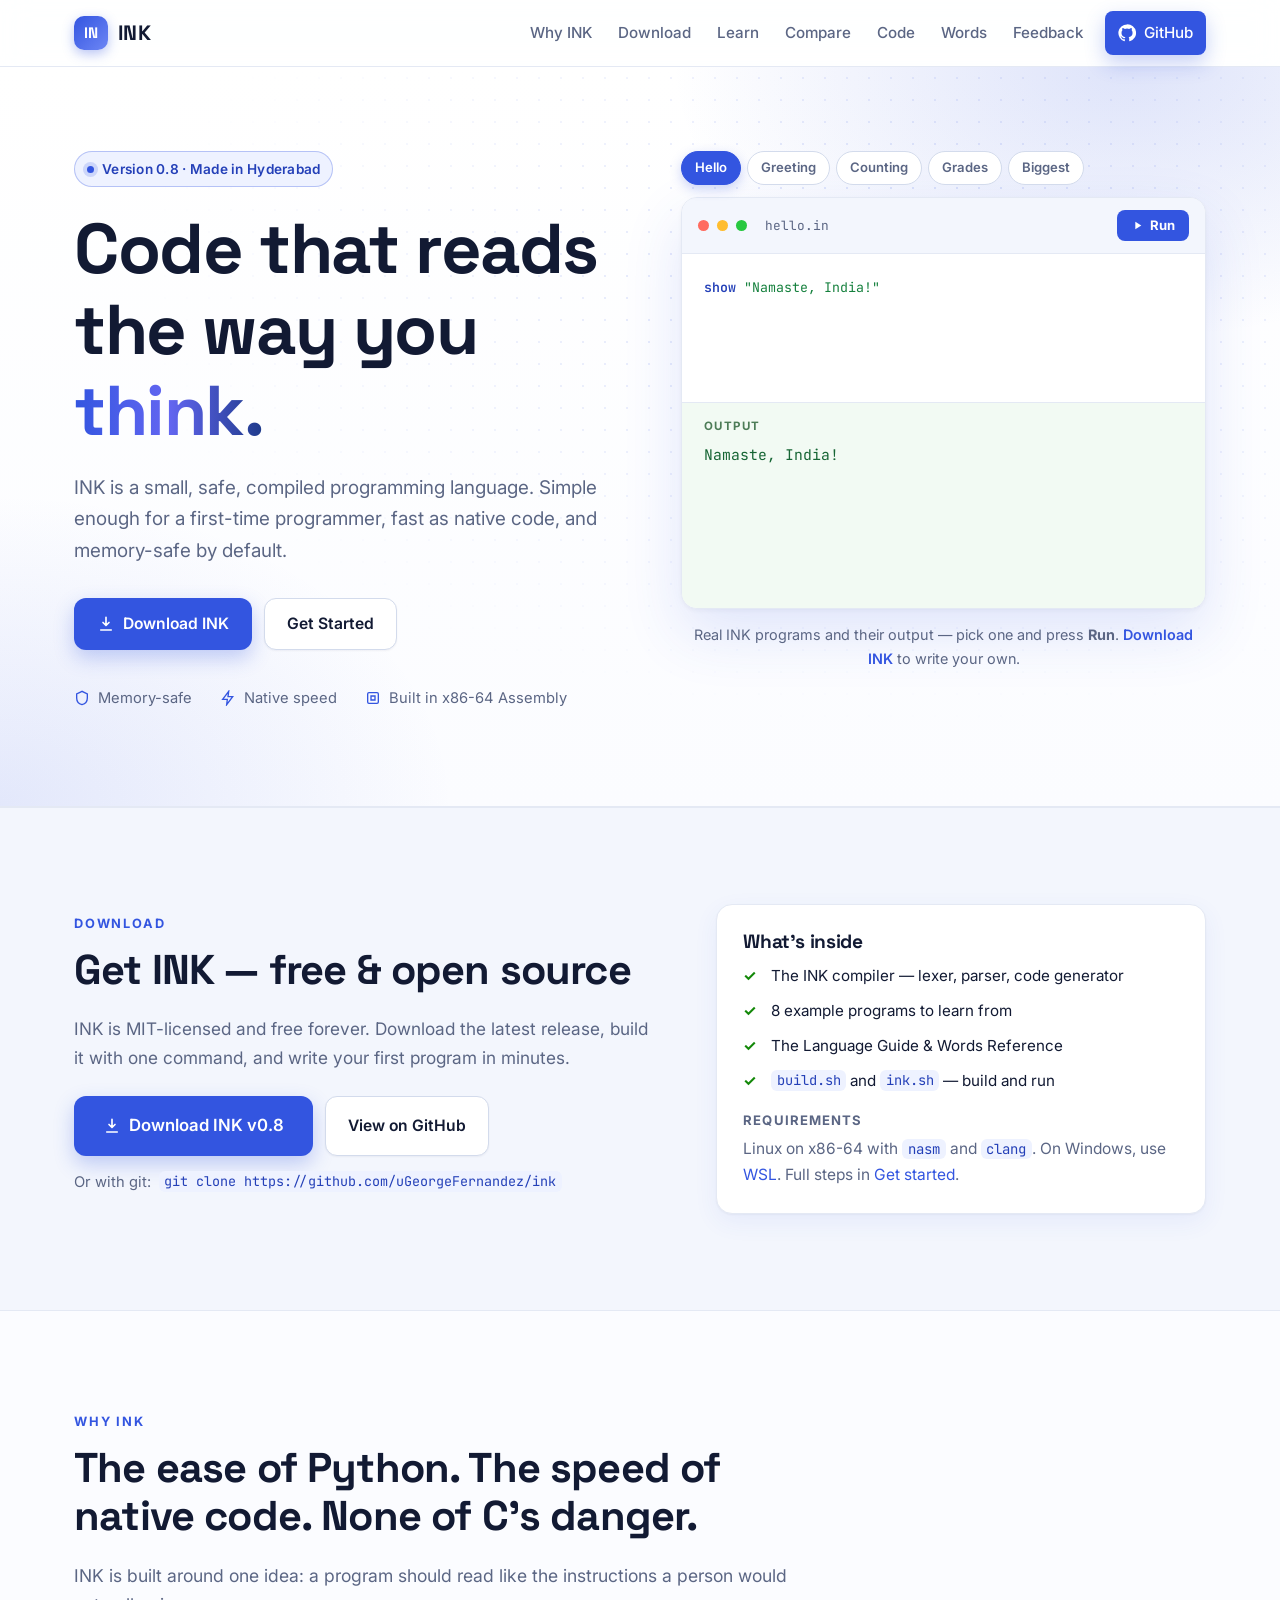
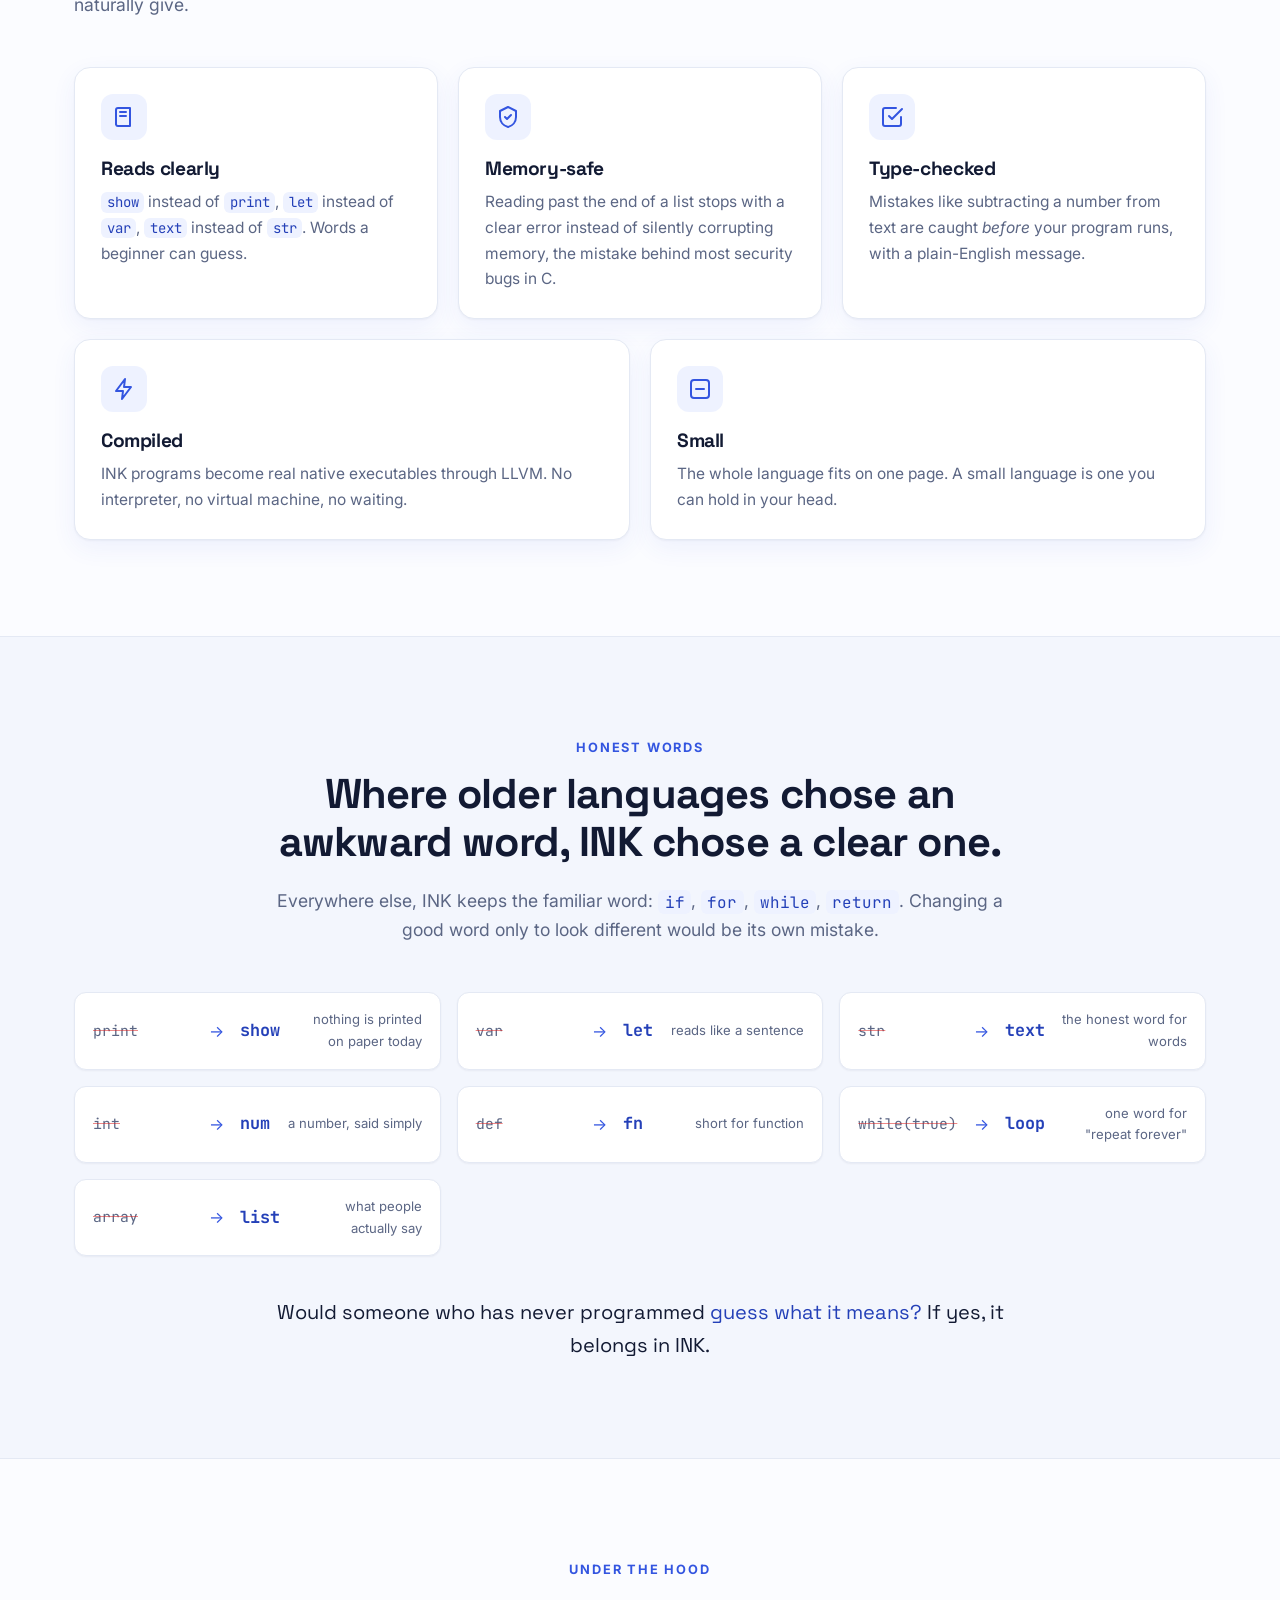
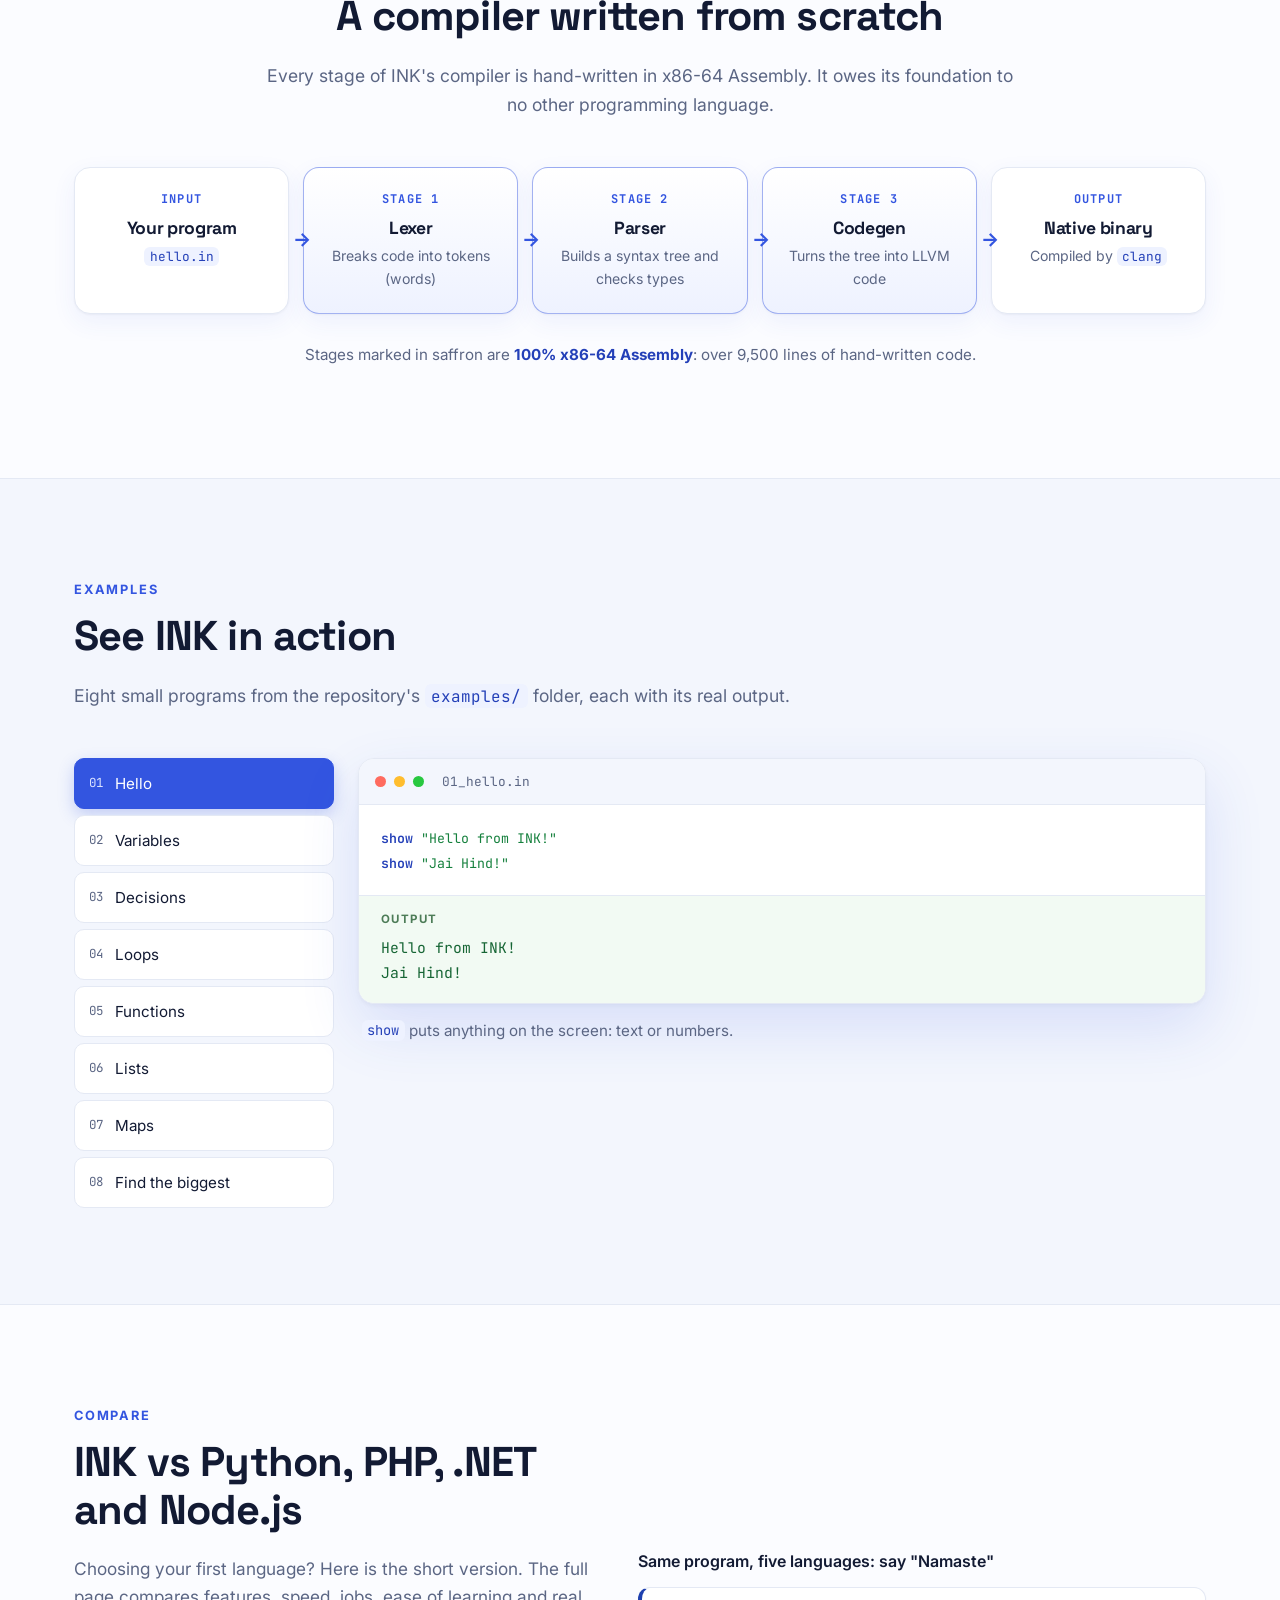
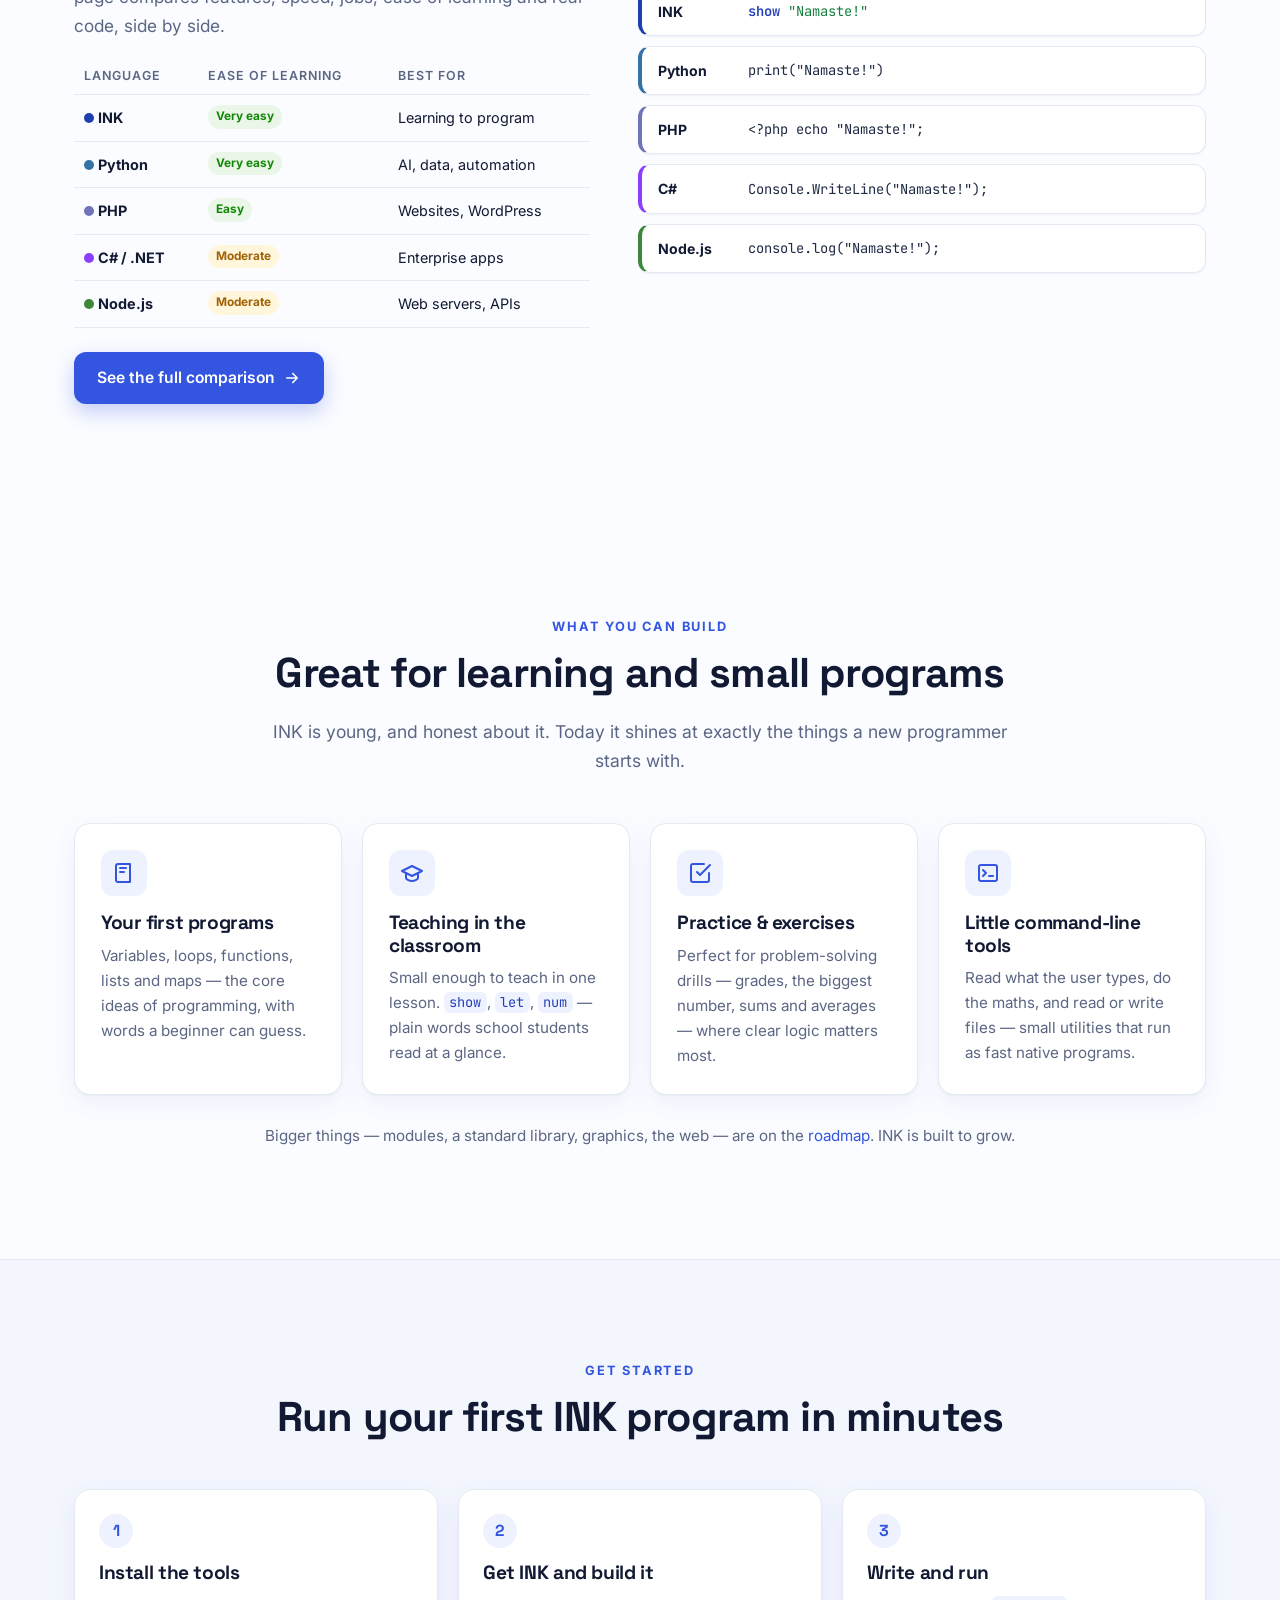
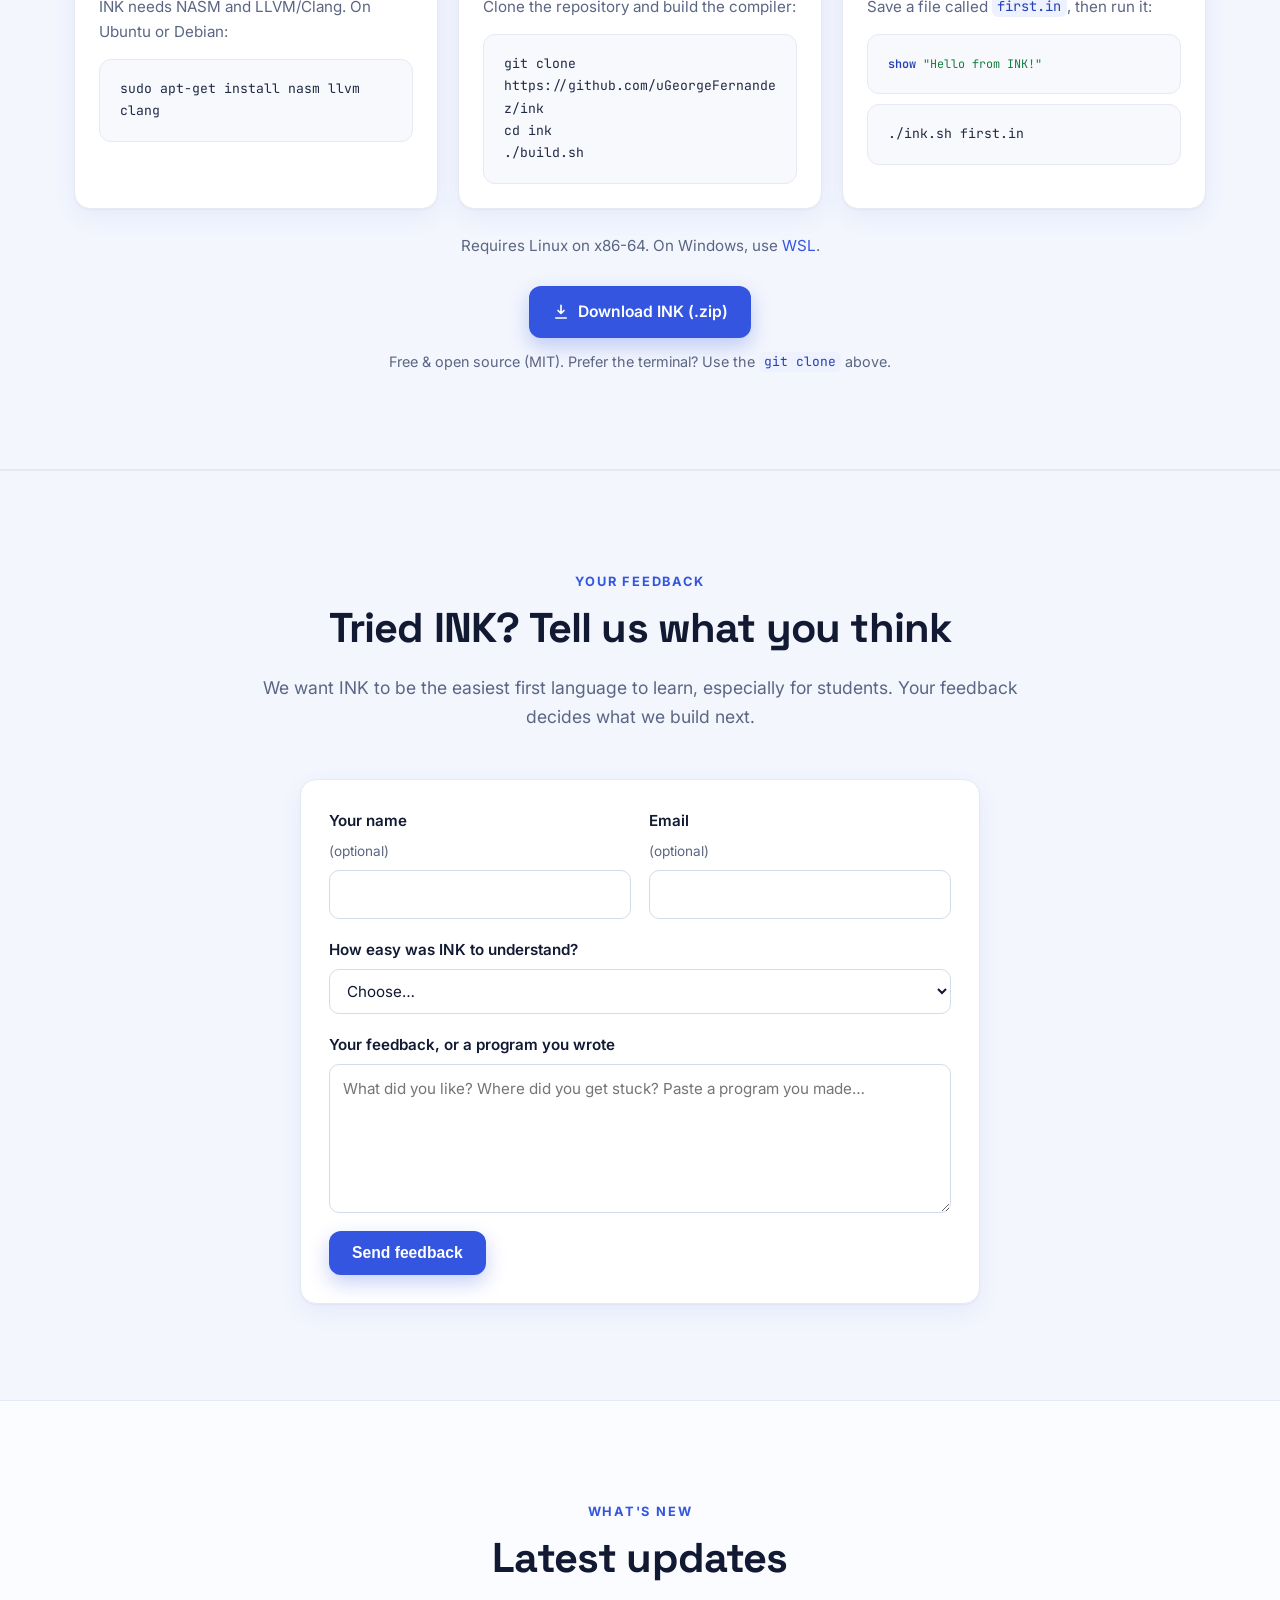
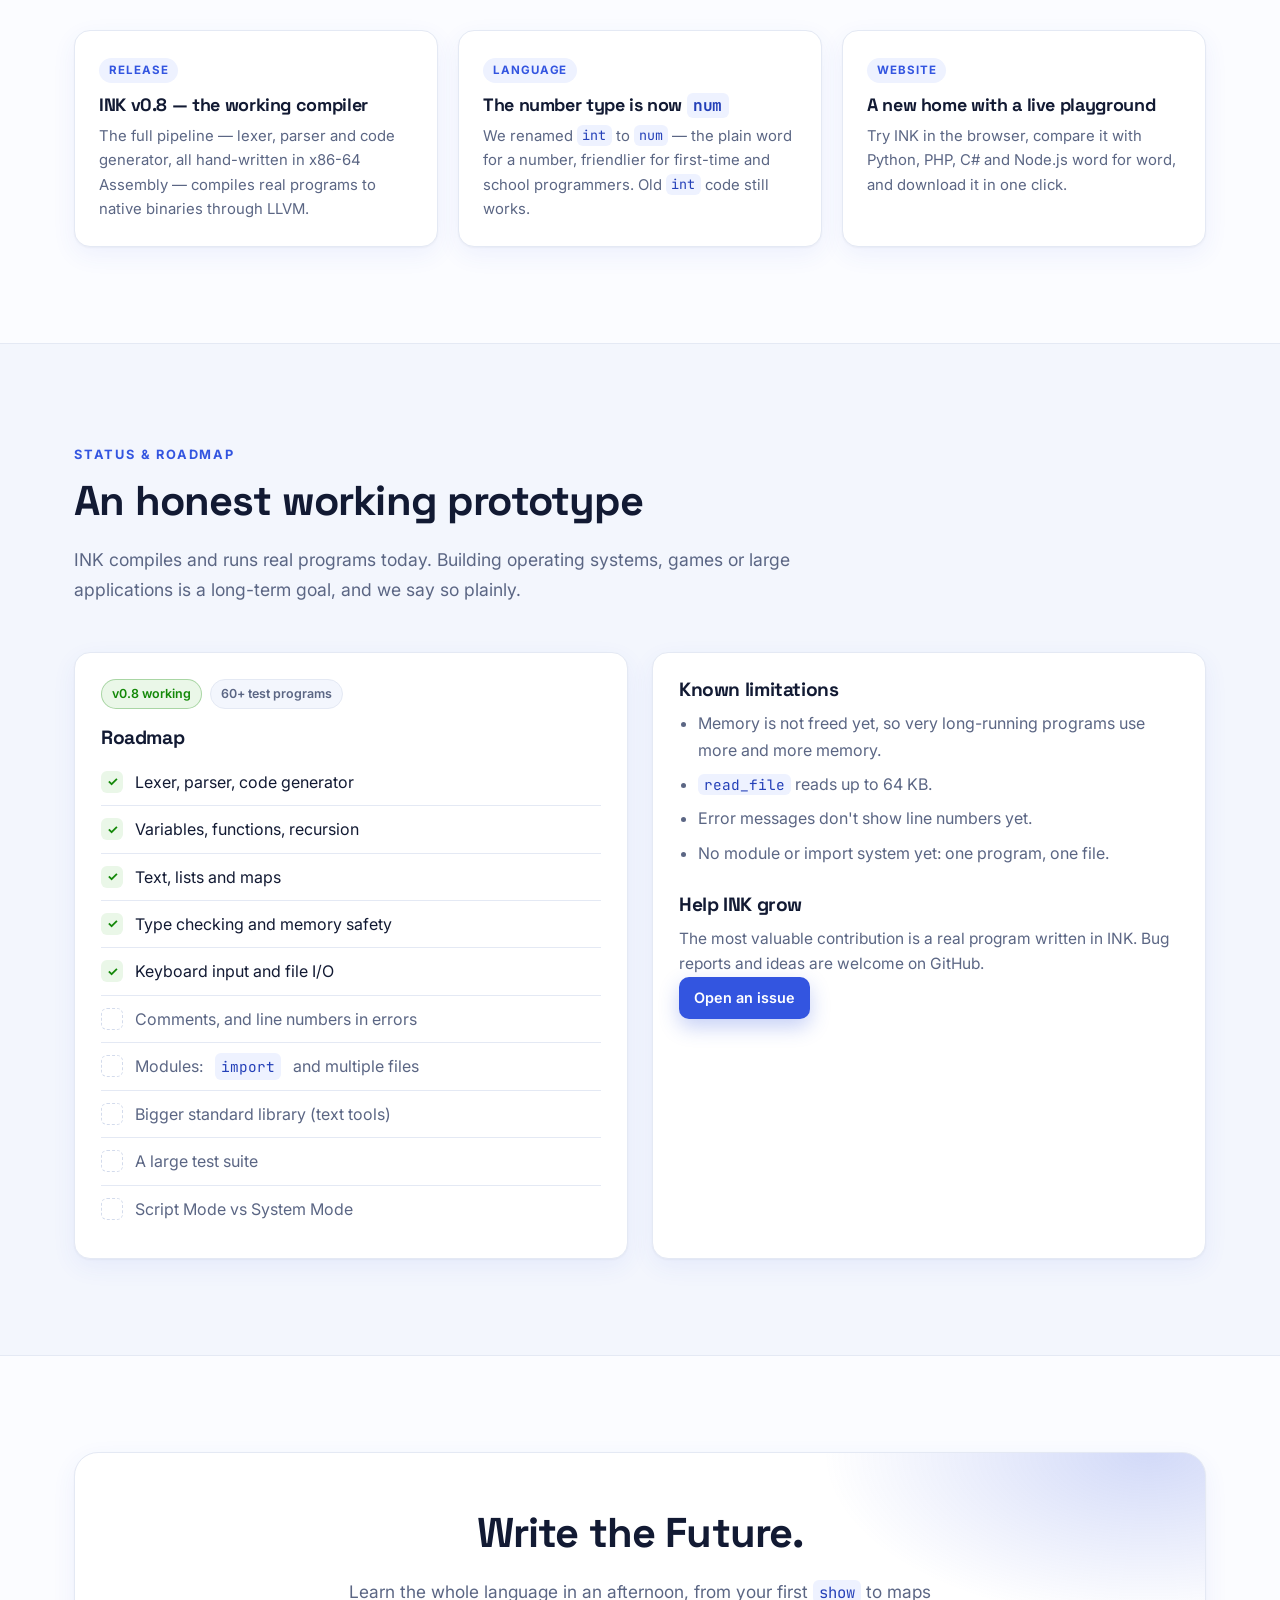
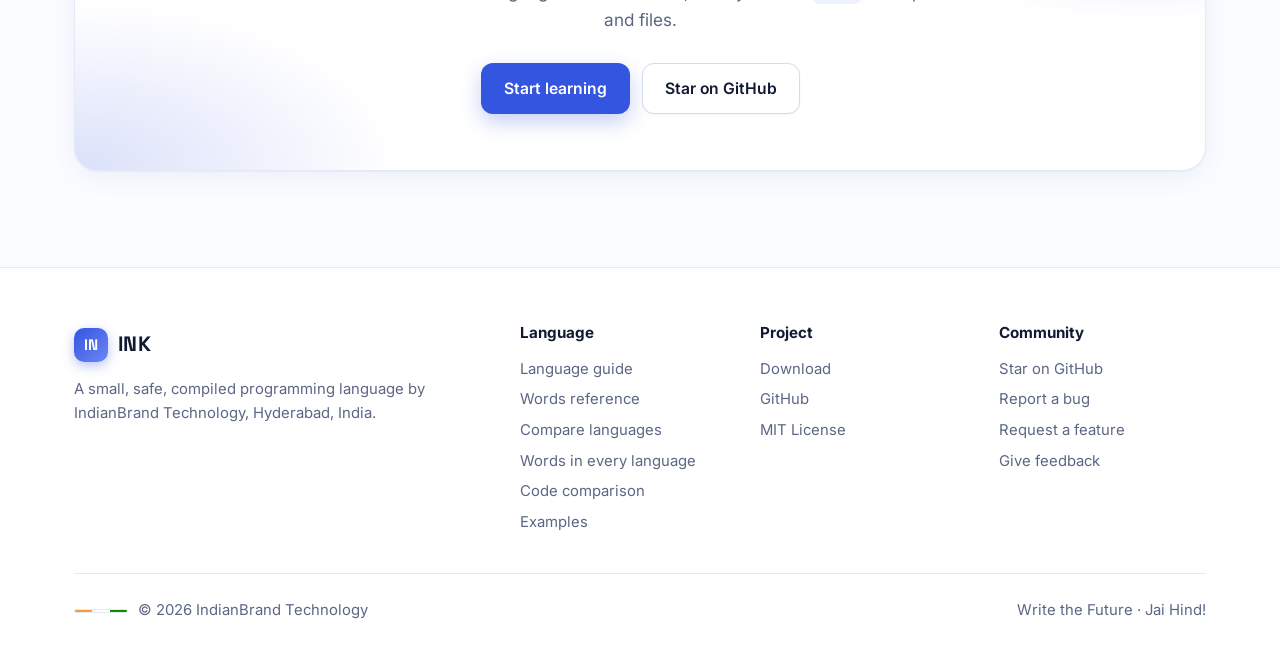
<file: index.html>
<!doctype html>
<html lang="en">
<head>
  <meta charset="utf-8">
  <meta name="viewport" content="width=device-width, initial-scale=1">
  <title>INK — Write the Future</title>
  <meta name="description" content="INK is a small, safe, compiled programming language from IndianBrand Technology, Hyderabad. Code that reads the way you think, compiled to fast native binaries.">
  <meta property="og:type" content="website">
  <meta property="og:url" content="https://ugeorgefernandez.github.io/ink/">
  <meta property="og:title" content="INK — Write the Future">
  <meta property="og:description" content="INK is a small, safe, compiled programming language from IndianBrand Technology, Hyderabad. Code that reads the way you think, compiled to fast native binaries.">
  <meta property="og:image" content="https://ugeorgefernandez.github.io/ink/assets/og-image.jpg">
  <meta property="og:image:width" content="1200">
  <meta property="og:image:height" content="630">
  <meta name="twitter:card" content="summary_large_image">
  <meta name="twitter:title" content="INK — Write the Future">
  <meta name="twitter:description" content="INK is a small, safe, compiled programming language from IndianBrand Technology, Hyderabad. Code that reads the way you think, compiled to fast native binaries.">
  <meta name="twitter:image" content="https://ugeorgefernandez.github.io/ink/assets/og-image.jpg">
  <meta name="theme-color" content="#ffffff">
  <link rel="icon" href="data:image/svg+xml,%3Csvg xmlns='http://www.w3.org/2000/svg' viewBox='0 0 32 32'%3E%3Crect width='32' height='32' rx='8' fill='%233355e0'/%3E%3Ctext x='16' y='22' font-family='Arial' font-weight='800' font-size='16' text-anchor='middle' fill='%23ffffff'%3EIN%3C/text%3E%3C/svg%3E">
  <link rel="preconnect" href="https://fonts.googleapis.com">
  <link rel="preconnect" href="https://fonts.gstatic.com" crossorigin>
  <link href="https://fonts.googleapis.com/css2?family=Inter:wght@400;500;600;700&family=JetBrains+Mono:wght@400;600;700&family=Space+Grotesk:wght@500;600;700&display=swap" rel="stylesheet">
  <link rel="stylesheet" href="assets/style.css">
</head>
<body>

<header class="nav">
  <div class="container nav-inner">
    <a class="brand" href="index.html"><span class="brand-mark">IN</span>INK</a>
    <button class="nav-toggle" aria-label="Open menu" aria-expanded="false">
      <svg viewBox="0 0 24 24" fill="none" stroke="currentColor" stroke-width="2" stroke-linecap="round"><path d="M4 7h16M4 12h16M4 17h16"/></svg>
    </button>
    <nav class="nav-links">
      <a href="#why">Why INK</a>
      <a href="download.html">Download</a>
      <a href="learn.html">Learn</a>
      <a href="compare.html">Compare</a>
      <a href="code.html">Code</a>
      <a href="words.html">Words</a>
      <a href="#feedback">Feedback</a>
      <a class="btn btn-primary btn-sm" href="https://github.com/uGeorgeFernandez/ink">
        <svg viewBox="0 0 24 24" fill="currentColor"><path d="M12 .5a11.5 11.5 0 0 0-3.64 22.41c.58.1.79-.25.79-.56v-2c-3.2.7-3.88-1.37-3.88-1.37-.53-1.33-1.28-1.69-1.28-1.69-1.05-.72.08-.7.08-.7 1.16.08 1.77 1.19 1.77 1.19 1.03 1.77 2.7 1.26 3.36.96.1-.75.4-1.26.73-1.55-2.55-.29-5.24-1.28-5.24-5.69 0-1.26.45-2.29 1.19-3.1-.12-.29-.52-1.46.11-3.05 0 0 .97-.31 3.17 1.18a11 11 0 0 1 5.77 0c2.2-1.49 3.17-1.18 3.17-1.18.63 1.59.23 2.76.11 3.05.74.81 1.19 1.84 1.19 3.1 0 4.42-2.7 5.4-5.26 5.68.41.36.78 1.06.78 2.14v3.17c0 .31.21.67.8.56A11.5 11.5 0 0 0 12 .5Z"/></svg>
        GitHub
      </a>
    </nav>
  </div>
</header>

<!-- Hero -->
<div class="hero">
  <div class="container hero-grid">
    <div>
      <span class="eyebrow"><span class="dot"></span>Version 0.8 · Made in Hyderabad</span>
      <h1>Code that reads<br>the way you <span class="accent">think.</span></h1>
      <p class="lead">INK is a small, safe, compiled programming language. Simple enough for a first-time programmer, fast as native code, and memory-safe by default.</p>
      <div class="hero-cta">
        <a class="btn btn-primary" href="https://github.com/uGeorgeFernandez/ink/archive/refs/heads/main.zip">
          <svg viewBox="0 0 24 24" fill="none" stroke="currentColor" stroke-width="2.2" stroke-linecap="round" stroke-linejoin="round"><path d="M12 3v11M8 10l4 4 4-4M5 20h14"/></svg>
          Download INK
        </a>
        <a class="btn btn-ghost" href="#start">Get Started</a>
      </div>
      <div class="hero-meta">
        <span><svg viewBox="0 0 24 24" fill="none" stroke="currentColor" stroke-width="2" stroke-linecap="round"><path d="M12 2 4 6v6c0 5 3.4 8.8 8 10 4.6-1.2 8-5 8-10V6l-8-4Z"/></svg>Memory-safe</span>
        <span><svg viewBox="0 0 24 24" fill="none" stroke="currentColor" stroke-width="2" stroke-linecap="round"><path d="M13 2 4 14h7l-1 8 9-12h-7l1-8Z"/></svg>Native speed</span>
        <span><svg viewBox="0 0 24 24" fill="none" stroke="currentColor" stroke-width="2" stroke-linecap="round"><rect x="4" y="4" width="16" height="16" rx="2"/><path d="M9 9h6v6H9z"/></svg>Built in x86-64 Assembly</span>
      </div>
    </div>

    <div class="hero-demo">
      <div class="pg-tabs" id="pgTabs" role="tablist" aria-label="Try INK examples"></div>
      <div class="window" id="playground">
        <div class="window-bar">
          <i></i><i></i><i></i>
          <span class="window-title" id="pgFile">hello.in</span>
          <button class="pg-run" id="pgRun" aria-label="Run this program">
            <svg viewBox="0 0 24 24" fill="currentColor"><path d="M8 5v14l11-7z"/></svg>Run
          </button>
        </div>
        <pre><code class="ink" id="pgCode">show "Namaste, India!"</code></pre>
        <div class="output">
          <span class="output-label">Output</span>
          <pre id="pgOut">Namaste, India!</pre>
        </div>
      </div>
      <p class="pg-caption">Real INK programs and their output — pick one and press <b>Run</b>. <a href="#download">Download INK</a> to write your own.</p>
    </div>
  </div>
</div>

<!-- Download -->
<section class="soft" id="download">
  <div class="container">
    <div class="dl-grid">
      <div>
        <span class="kicker">Download</span>
        <h2>Get INK — free &amp; open source</h2>
        <p style="color:var(--text-muted);font-size:1.08rem;max-width:34em">INK is MIT-licensed and free forever. Download the latest release, build it with one command, and write your first program in minutes.</p>
        <div class="dl-cta">
          <a class="btn btn-primary btn-lg" href="https://github.com/uGeorgeFernandez/ink/archive/refs/heads/main.zip">
            <svg viewBox="0 0 24 24" fill="none" stroke="currentColor" stroke-width="2.2" stroke-linecap="round" stroke-linejoin="round"><path d="M12 3v11M8 10l4 4 4-4M5 20h14"/></svg>
            Download INK v0.8
          </a>
          <a class="btn btn-ghost" href="https://github.com/uGeorgeFernandez/ink">View on GitHub</a>
        </div>
        <p class="dl-sub">Or with git:&nbsp; <code>git clone https://github.com/uGeorgeFernandez/ink</code></p>
      </div>
      <div class="card dl-card">
        <h3>What's inside</h3>
        <ul class="dl-list">
          <li>The INK compiler — lexer, parser, code generator</li>
          <li>8 example programs to learn from</li>
          <li>The Language Guide &amp; Words Reference</li>
          <li><code>build.sh</code> and <code>ink.sh</code> — build and run</li>
        </ul>
        <h4>Requirements</h4>
        <p class="dl-req">Linux on x86-64 with <code>nasm</code> and <code>clang</code>. On Windows, use <a href="https://learn.microsoft.com/windows/wsl/install">WSL</a>. Full steps in <a href="#start">Get started</a>.</p>
      </div>
    </div>
  </div>
</section>

<!-- Why -->
<section id="why">
  <div class="container">
    <div class="section-head">
      <span class="kicker">Why INK</span>
      <h2>The ease of Python. The speed of native code. None of C's danger.</h2>
      <p>INK is built around one idea: a program should read like the instructions a person would naturally give.</p>
    </div>
    <div class="features">
      <div class="card">
        <div class="icon"><svg viewBox="0 0 24 24" fill="none" stroke="currentColor" stroke-width="2" stroke-linecap="round" stroke-linejoin="round"><path d="M4 19.5V5a2 2 0 0 1 2-2h12v18H6a2 2 0 0 1-2-1.5Z"/><path d="M8 7h6M8 11h6"/></svg></div>
        <h3>Reads clearly</h3>
        <p><code>show</code> instead of <code>print</code>, <code>let</code> instead of <code>var</code>, <code>text</code> instead of <code>str</code>. Words a beginner can guess.</p>
      </div>
      <div class="card">
        <div class="icon"><svg viewBox="0 0 24 24" fill="none" stroke="currentColor" stroke-width="2" stroke-linecap="round" stroke-linejoin="round"><path d="M12 2 4 6v6c0 5 3.4 8.8 8 10 4.6-1.2 8-5 8-10V6l-8-4Z"/><path d="m9 12 2 2 4-4"/></svg></div>
        <h3>Memory-safe</h3>
        <p>Reading past the end of a list stops with a clear error instead of silently corrupting memory, the mistake behind most security bugs in C.</p>
      </div>
      <div class="card">
        <div class="icon"><svg viewBox="0 0 24 24" fill="none" stroke="currentColor" stroke-width="2" stroke-linecap="round" stroke-linejoin="round"><path d="M9 11l3 3L22 4"/><path d="M21 12v7a2 2 0 0 1-2 2H5a2 2 0 0 1-2-2V5a2 2 0 0 1 2-2h11"/></svg></div>
        <h3>Type-checked</h3>
        <p>Mistakes like subtracting a number from text are caught <em>before</em> your program runs, with a plain-English message.</p>
      </div>
      <div class="card">
        <div class="icon"><svg viewBox="0 0 24 24" fill="none" stroke="currentColor" stroke-width="2" stroke-linecap="round" stroke-linejoin="round"><path d="M13 2 4 14h7l-1 8 9-12h-7l1-8Z"/></svg></div>
        <h3>Compiled</h3>
        <p>INK programs become real native executables through LLVM. No interpreter, no virtual machine, no waiting.</p>
      </div>
      <div class="card">
        <div class="icon"><svg viewBox="0 0 24 24" fill="none" stroke="currentColor" stroke-width="2" stroke-linecap="round" stroke-linejoin="round"><rect x="3" y="3" width="18" height="18" rx="3"/><path d="M8 12h8"/></svg></div>
        <h3>Small</h3>
        <p>The whole language fits on one page. A small language is one you can hold in your head.</p>
      </div>
    </div>
  </div>
</section>

<!-- Words -->
<section class="soft" id="words">
  <div class="container">
    <div class="section-head center">
      <span class="kicker">Honest words</span>
      <h2>Where older languages chose an awkward word, INK chose a clear one.</h2>
      <p>Everywhere else, INK keeps the familiar word: <code>if</code>, <code>for</code>, <code>while</code>, <code>return</code>. Changing a good word only to look different would be its own mistake.</p>
    </div>
    <div class="words">
      <div class="word"><span class="old">print</span><span class="arrow">→</span><span class="new">show</span><span class="why">nothing is printed on paper today</span></div>
      <div class="word"><span class="old">var</span><span class="arrow">→</span><span class="new">let</span><span class="why">reads like a sentence</span></div>
      <div class="word"><span class="old">str</span><span class="arrow">→</span><span class="new">text</span><span class="why">the honest word for words</span></div>
      <div class="word"><span class="old">int</span><span class="arrow">→</span><span class="new">num</span><span class="why">a number, said simply</span></div>
      <div class="word"><span class="old">def</span><span class="arrow">→</span><span class="new">fn</span><span class="why">short for function</span></div>
      <div class="word"><span class="old">while(true)</span><span class="arrow">→</span><span class="new">loop</span><span class="why">one word for "repeat forever"</span></div>
      <div class="word"><span class="old">array</span><span class="arrow">→</span><span class="new">list</span><span class="why">what people actually say</span></div>
    </div>
    <p class="quote">Would someone who has never programmed <span>guess what it means?</span> If yes, it belongs in INK.</p>
  </div>
</section>

<!-- How it works -->
<section id="how">
  <div class="container">
    <div class="section-head center">
      <span class="kicker">Under the hood</span>
      <h2>A compiler written from scratch</h2>
      <p>Every stage of INK's compiler is hand-written in x86-64 Assembly. It owes its foundation to no other programming language.</p>
    </div>
    <div class="pipeline">
      <div class="stage"><div class="num">INPUT</div><h3>Your program</h3><p><code>hello.in</code></p></div>
      <div class="stage asm"><div class="num">STAGE 1</div><h3>Lexer</h3><p>Breaks code into tokens (words)</p></div>
      <div class="stage asm"><div class="num">STAGE 2</div><h3>Parser</h3><p>Builds a syntax tree and checks types</p></div>
      <div class="stage asm"><div class="num">STAGE 3</div><h3>Codegen</h3><p>Turns the tree into LLVM code</p></div>
      <div class="stage"><div class="num">OUTPUT</div><h3>Native binary</h3><p>Compiled by <code>clang</code></p></div>
    </div>
    <p class="pipeline-note">Stages marked in saffron are <b>100% x86-64 Assembly</b>: over 9,500 lines of hand-written code.</p>
  </div>
</section>

<!-- Examples -->
<section class="soft" id="examples">
  <div class="container">
    <div class="section-head">
      <span class="kicker">Examples</span>
      <h2>See INK in action</h2>
      <p>Eight small programs from the repository's <code>examples/</code> folder, each with its real output.</p>
    </div>
    <div class="examples">
      <div class="ex-tabs" role="tablist">
        <button class="ex-tab active" data-target="ex1" role="tab" aria-selected="true"><span class="n">01</span>Hello</button>
        <button class="ex-tab" data-target="ex2" role="tab"><span class="n">02</span>Variables</button>
        <button class="ex-tab" data-target="ex3" role="tab"><span class="n">03</span>Decisions</button>
        <button class="ex-tab" data-target="ex4" role="tab"><span class="n">04</span>Loops</button>
        <button class="ex-tab" data-target="ex5" role="tab"><span class="n">05</span>Functions</button>
        <button class="ex-tab" data-target="ex6" role="tab"><span class="n">06</span>Lists</button>
        <button class="ex-tab" data-target="ex7" role="tab"><span class="n">07</span>Maps</button>
        <button class="ex-tab" data-target="ex8" role="tab"><span class="n">08</span>Find the biggest</button>
      </div>
      <div>
        <div class="ex-panel active" id="ex1">
          <div class="window">
            <div class="window-bar"><i></i><i></i><i></i><span class="window-title">01_hello.in</span></div>
            <pre><code class="ink">show "Hello from INK!"
show "Jai Hind!"</code></pre>
            <div class="output"><span class="output-label">Output</span><pre>Hello from INK!
Jai Hind!</pre></div>
          </div>
          <p class="desc"><code>show</code> puts anything on the screen: text or numbers.</p>
        </div>
        <div class="ex-panel" id="ex2">
          <div class="window">
            <div class="window-bar"><i></i><i></i><i></i><span class="window-title">02_variables.in</span></div>
            <pre><code class="ink">let name = "George"
let age = 30
show "Name: " + name
show "Age: " + age</code></pre>
            <div class="output"><span class="output-label">Output</span><pre>Name: George
Age: 30</pre></div>
          </div>
          <p class="desc"><code>let</code> stores a value. Adding a number to text turns it into text automatically.</p>
        </div>
        <div class="ex-panel" id="ex3">
          <div class="window">
            <div class="window-bar"><i></i><i></i><i></i><span class="window-title">03_decisions.in</span></div>
            <pre><code class="ink">let marks = 75
if marks &gt; 90 {
    show "Grade A"
} else if marks &gt; 60 {
    show "Grade B"
} else {
    show "Fail"
}</code></pre>
            <div class="output"><span class="output-label">Output</span><pre>Grade B</pre></div>
          </div>
          <p class="desc"><code>if</code>, <code>else if</code> and <code>else</code> read exactly like plain English.</p>
        </div>
        <div class="ex-panel" id="ex4">
          <div class="window">
            <div class="window-bar"><i></i><i></i><i></i><span class="window-title">04_loops.in</span></div>
            <pre><code class="ink">for i in 0..5 {
    show i
}</code></pre>
            <div class="output"><span class="output-label">Output</span><pre>0
1
2
3
4</pre></div>
          </div>
          <p class="desc">The range <code>0..5</code> counts up to, but not including, 5.</p>
        </div>
        <div class="ex-panel" id="ex5">
          <div class="window">
            <div class="window-bar"><i></i><i></i><i></i><span class="window-title">05_functions.in</span></div>
            <pre><code class="ink">fn add(a: num, b: num) -&gt; num {
    return a + b
}
show add(5, 3)</code></pre>
            <div class="output"><span class="output-label">Output</span><pre>8</pre></div>
          </div>
          <p class="desc"><code>fn</code> defines a function. <code>-&gt;</code> reads as "gives back".</p>
        </div>
        <div class="ex-panel" id="ex6">
          <div class="window">
            <div class="window-bar"><i></i><i></i><i></i><span class="window-title">06_lists.in</span></div>
            <pre><code class="ink">let scores = [10, 20, 30, 40]
show len(scores)
show sum(scores)
show scores[0]</code></pre>
            <div class="output"><span class="output-label">Output</span><pre>4
100
10</pre></div>
          </div>
          <p class="desc">Lists hold values in order. Positions start at 0, and <code>len</code> and <code>sum</code> are built in.</p>
        </div>
        <div class="ex-panel" id="ex7">
          <div class="window">
            <div class="window-bar"><i></i><i></i><i></i><span class="window-title">07_maps.in</span></div>
            <pre><code class="ink">let city = {"George": "Hyderabad", "Priya": "Delhi"}
show city["George"]
show "Priya lives in " + city["Priya"]</code></pre>
            <div class="output"><span class="output-label">Output</span><pre>Hyderabad
Priya lives in Delhi</pre></div>
          </div>
          <p class="desc">Maps look up a value by name instead of by position.</p>
        </div>
        <div class="ex-panel" id="ex8">
          <div class="window">
            <div class="window-bar"><i></i><i></i><i></i><span class="window-title">08_biggest.in</span></div>
            <pre><code class="ink">fn biggest(xs: list) -&gt; num {
    let best = xs[0]
    let i = 1
    while i &lt; len(xs) {
        best = max(best, xs[i])
        i = i + 1
    }
    return best
}
let data = [3, 9, 2, 15, 7]
show biggest(data)</code></pre>
            <div class="output"><span class="output-label">Output</span><pre>15</pre></div>
          </div>
          <p class="desc">A real little program: functions, lists, a <code>while</code> loop and the built-in <code>max</code>.</p>
        </div>
      </div>
    </div>
  </div>
</section>

<!-- Compare teaser -->
<section id="compare">
  <div class="container compare-teaser">
    <div>
      <span class="kicker">Compare</span>
      <h2>INK vs Python, PHP, .NET and Node.js</h2>
      <p style="color:var(--text-muted);font-size:1.08rem">Choosing your first language? Here is the short version. The full page compares features, speed, jobs, ease of learning and real code, side by side.</p>
      <table class="mini-table">
        <thead><tr><th>Language</th><th>Ease of learning</th><th>Best for</th></tr></thead>
        <tbody>
          <tr class="c-ink"><td><span class="lang-dot"></span> <b>INK</b></td><td><span class="lvl hi">Very easy</span></td><td>Learning to program</td></tr>
          <tr class="c-py"><td><span class="lang-dot"></span> <b>Python</b></td><td><span class="lvl hi">Very easy</span></td><td>AI, data, automation</td></tr>
          <tr class="c-php"><td><span class="lang-dot"></span> <b>PHP</b></td><td><span class="lvl hi">Easy</span></td><td>Websites, WordPress</td></tr>
          <tr class="c-cs"><td><span class="lang-dot"></span> <b>C# / .NET</b></td><td><span class="lvl mid">Moderate</span></td><td>Enterprise apps</td></tr>
          <tr class="c-node"><td><span class="lang-dot"></span> <b>Node.js</b></td><td><span class="lvl mid">Moderate</span></td><td>Web servers, APIs</td></tr>
        </tbody>
      </table>
      <p style="margin-top:24px"><a class="btn btn-primary" href="compare.html">See the full comparison
        <svg viewBox="0 0 24 24" fill="none" stroke="currentColor" stroke-width="2.2" stroke-linecap="round" stroke-linejoin="round"><path d="M5 12h14M13 6l6 6-6 6"/></svg></a></p>
    </div>
    <div>
      <p style="font-weight:600;margin-bottom:12px">Same program, five languages: say "Namaste"</p>
      <div class="teaser-list">
        <div class="teaser-row c-ink"><b>INK</b><code class="ink">show "Namaste!"</code></div>
        <div class="teaser-row c-py"><b>Python</b><code>print("Namaste!")</code></div>
        <div class="teaser-row c-php"><b>PHP</b><code>&lt;?php echo "Namaste!";</code></div>
        <div class="teaser-row c-cs"><b>C#</b><code>Console.WriteLine("Namaste!");</code></div>
        <div class="teaser-row c-node"><b>Node.js</b><code>console.log("Namaste!");</code></div>
      </div>
    </div>
  </div>
</section>

<!-- What you can build -->
<section id="build">
  <div class="container">
    <div class="section-head center">
      <span class="kicker">What you can build</span>
      <h2>Great for learning and small programs</h2>
      <p>INK is young, and honest about it. Today it shines at exactly the things a new programmer starts with.</p>
    </div>
    <div class="use-grid">
      <div class="card use-card">
        <div class="icon"><svg viewBox="0 0 24 24" fill="none" stroke="currentColor" stroke-width="2" stroke-linecap="round" stroke-linejoin="round"><path d="M4 19.5V5a2 2 0 0 1 2-2h12v18H6a2 2 0 0 1-2-1.5Z"/><path d="M8 7h6M8 11h4"/></svg></div>
        <h3>Your first programs</h3>
        <p>Variables, loops, functions, lists and maps — the core ideas of programming, with words a beginner can guess.</p>
      </div>
      <div class="card use-card">
        <div class="icon"><svg viewBox="0 0 24 24" fill="none" stroke="currentColor" stroke-width="2" stroke-linecap="round" stroke-linejoin="round"><path d="M22 10 12 5 2 10l10 5 10-5Z"/><path d="M6 12v5c0 1 3 3 6 3s6-2 6-3v-5"/></svg></div>
        <h3>Teaching in the classroom</h3>
        <p>Small enough to teach in one lesson. <code>show</code>, <code>let</code>, <code>num</code> — plain words school students read at a glance.</p>
      </div>
      <div class="card use-card">
        <div class="icon"><svg viewBox="0 0 24 24" fill="none" stroke="currentColor" stroke-width="2" stroke-linecap="round" stroke-linejoin="round"><path d="M9 11l3 3L22 4"/><path d="M21 12v7a2 2 0 0 1-2 2H5a2 2 0 0 1-2-2V5a2 2 0 0 1 2-2h11"/></svg></div>
        <h3>Practice &amp; exercises</h3>
        <p>Perfect for problem-solving drills — grades, the biggest number, sums and averages — where clear logic matters most.</p>
      </div>
      <div class="card use-card">
        <div class="icon"><svg viewBox="0 0 24 24" fill="none" stroke="currentColor" stroke-width="2" stroke-linecap="round" stroke-linejoin="round"><rect x="3" y="4" width="18" height="16" rx="2"/><path d="m7 9 3 3-3 3M13 15h4"/></svg></div>
        <h3>Little command-line tools</h3>
        <p>Read what the user types, do the maths, and read or write files — small utilities that run as fast native programs.</p>
      </div>
    </div>
    <p class="use-note">Bigger things — modules, a standard library, graphics, the web — are on the <a href="#roadmap">roadmap</a>. INK is built to grow.</p>
  </div>
</section>

<!-- Get started -->
<section class="soft" id="start">
  <div class="container">
    <div class="section-head center">
      <span class="kicker">Get started</span>
      <h2>Run your first INK program in minutes</h2>
    </div>
    <div class="steps">
      <div class="step">
        <h3>Install the tools</h3>
        <p>INK needs NASM and LLVM/Clang. On Ubuntu or Debian:</p>
        <pre class="code">sudo apt-get install nasm llvm clang</pre>
      </div>
      <div class="step">
        <h3>Get INK and build it</h3>
        <p>Clone the repository and build the compiler:</p>
        <pre class="code">git clone https://github.com/uGeorgeFernandez/ink
cd ink
./build.sh</pre>
      </div>
      <div class="step">
        <h3>Write and run</h3>
        <p>Save a file called <code>first.in</code>, then run it:</p>
        <pre class="code"><code class="ink">show "Hello from INK!"</code></pre>
        <pre class="code" style="margin-top:10px">./ink.sh first.in</pre>
      </div>
    </div>
    <p class="req">Requires Linux on x86-64. On Windows, use <a href="https://learn.microsoft.com/windows/wsl/install">WSL</a>.</p>
    <div class="dl-row">
      <a class="btn btn-primary" href="https://github.com/uGeorgeFernandez/ink/archive/refs/heads/main.zip">
        <svg viewBox="0 0 24 24" fill="none" stroke="currentColor" stroke-width="2.2" stroke-linecap="round" stroke-linejoin="round"><path d="M12 3v11M8 10l4 4 4-4M5 20h14"/></svg>
        Download INK (.zip)
      </a>
      <p class="dl-note">Free &amp; open source (MIT). Prefer the terminal? Use the <code>git clone</code> above.</p>
    </div>
  </div>
</section>

<!-- Feedback -->
<section class="soft" id="feedback">
  <div class="container">
    <div class="section-head center">
      <span class="kicker">Your feedback</span>
      <h2>Tried INK? Tell us what you think</h2>
      <p>We want INK to be the easiest first language to learn, especially for students. Your feedback decides what we build next.</p>
    </div>
    <form class="feedback-form" id="feedbackForm" novalidate>
      <div class="ff-row">
        <label>Your name <span class="opt">(optional)</span>
          <input type="text" name="name" autocomplete="name">
        </label>
        <label>Email <span class="opt">(optional)</span>
          <input type="email" name="email" autocomplete="email">
        </label>
      </div>
      <label>How easy was INK to understand?
        <select name="rating">
          <option value="">Choose…</option>
          <option>Very easy</option>
          <option>Easy</option>
          <option>Okay</option>
          <option>Hard</option>
        </select>
      </label>
      <label>Your feedback, or a program you wrote
        <textarea name="message" rows="5" placeholder="What did you like? Where did you get stuck? Paste a program you made…"></textarea>
      </label>
      <div class="ff-actions">
        <button type="submit" class="btn btn-primary">Send feedback</button>
        <span class="ff-note" id="ffNote"></span>
      </div>
    </form>
  </div>
</section>

<!-- What's new -->
<section id="news">
  <div class="container">
    <div class="section-head center">
      <span class="kicker">What's new</span>
      <h2>Latest updates</h2>
    </div>
    <div class="news-list">
      <article class="news-item">
        <span class="news-tag">Release</span>
        <h3>INK v0.8 — the working compiler</h3>
        <p>The full pipeline — lexer, parser and code generator, all hand-written in x86-64 Assembly — compiles real programs to native binaries through LLVM.</p>
      </article>
      <article class="news-item">
        <span class="news-tag">Language</span>
        <h3>The number type is now <code>num</code></h3>
        <p>We renamed <code>int</code> to <code>num</code> — the plain word for a number, friendlier for first-time and school programmers. Old <code>int</code> code still works.</p>
      </article>
      <article class="news-item">
        <span class="news-tag">Website</span>
        <h3>A new home with a live playground</h3>
        <p>Try INK in the browser, compare it with Python, PHP, C# and Node.js word for word, and download it in one click.</p>
      </article>
    </div>
  </div>
</section>

<!-- Status & roadmap -->
<section class="soft" id="roadmap">
  <div class="container">
    <div class="section-head">
      <span class="kicker">Status &amp; roadmap</span>
      <h2>An honest working prototype</h2>
      <p>INK compiles and runs real programs today. Building operating systems, games or large applications is a long-term goal, and we say so plainly.</p>
    </div>
    <div class="status-grid">
      <div class="card">
        <div class="badge-row"><span class="pill ok">v0.8 working</span><span class="pill">60+ test programs</span></div>
        <h3>Roadmap</h3>
        <ul class="roadmap">
          <li class="done"><span class="chk">✓</span>Lexer, parser, code generator</li>
          <li class="done"><span class="chk">✓</span>Variables, functions, recursion</li>
          <li class="done"><span class="chk">✓</span>Text, lists and maps</li>
          <li class="done"><span class="chk">✓</span>Type checking and memory safety</li>
          <li class="done"><span class="chk">✓</span>Keyboard input and file I/O</li>
          <li class="todo"><span class="chk"></span>Comments, and line numbers in errors</li>
          <li class="todo"><span class="chk"></span>Modules: <code>import</code> and multiple files</li>
          <li class="todo"><span class="chk"></span>Bigger standard library (text tools)</li>
          <li class="todo"><span class="chk"></span>A large test suite</li>
          <li class="todo"><span class="chk"></span>Script Mode vs System Mode</li>
        </ul>
      </div>
      <div class="card">
        <h3>Known limitations</h3>
        <ul class="limits">
          <li>Memory is not freed yet, so very long-running programs use more and more memory.</li>
          <li><code>read_file</code> reads up to 64 KB.</li>
          <li>Error messages don't show line numbers yet.</li>
          <li>No module or import system yet: one program, one file.</li>
        </ul>
        <h3 style="margin-top:28px">Help INK grow</h3>
        <p class="muted" style="color:var(--text-muted)">The most valuable contribution is a real program written in INK. Bug reports and ideas are welcome on GitHub.</p>
        <a class="btn btn-primary btn-sm" href="https://github.com/uGeorgeFernandez/ink/issues">Open an issue</a>
      </div>
    </div>
  </div>
</section>

<!-- CTA -->
<section>
  <div class="container">
    <div class="cta-band">
      <h2>Write the Future.</h2>
      <p>Learn the whole language in an afternoon, from your first <code>show</code> to maps and files.</p>
      <div class="hero-cta">
        <a class="btn btn-primary" href="learn.html">Start learning</a>
        <a class="btn btn-ghost" href="https://github.com/uGeorgeFernandez/ink">Star on GitHub</a>
      </div>
    </div>
  </div>
</section>

<footer>
  <div class="container">
    <div class="foot-grid">
      <div>
        <a class="brand" href="index.html"><span class="brand-mark">IN</span>INK</a>
        <p>A small, safe, compiled programming language by IndianBrand Technology, Hyderabad, India.</p>
      </div>
      <div>
        <h4>Language</h4>
        <a href="learn.html">Language guide</a>
        <a href="learn.html#reference">Words reference</a>
        <a href="compare.html">Compare languages</a>
        <a href="words.html">Words in every language</a>
        <a href="code.html">Code comparison</a>
        <a href="#examples">Examples</a>
      </div>
      <div>
        <h4>Project</h4>
        <a href="download.html">Download</a>
        <a href="https://github.com/uGeorgeFernandez/ink">GitHub</a>
        <a href="https://github.com/uGeorgeFernandez/ink/blob/main/LICENSE">MIT License</a>
      </div>
      <div>
        <h4>Community</h4>
        <a href="https://github.com/uGeorgeFernandez/ink">Star on GitHub</a>
        <a href="https://github.com/uGeorgeFernandez/ink/issues">Report a bug</a>
        <a href="https://github.com/uGeorgeFernandez/ink/issues/new">Request a feature</a>
        <a href="index.html#feedback">Give feedback</a>
      </div>
    </div>
    <div class="foot-bottom">
      <span><span class="tricolor"><i></i><i></i><i></i></span>© <span id="year">2026</span> IndianBrand Technology</span>
      <span>Write the Future · Jai Hind!</span>
    </div>
  </div>
</footer>

<script src="assets/site.js"></script>
</body>
</html>
</file>
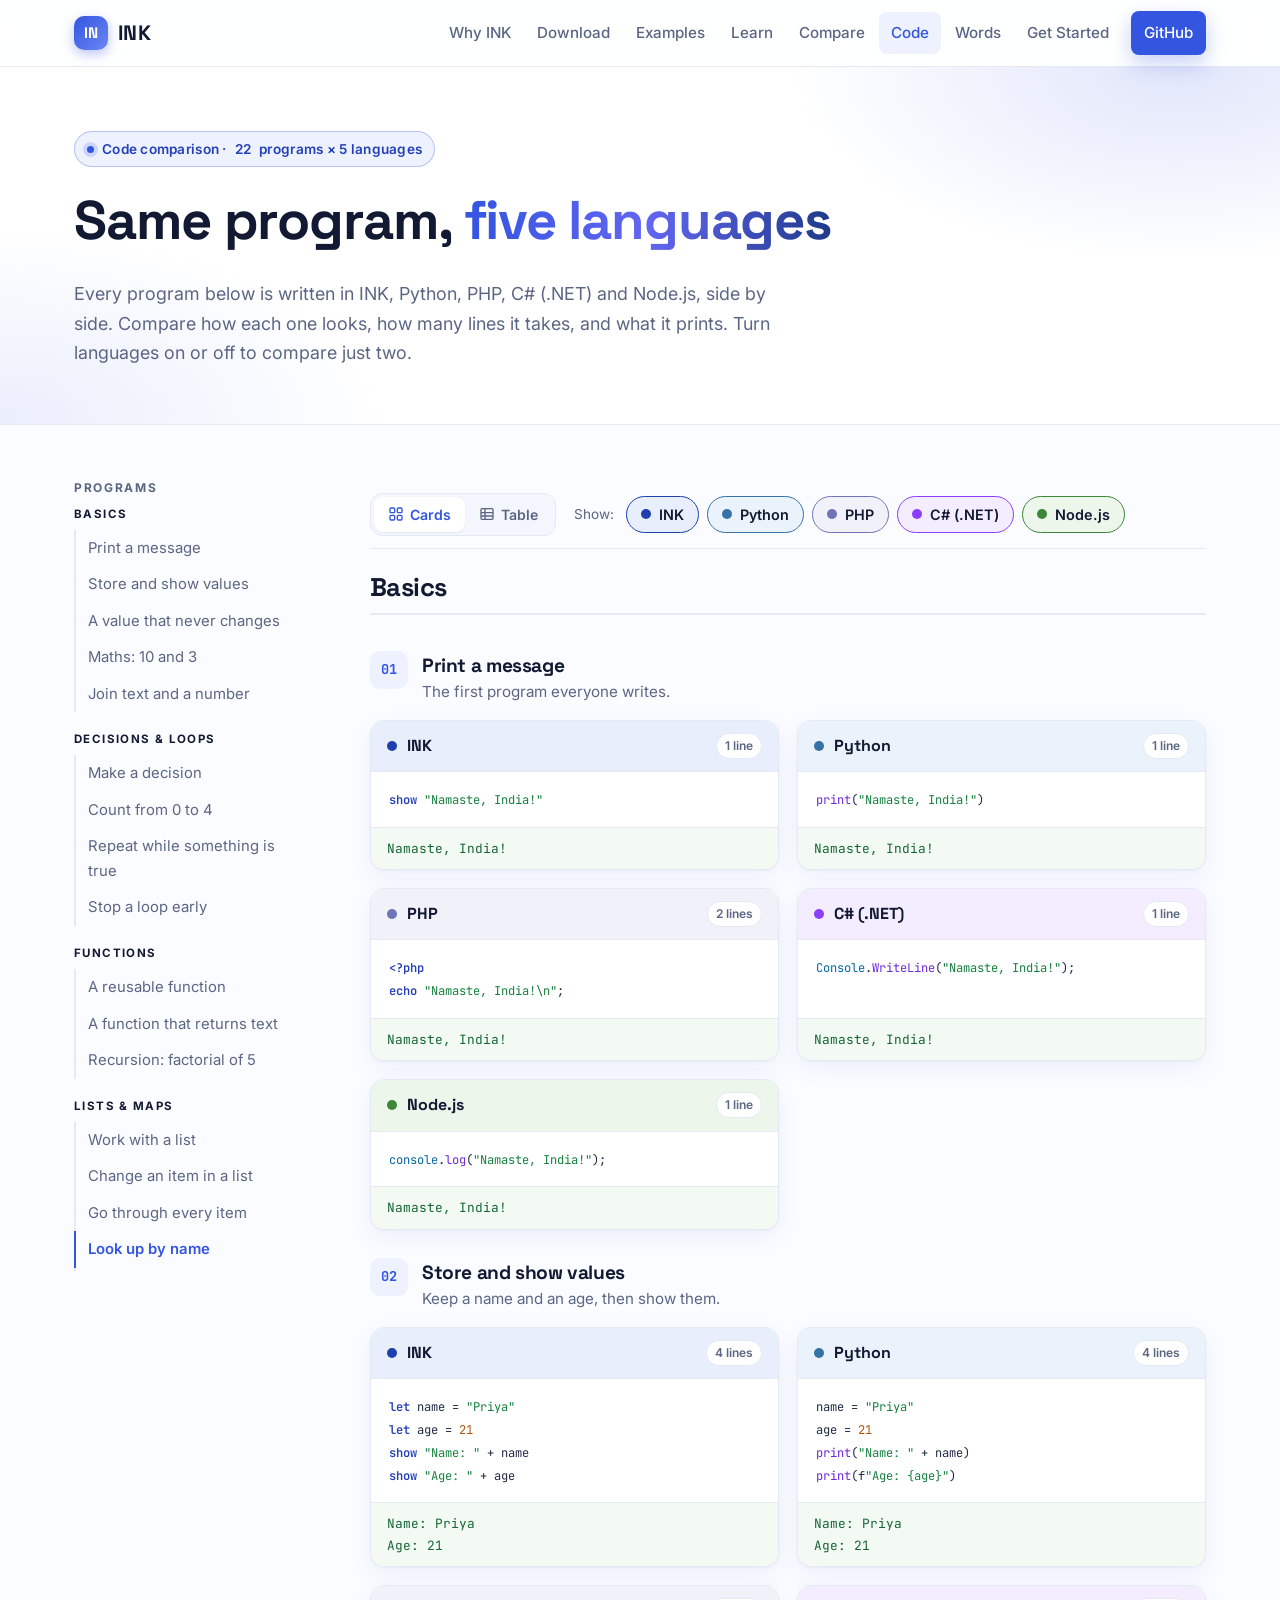
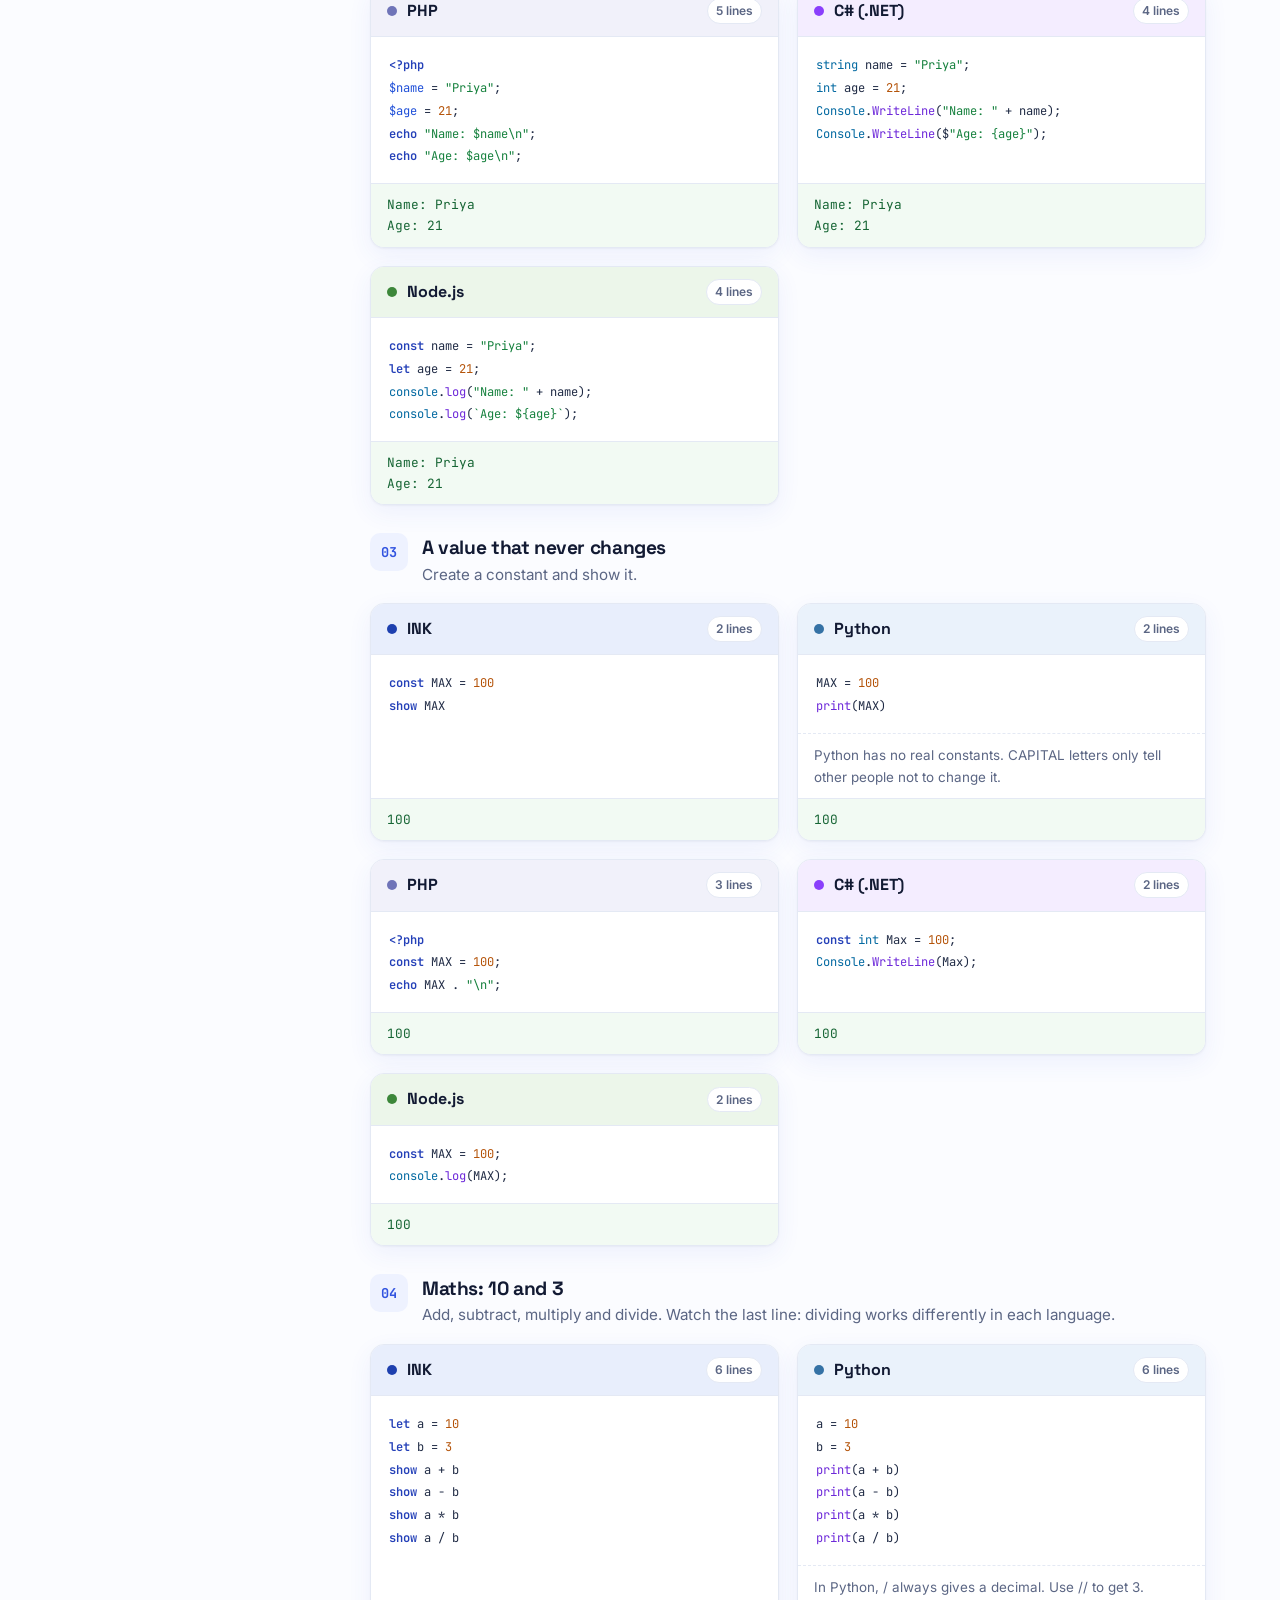
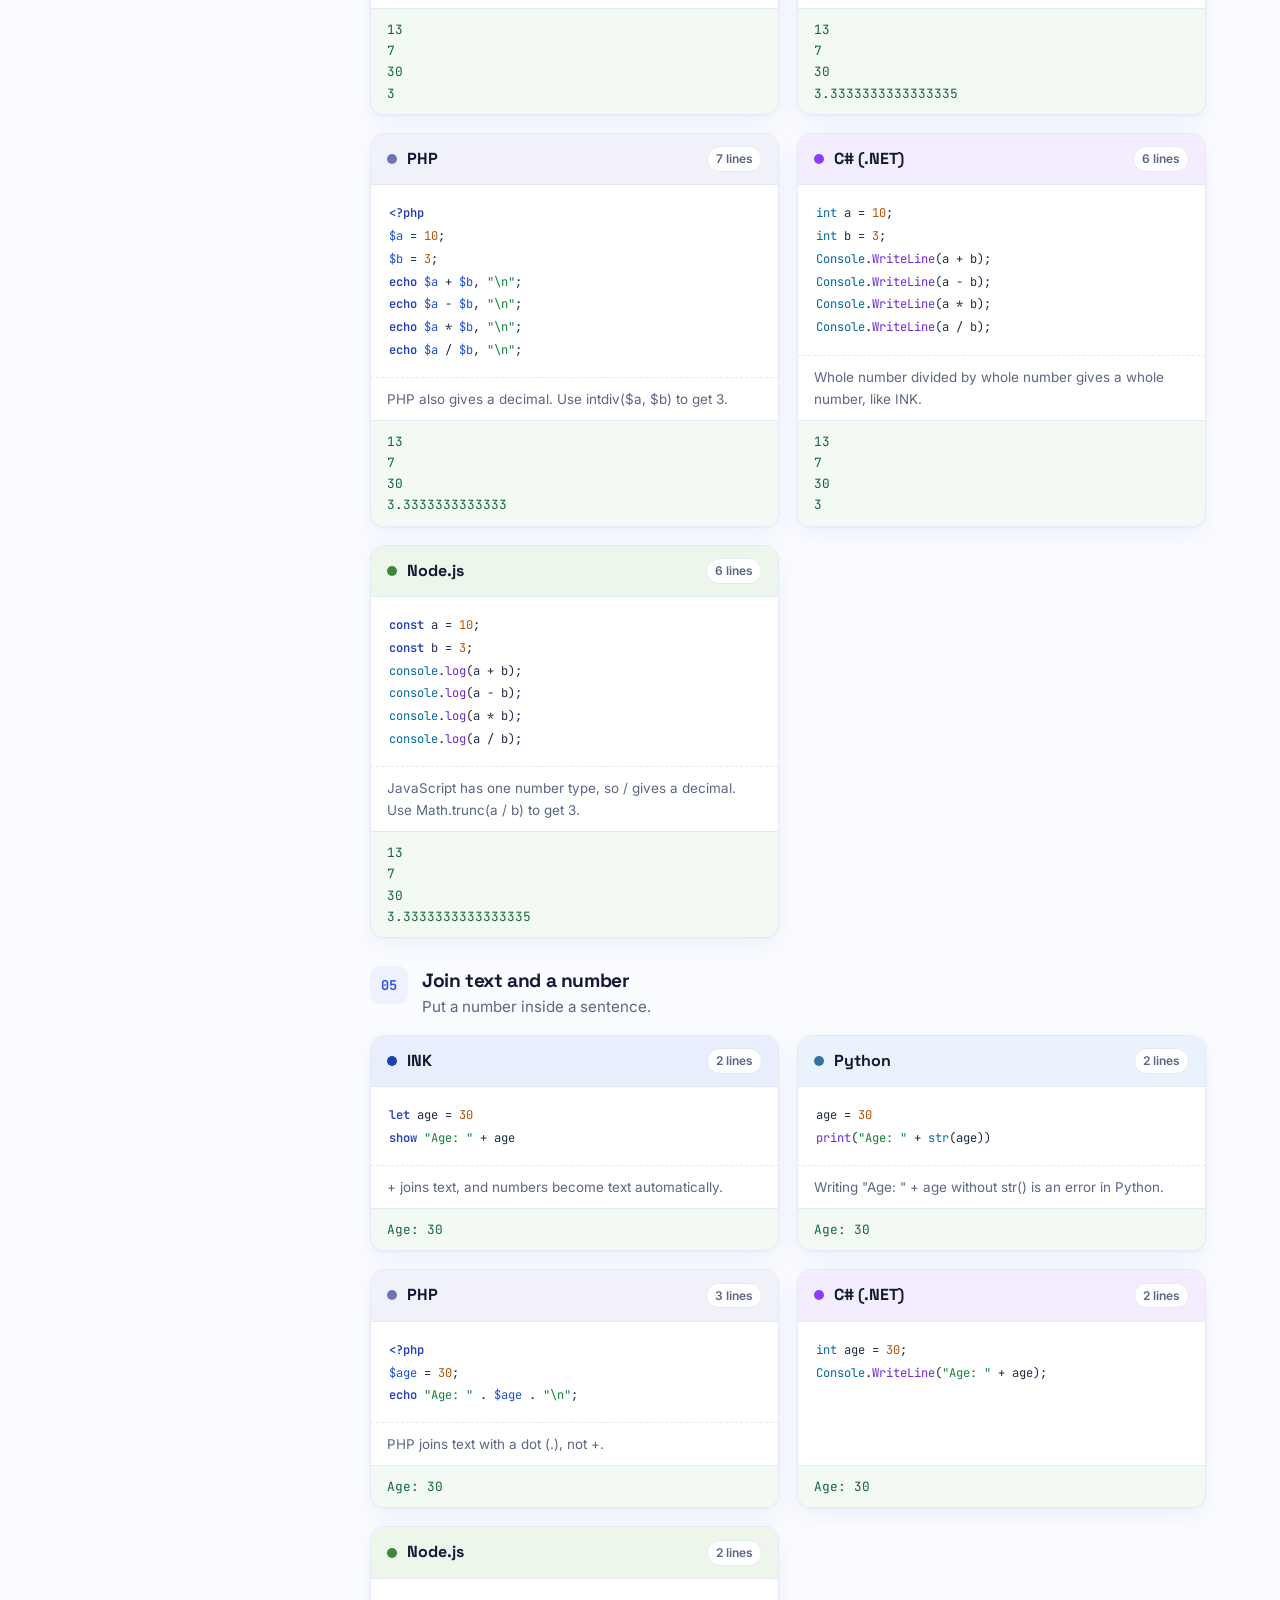
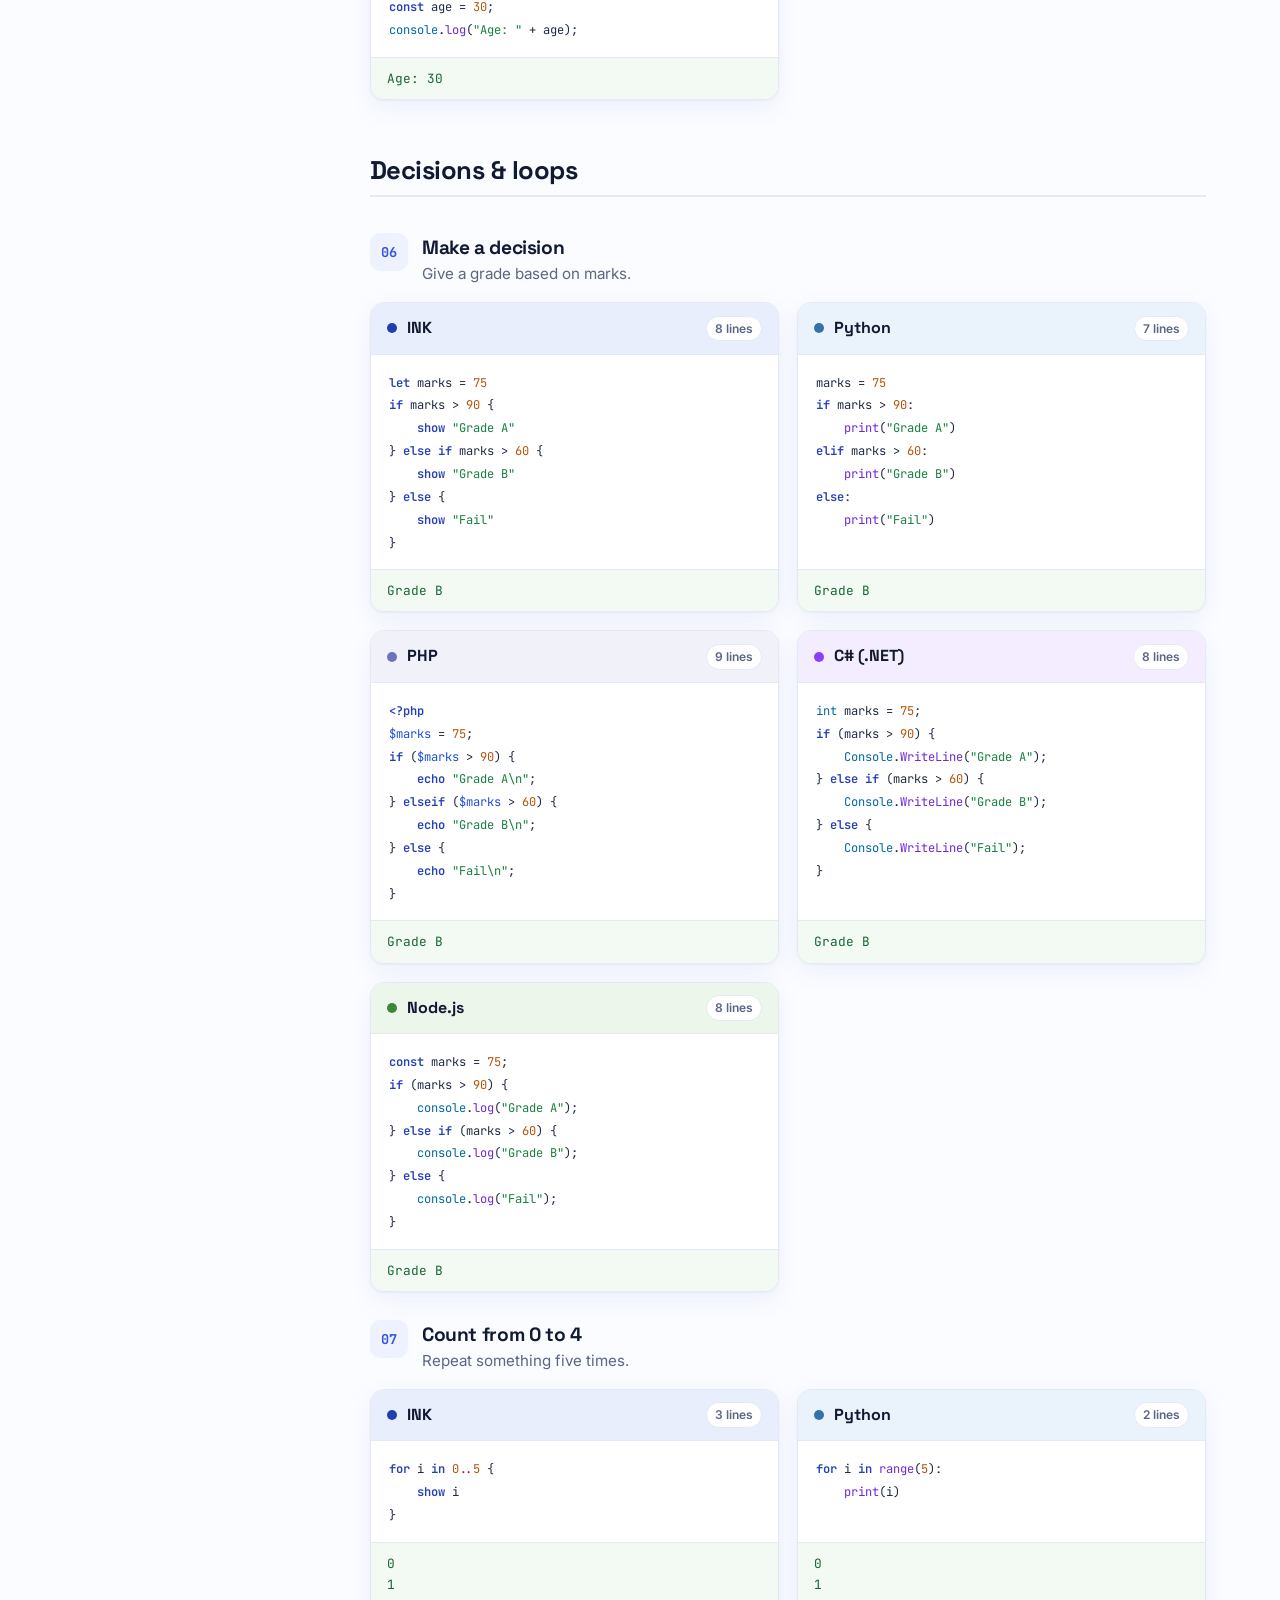
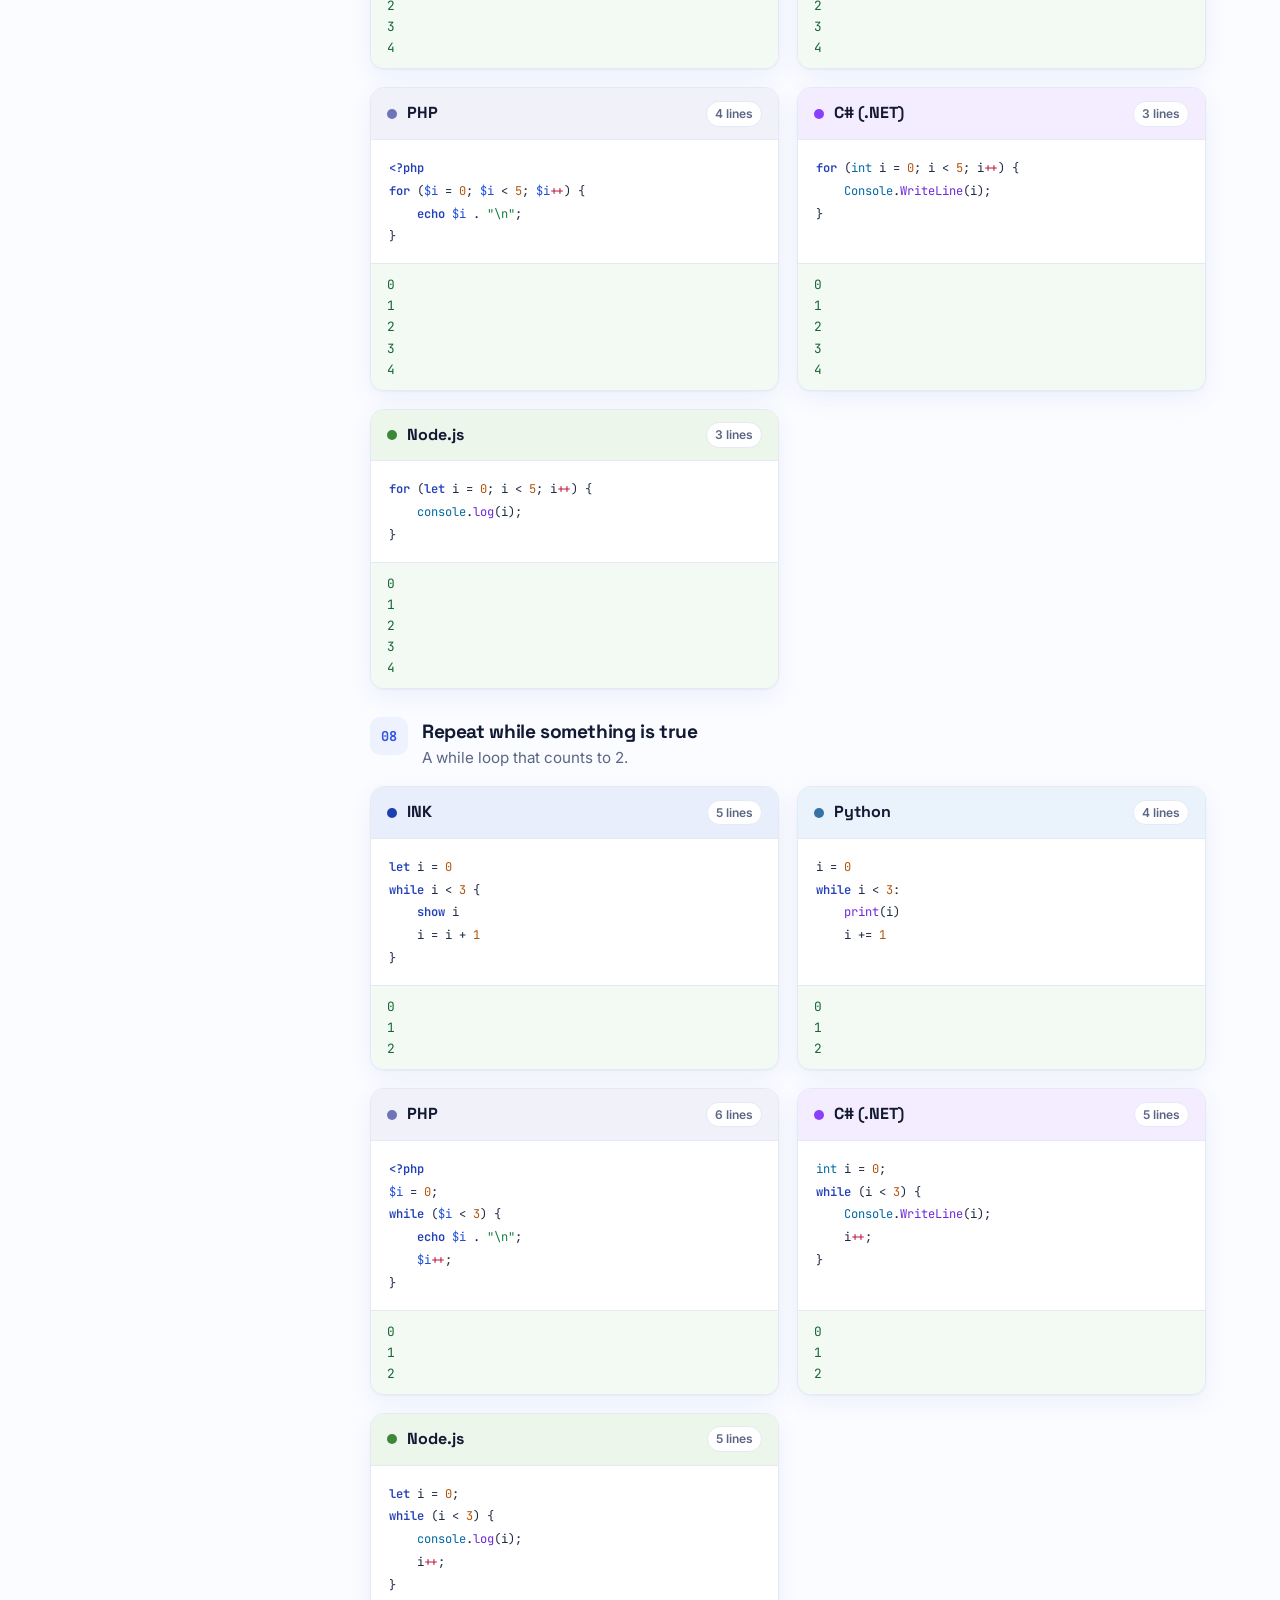
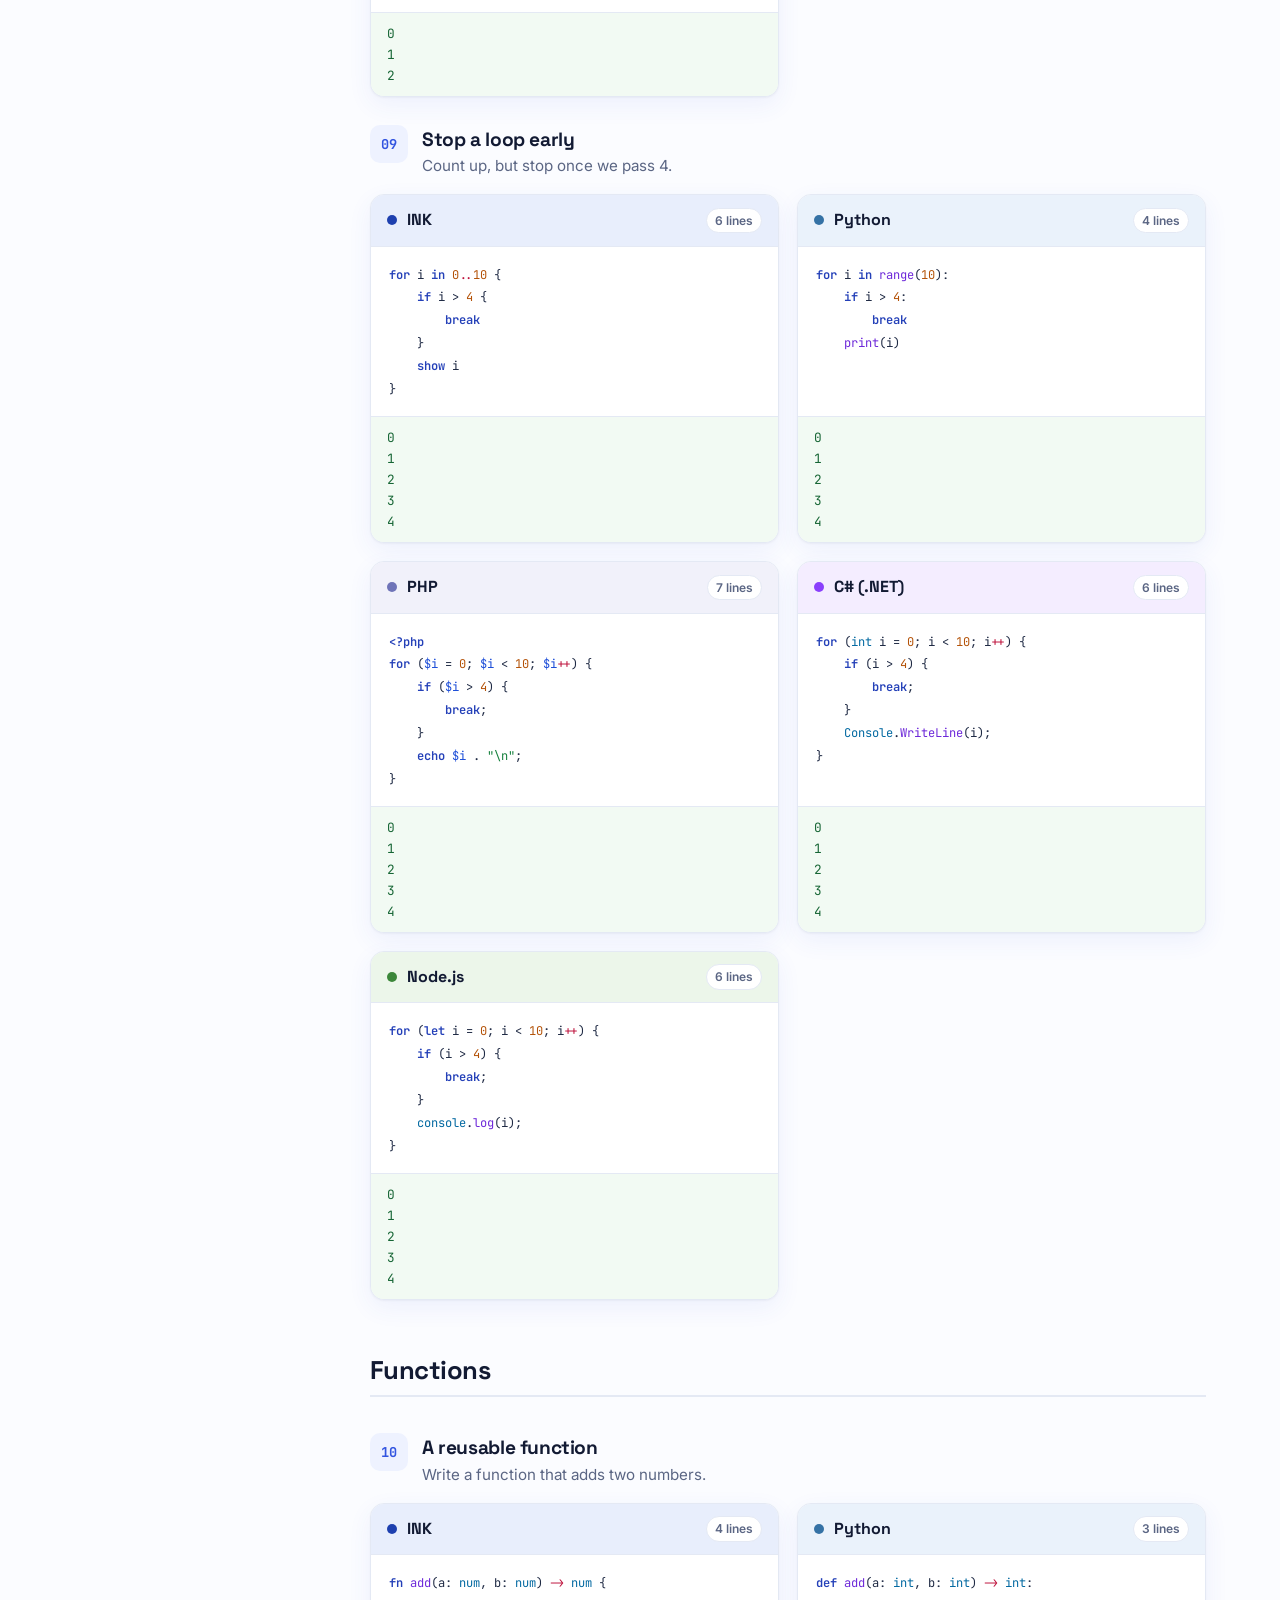
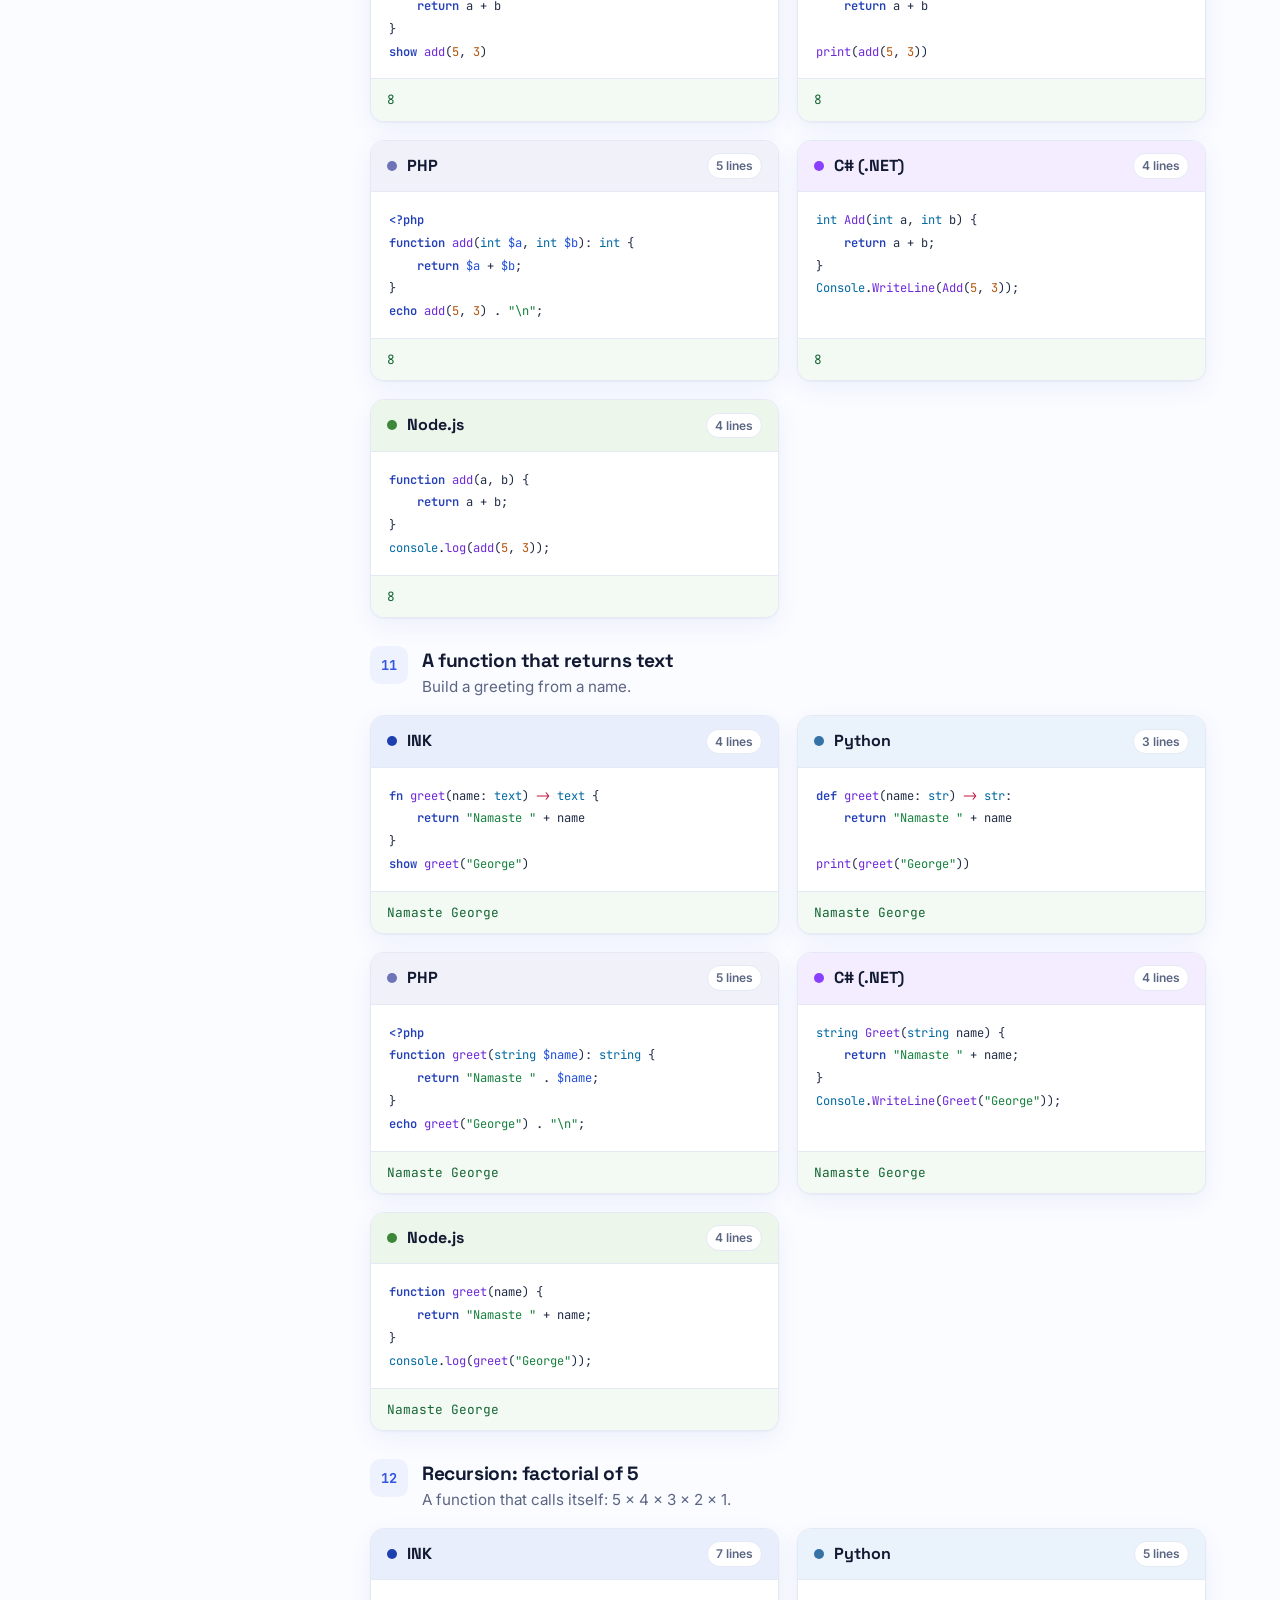
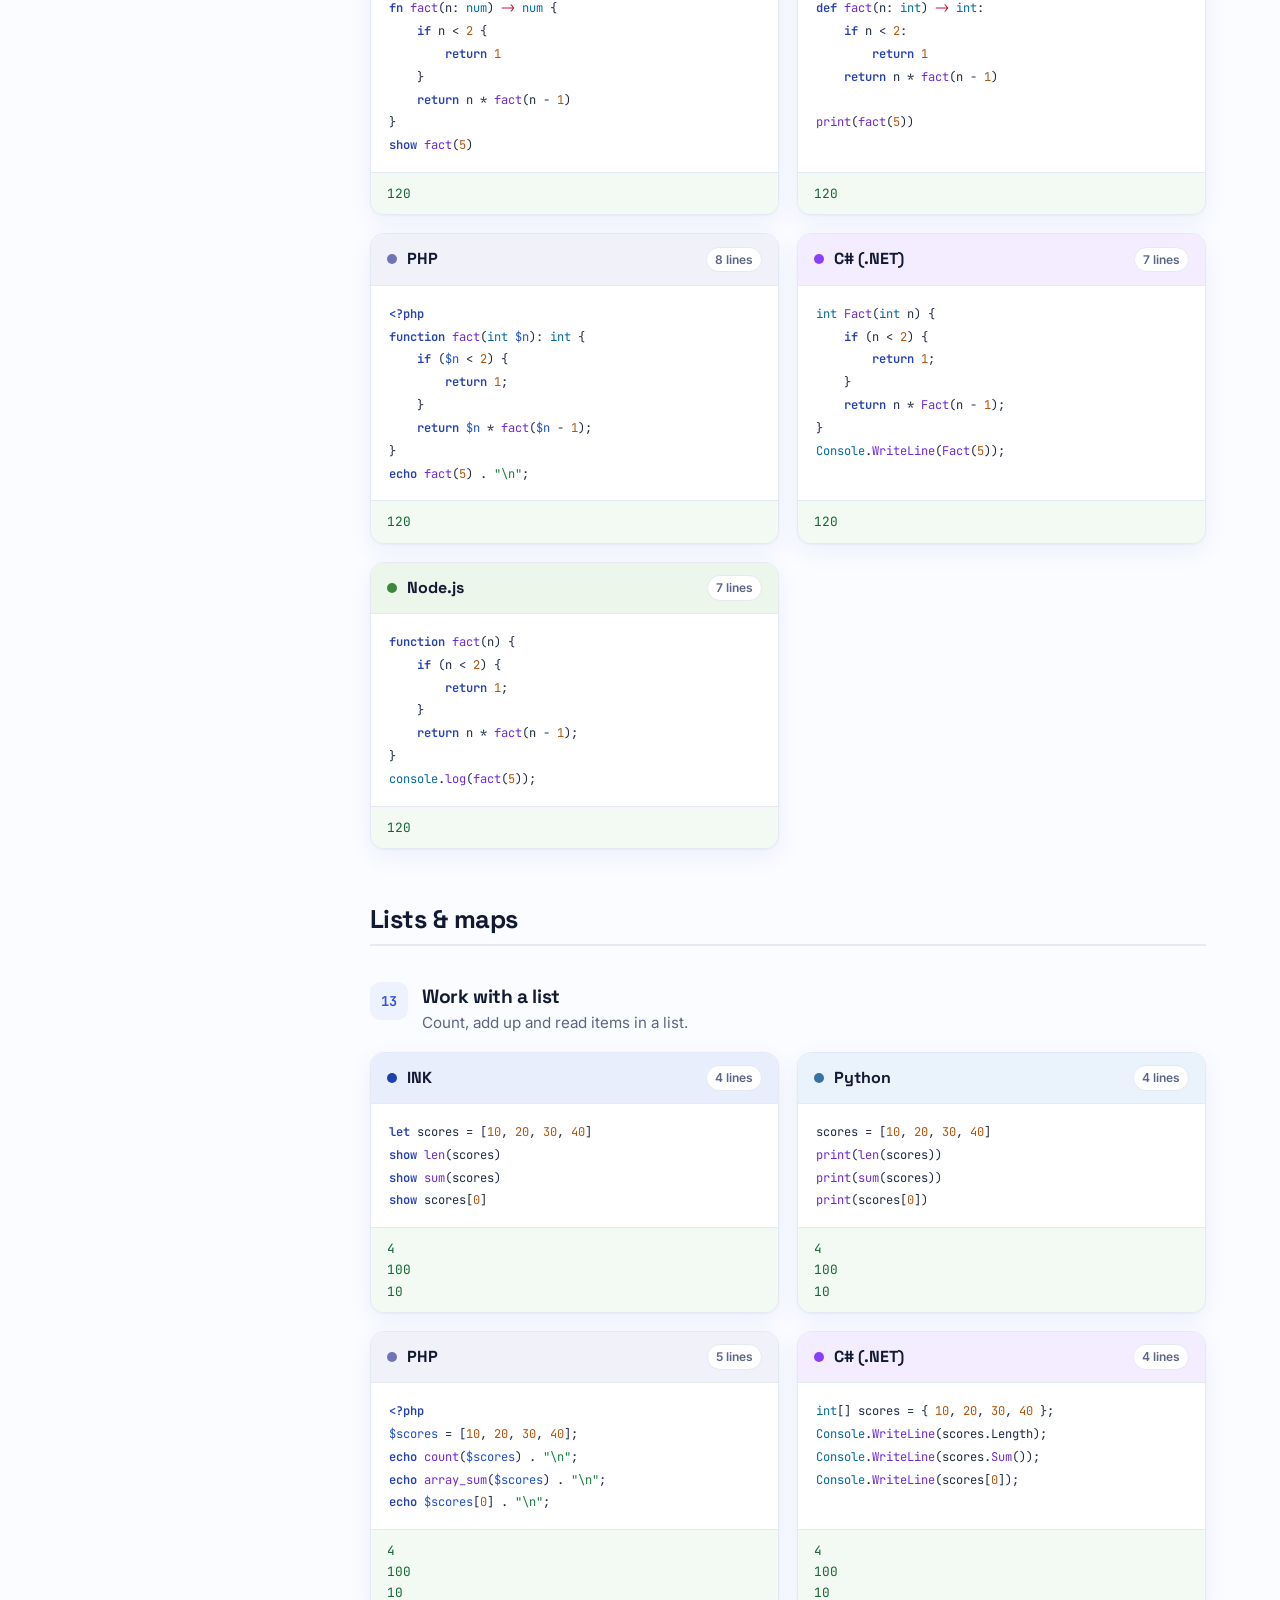
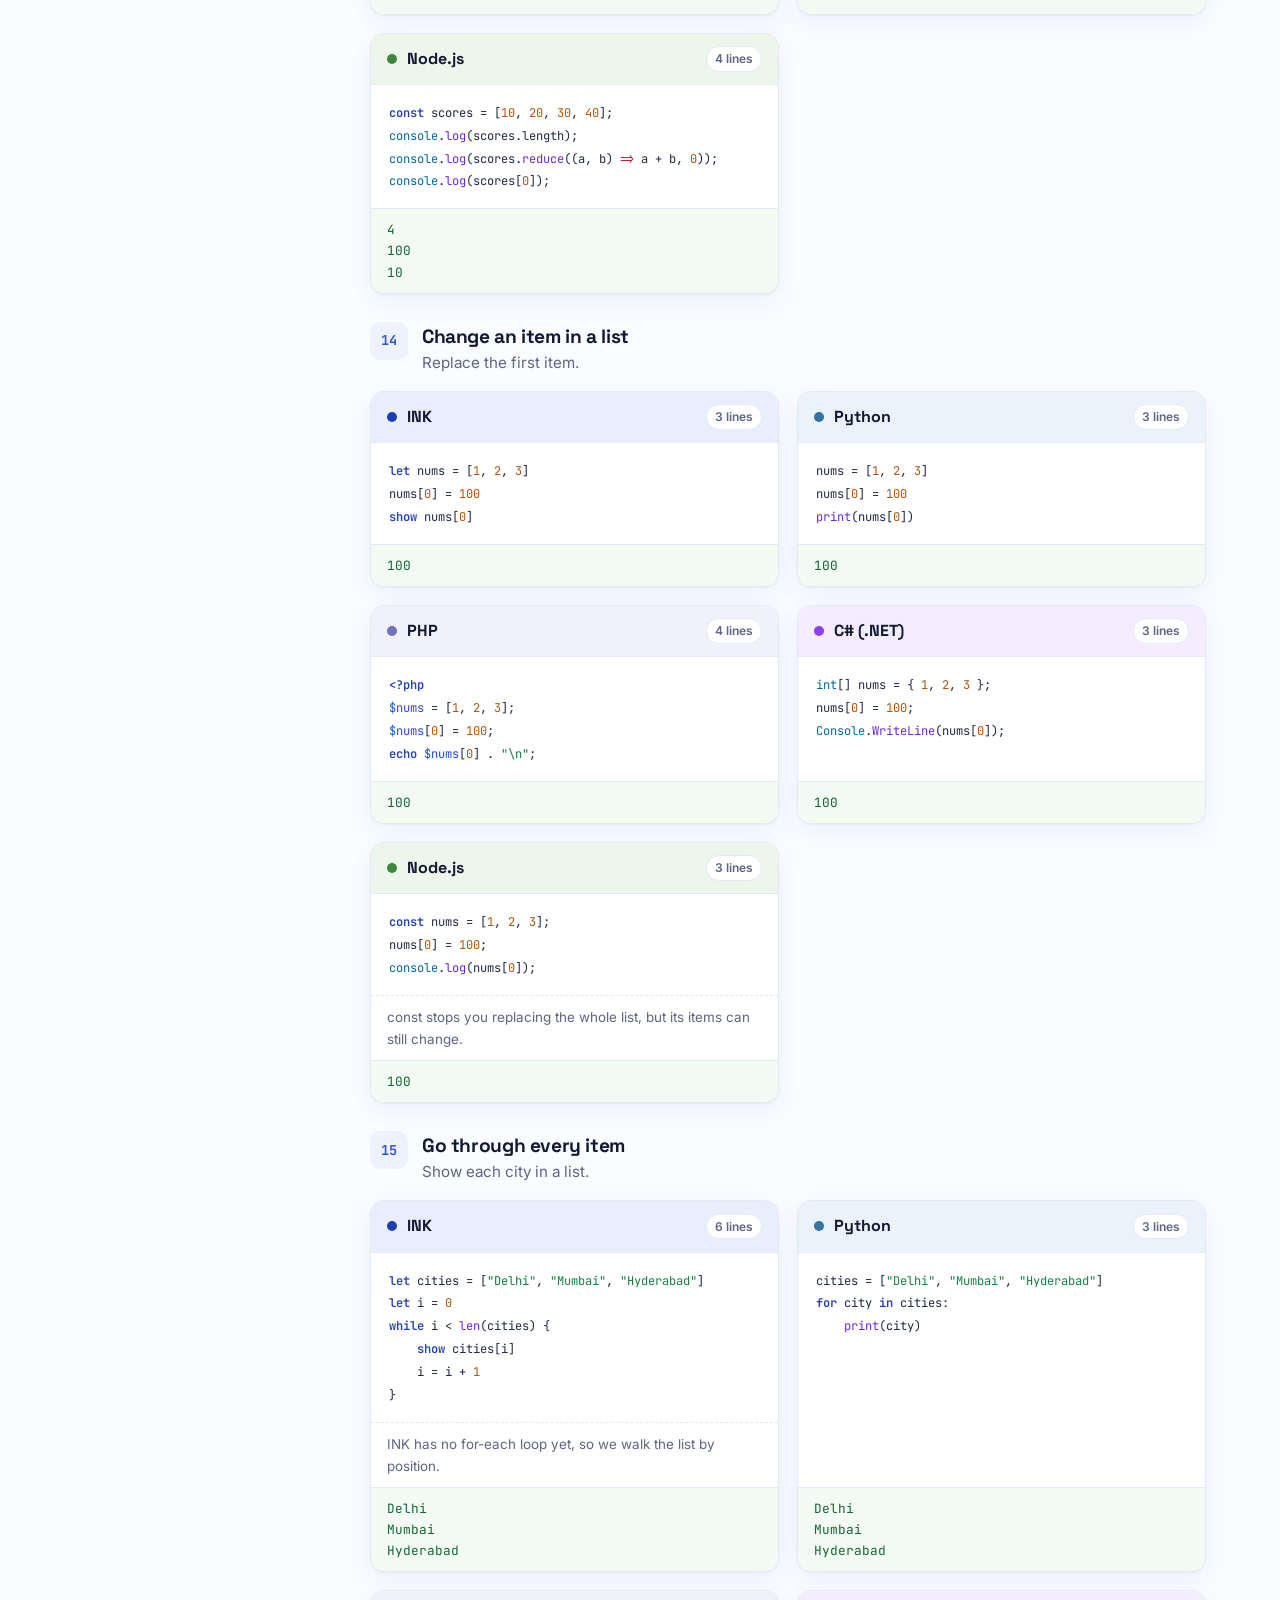
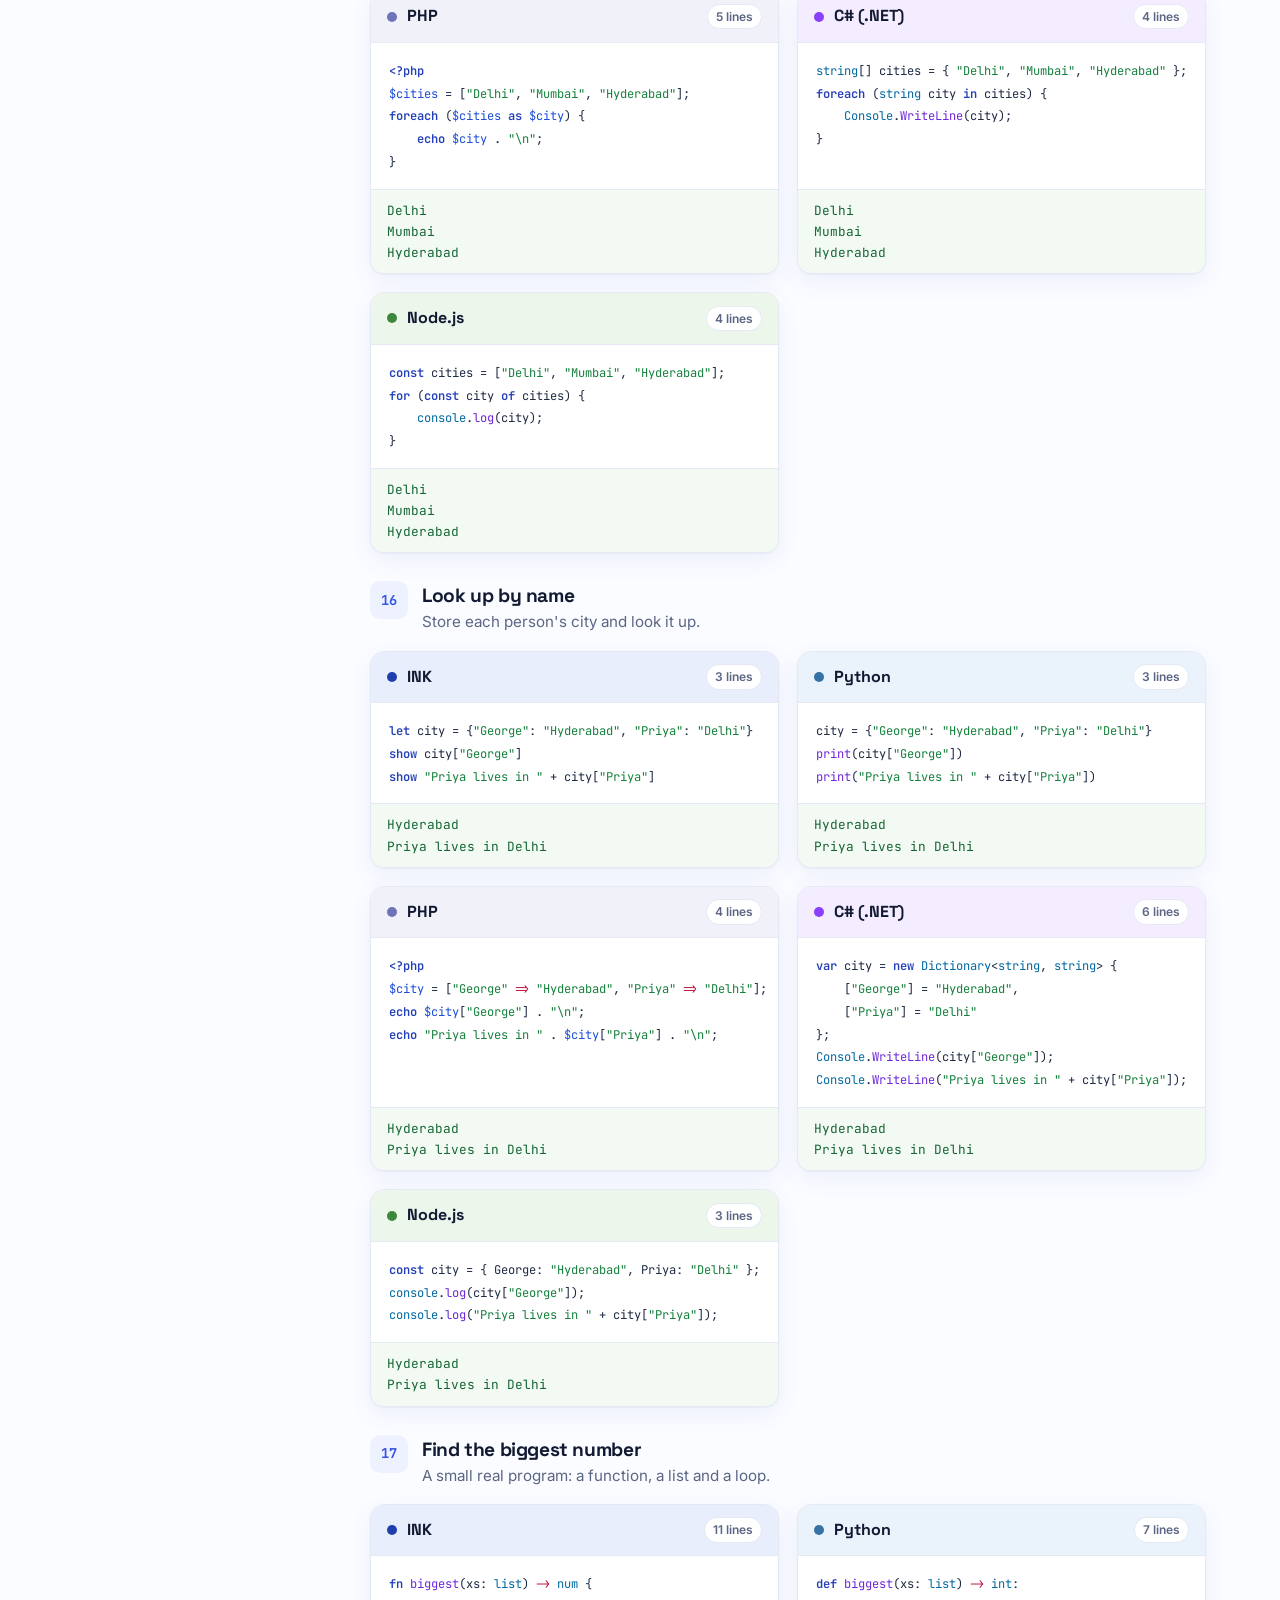
<file: code.html>
<!doctype html>
<html lang="en">
<head>
  <meta charset="utf-8">
  <meta name="viewport" content="width=device-width, initial-scale=1">
  <title>Code Comparison — INK, Python, PHP, C#, Node.js</title>
  <meta name="description" content="22 small programs written in INK, Python, PHP, C# (.NET) and Node.js, side by side, with output and notes on every difference.">
  <meta property="og:type" content="website">
  <meta property="og:url" content="https://ugeorgefernandez.github.io/ink/code.html">
  <meta property="og:title" content="Code Comparison — INK, Python, PHP, C#, Node.js">
  <meta property="og:description" content="22 small programs written in INK, Python, PHP, C# (.NET) and Node.js, side by side, with output and notes on every difference.">
  <meta property="og:image" content="https://ugeorgefernandez.github.io/ink/assets/og-image.jpg">
  <meta property="og:image:width" content="1200">
  <meta property="og:image:height" content="630">
  <meta name="twitter:card" content="summary_large_image">
  <meta name="twitter:title" content="Code Comparison — INK, Python, PHP, C#, Node.js">
  <meta name="twitter:description" content="22 small programs written in INK, Python, PHP, C# (.NET) and Node.js, side by side, with output and notes on every difference.">
  <meta name="twitter:image" content="https://ugeorgefernandez.github.io/ink/assets/og-image.jpg">
  <meta name="theme-color" content="#ffffff">
  <link rel="icon" href="data:image/svg+xml,%3Csvg xmlns='http://www.w3.org/2000/svg' viewBox='0 0 32 32'%3E%3Crect width='32' height='32' rx='8' fill='%233355e0'/%3E%3Ctext x='16' y='22' font-family='Arial' font-weight='800' font-size='16' text-anchor='middle' fill='%23ffffff'%3EIN%3C/text%3E%3C/svg%3E">
  <link rel="preconnect" href="https://fonts.googleapis.com">
  <link rel="preconnect" href="https://fonts.gstatic.com" crossorigin>
  <link href="https://fonts.googleapis.com/css2?family=Inter:wght@400;500;600;700&family=JetBrains+Mono:wght@400;600;700&family=Space+Grotesk:wght@500;600;700&display=swap" rel="stylesheet">
  <link rel="stylesheet" href="assets/style.css">
</head>
<body>

<header class="nav">
  <div class="container nav-inner">
    <a class="brand" href="index.html"><span class="brand-mark">IN</span>INK</a>
    <button class="nav-toggle" aria-label="Open menu" aria-expanded="false">
      <svg viewBox="0 0 24 24" fill="none" stroke="currentColor" stroke-width="2" stroke-linecap="round"><path d="M4 7h16M4 12h16M4 17h16"/></svg>
    </button>
    <nav class="nav-links">
      <a href="index.html#why">Why INK</a>
      <a href="download.html">Download</a>
      <a href="index.html#examples">Examples</a>
      <a href="learn.html">Learn</a>
      <a href="compare.html">Compare</a>
      <a class="active" href="code.html">Code</a>
      <a href="words.html">Words</a>
      <a href="index.html#start">Get Started</a>
      <a class="btn btn-primary btn-sm" href="https://github.com/uGeorgeFernandez/ink">GitHub</a>
    </nav>
  </div>
</header>

<div class="page-hero">
  <div class="container">
    <span class="eyebrow"><span class="dot"></span>Code comparison · <span id="taskCount">22</span> programs × 5 languages</span>
    <h1>Same program, <span class="accent">five languages</span></h1>
    <p>Every program below is written in INK, Python, PHP, C# (.NET) and Node.js, side by side. Compare how each one looks, how many lines it takes, and what it prints. Turn languages on or off to compare just two.</p>
  </div>
</div>

<div class="container docs">
  <aside class="toc" id="codeToc">
    <h4>Programs</h4>
  </aside>

  <main>
    <div class="code-toolbar">
      <div class="toolbar-row">
        <div class="view-switch" role="group" aria-label="Layout">
          <button type="button" data-view="cards">
            <svg viewBox="0 0 24 24" fill="none" stroke="currentColor" stroke-width="2"><rect x="3" y="3" width="7" height="7" rx="1.5"/><rect x="14" y="3" width="7" height="7" rx="1.5"/><rect x="3" y="14" width="7" height="7" rx="1.5"/><rect x="14" y="14" width="7" height="7" rx="1.5"/></svg>
            Cards
          </button>
          <button type="button" data-view="table">
            <svg viewBox="0 0 24 24" fill="none" stroke="currentColor" stroke-width="2"><rect x="3" y="4" width="18" height="16" rx="1.5"/><path d="M3 10h18M3 15h18M9 4v16"/></svg>
            Table
          </button>
        </div>
        <div class="lang-toggles" id="langToggles"><span class="hint">Show:</span></div>
      </div>
      <div class="mobile-toc">
        <select id="codeJump" aria-label="Jump to a program"></select>
      </div>
    </div>
    <div id="allTasks"></div>
    <div id="tableView" hidden>
      <p class="table-hint">One row per program, one column per language. Turn languages on or off above; the header row and program name stay fixed as you scroll.</p>
      <div class="ct-wrap">
        <table class="code-table" id="codeTable"></table>
      </div>
    </div>

    <div class="cta-band" style="margin-top:64px">
      <h2>Want the full picture?</h2>
      <p>See speed, jobs in India, ease of learning, and the strengths and weaknesses of each language.</p>
      <div class="hero-cta">
        <a class="btn btn-primary" href="compare.html">Full comparison</a>
        <a class="btn btn-ghost" href="learn.html">Learn INK</a>
      </div>
    </div>
  </main>
</div>

<footer>
  <div class="container">
    <div class="foot-grid">
      <div>
        <a class="brand" href="index.html"><span class="brand-mark">IN</span>INK</a>
        <p>A small, safe, compiled programming language by IndianBrand Technology, Hyderabad, India.</p>
      </div>
      <div>
        <h4>Language</h4>
        <a href="learn.html">Language guide</a>
        <a href="learn.html#reference">Words reference</a>
        <a href="compare.html">Compare languages</a>
        <a href="words.html">Words in every language</a>
        <a href="code.html">Code comparison</a>
      </div>
      <div>
        <h4>Project</h4>
        <a href="download.html">Download</a>
        <a href="https://github.com/uGeorgeFernandez/ink">GitHub</a>
        <a href="https://github.com/uGeorgeFernandez/ink/blob/main/LICENSE">MIT License</a>
      </div>
      <div>
        <h4>Community</h4>
        <a href="https://github.com/uGeorgeFernandez/ink">Star on GitHub</a>
        <a href="https://github.com/uGeorgeFernandez/ink/issues">Report a bug</a>
        <a href="https://github.com/uGeorgeFernandez/ink/issues/new">Request a feature</a>
        <a href="index.html#feedback">Give feedback</a>
      </div>
    </div>
    <div class="foot-bottom">
      <span><span class="tricolor"><i></i><i></i><i></i></span>© <span id="year">2026</span> IndianBrand Technology</span>
      <span>Write the Future · Jai Hind!</span>
    </div>
  </div>
</footer>

<script src="assets/compare.js"></script>
<script src="assets/site.js"></script>
</body>
</html>
</file>
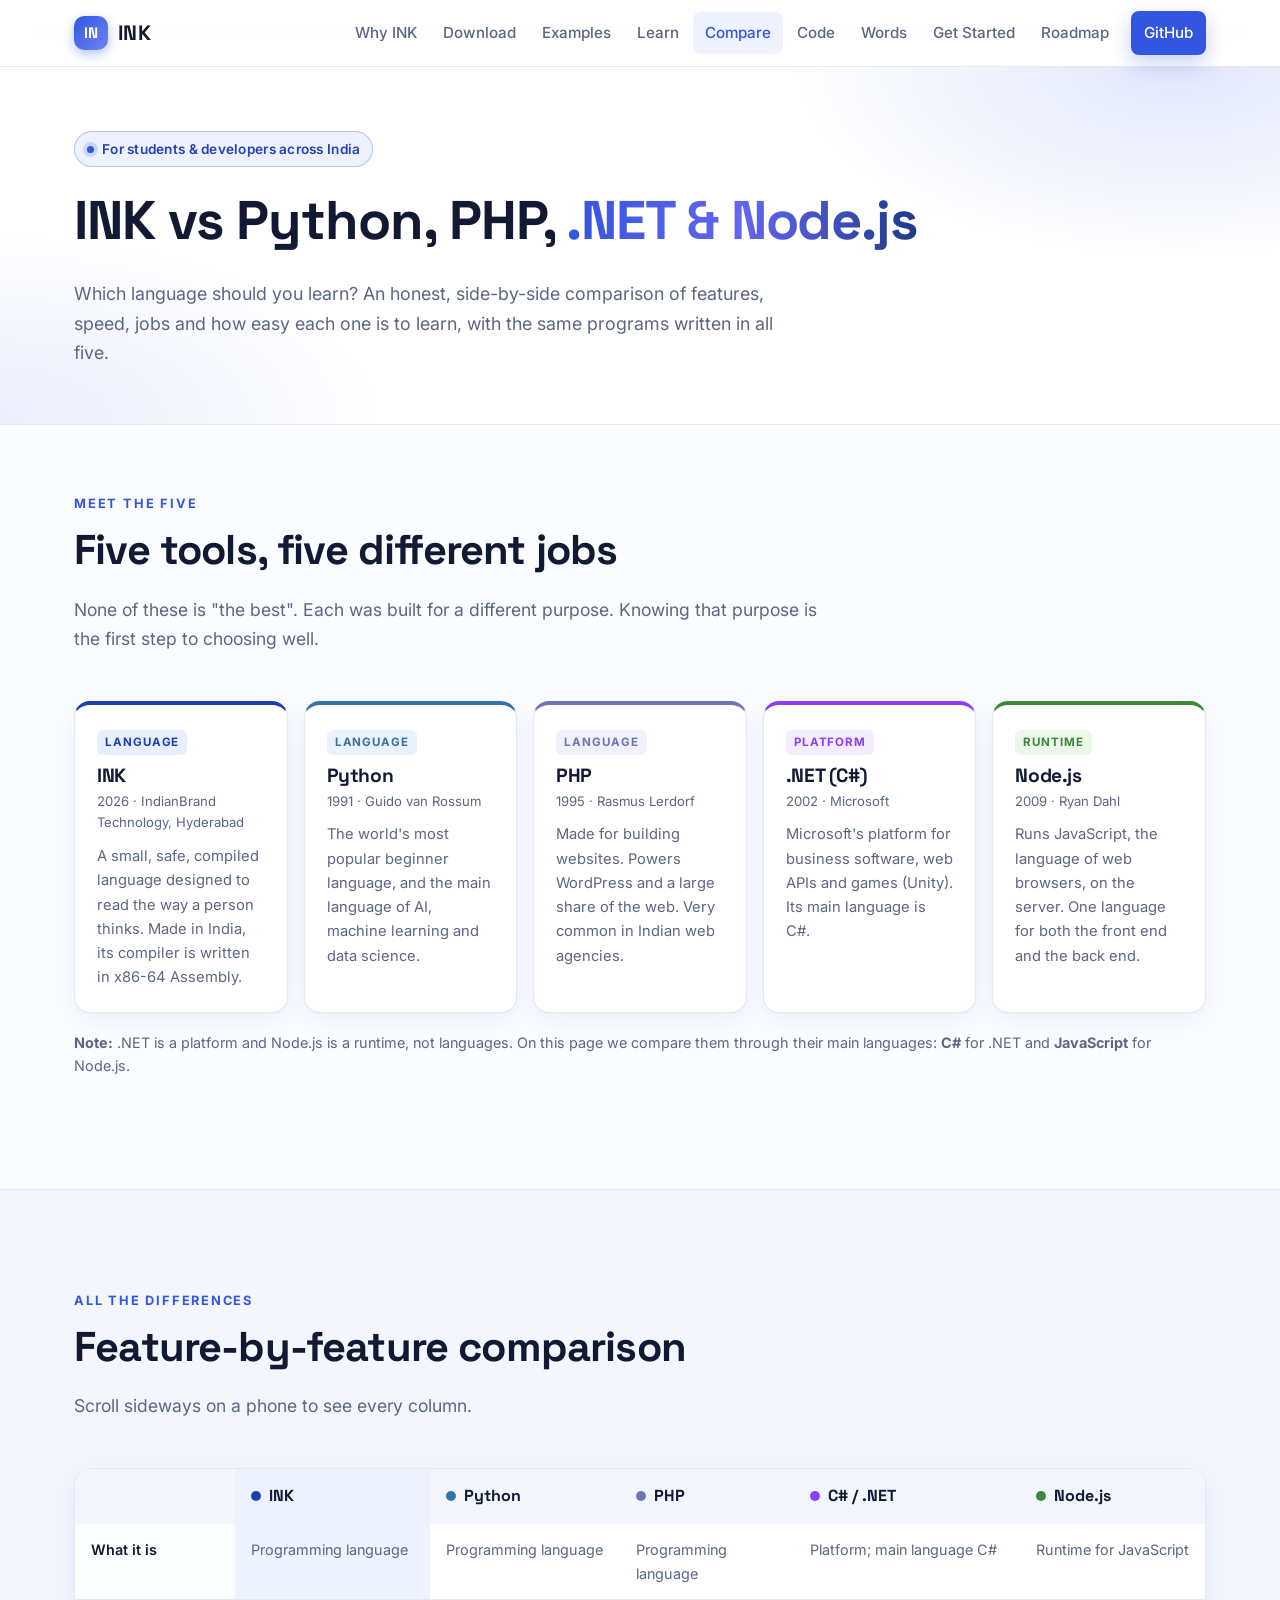
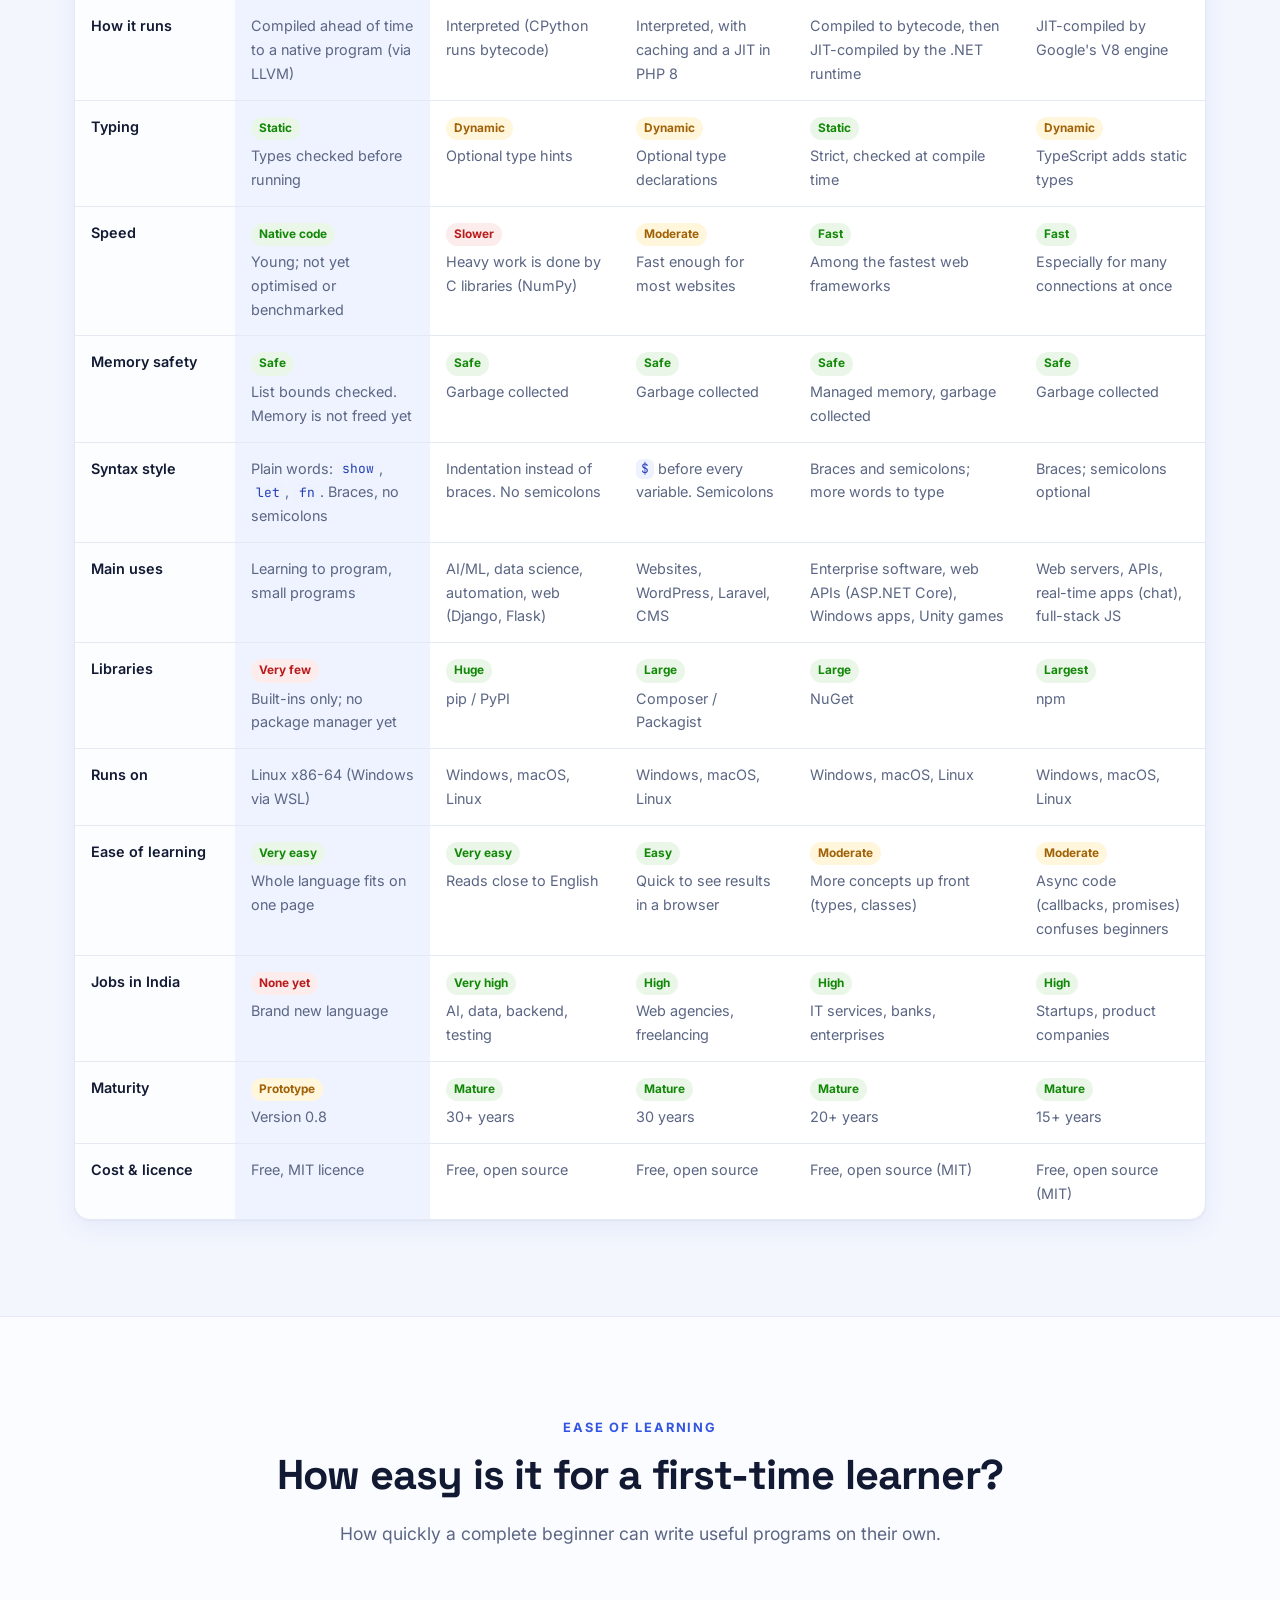
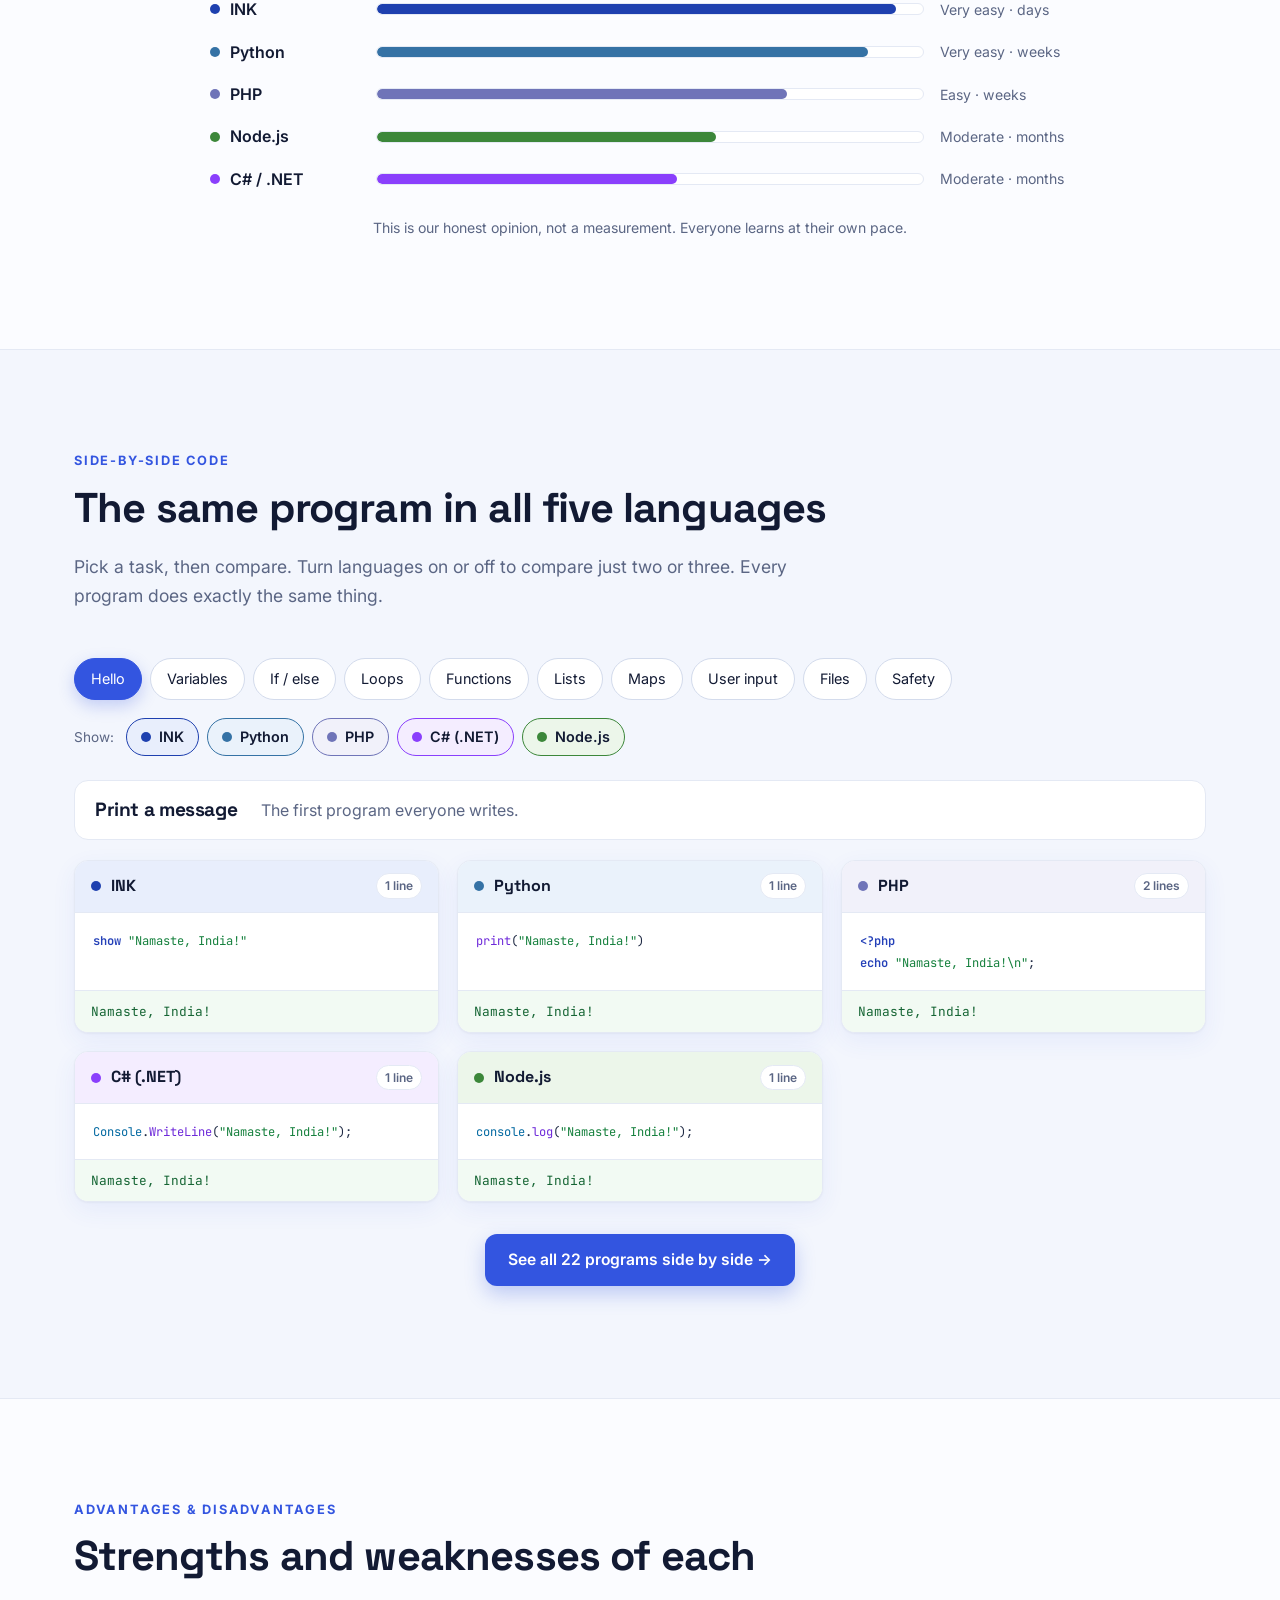
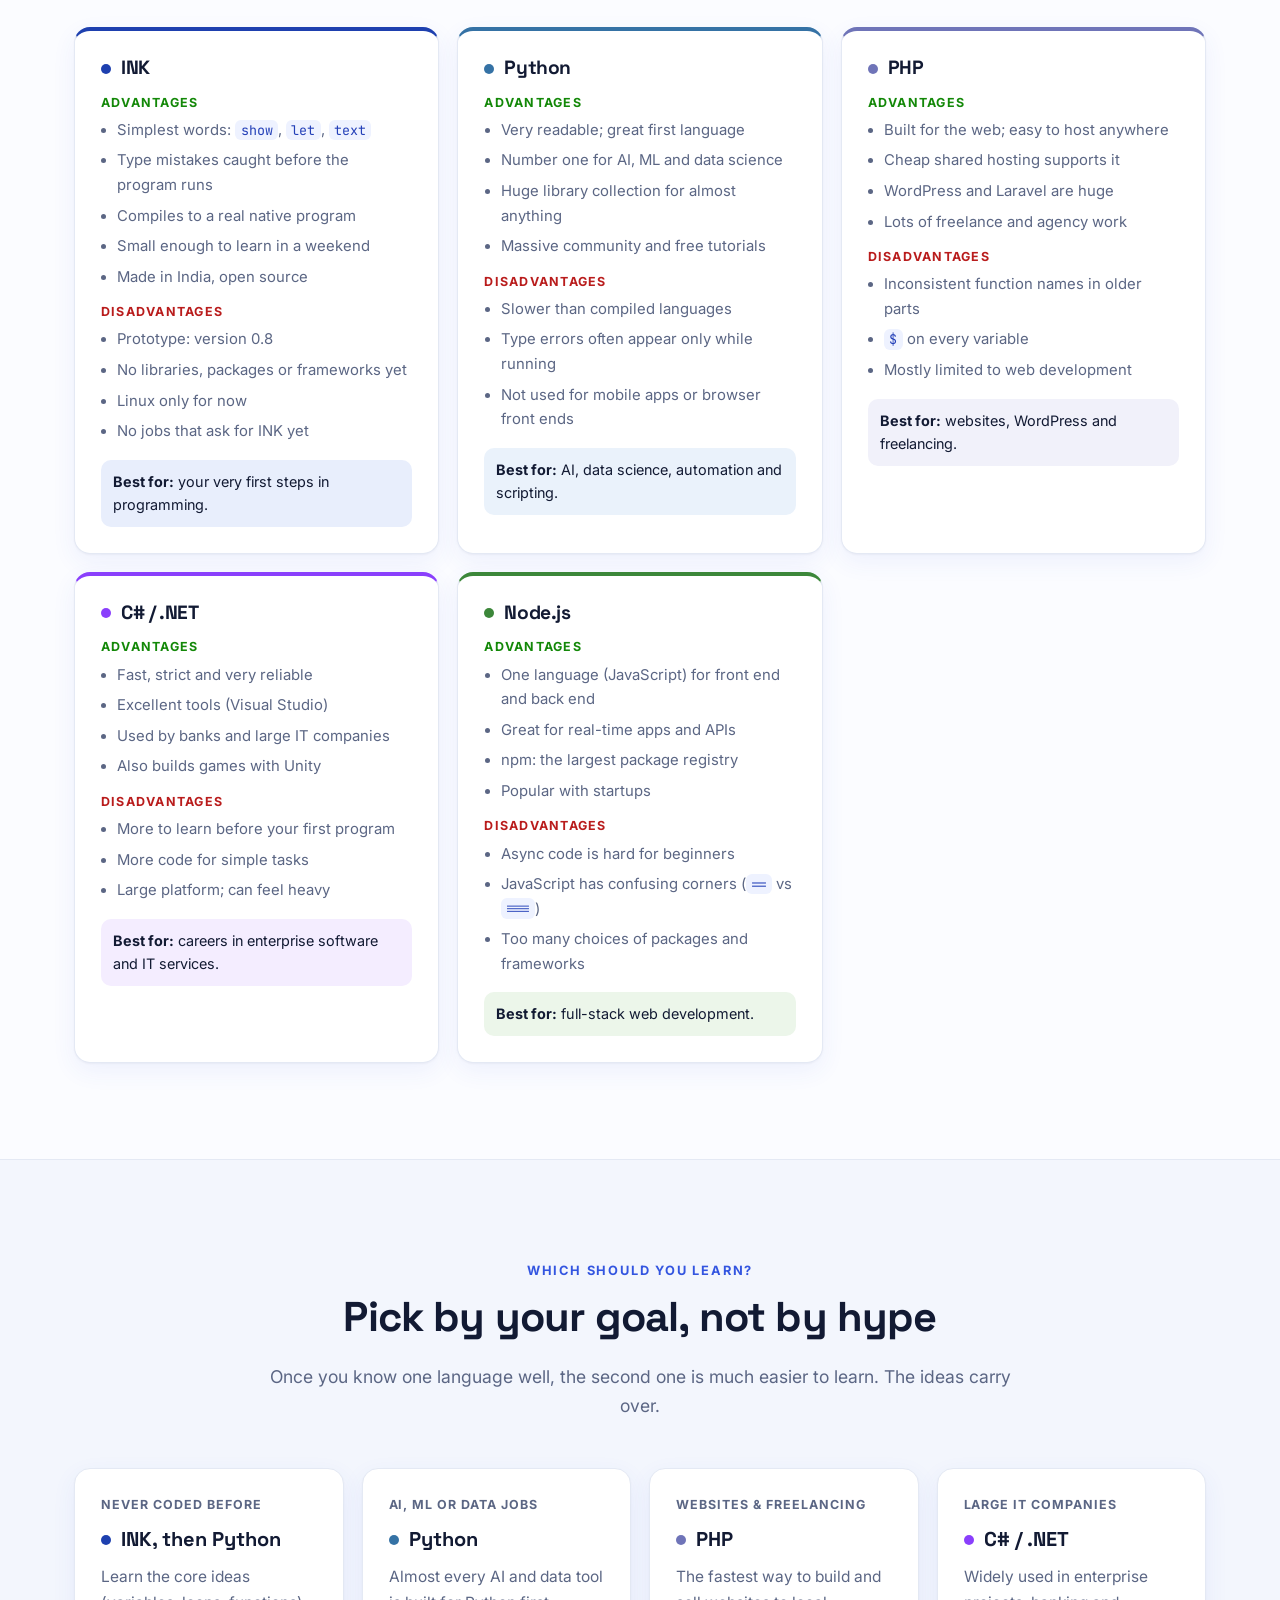
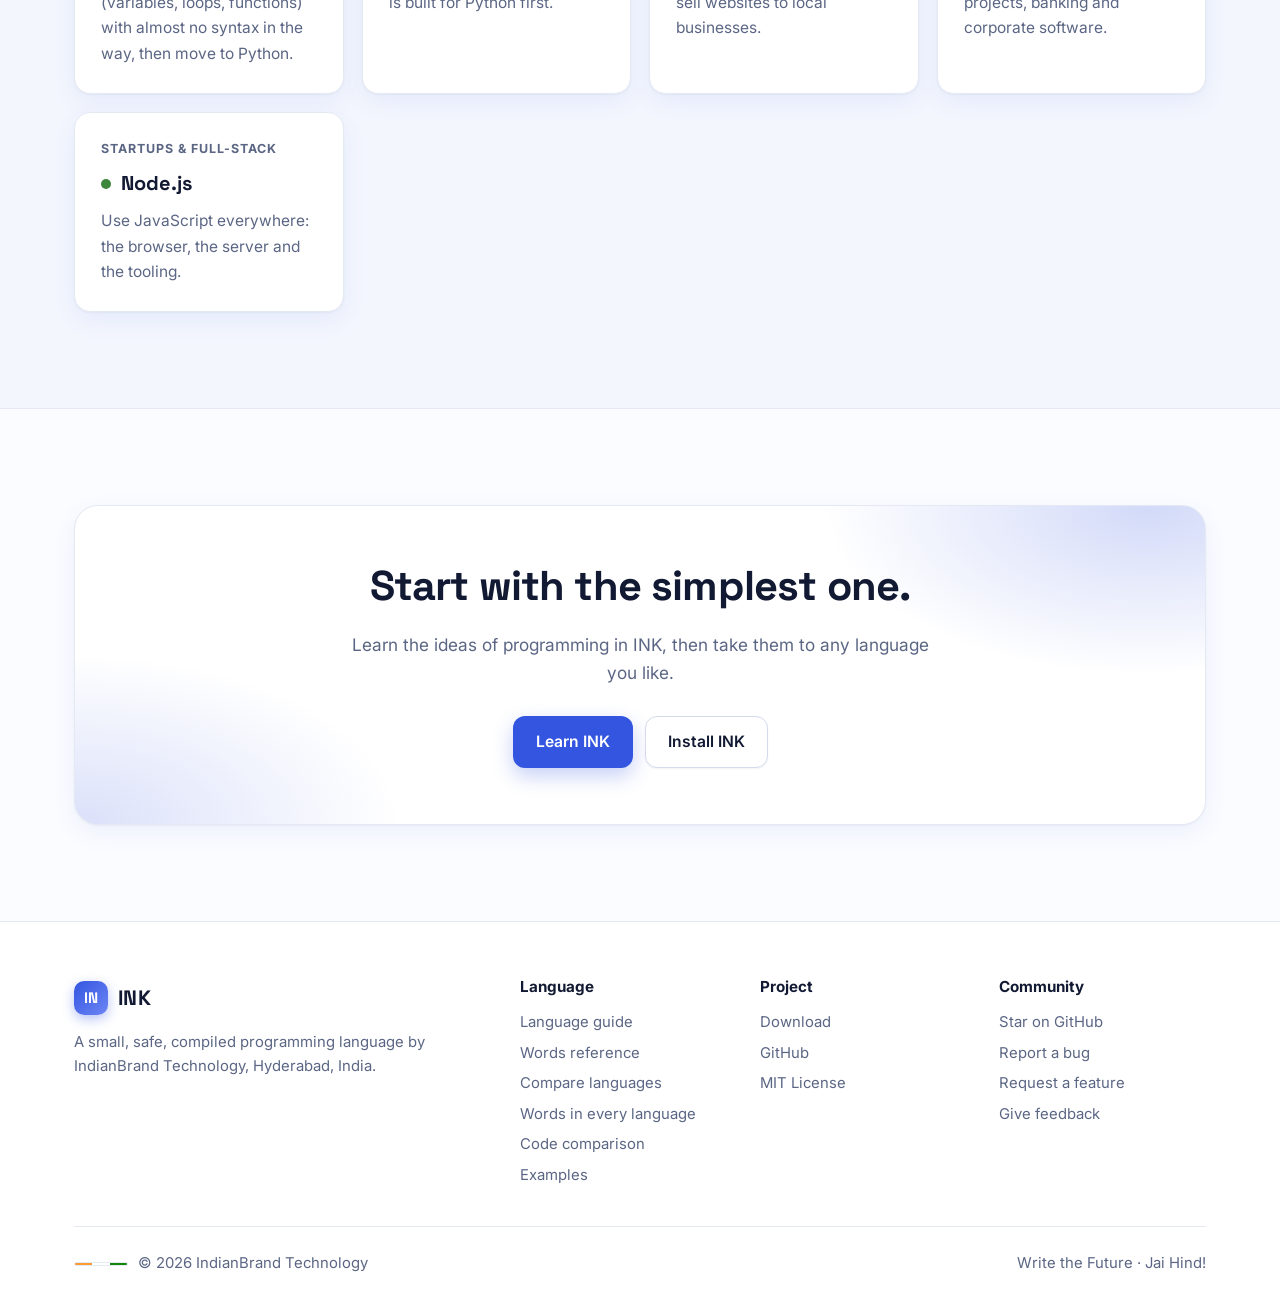
<file: compare.html>
<!doctype html>
<html lang="en">
<head>
  <meta charset="utf-8">
  <meta name="viewport" content="width=device-width, initial-scale=1">
  <title>INK vs Python, PHP, .NET, Node.js — Compare</title>
  <meta name="description" content="A simple, honest comparison of INK, Python, PHP, C#/.NET and Node.js for Indian students and developers: features, speed, jobs, ease of learning and side-by-side code.">
  <meta property="og:type" content="website">
  <meta property="og:url" content="https://ugeorgefernandez.github.io/ink/compare.html">
  <meta property="og:title" content="INK vs Python, PHP, .NET, Node.js — Compare">
  <meta property="og:description" content="A simple, honest comparison of INK, Python, PHP, C#/.NET and Node.js for Indian students and developers: features, speed, jobs, ease of learning and side-by-side code.">
  <meta property="og:image" content="https://ugeorgefernandez.github.io/ink/assets/og-image.jpg">
  <meta property="og:image:width" content="1200">
  <meta property="og:image:height" content="630">
  <meta name="twitter:card" content="summary_large_image">
  <meta name="twitter:title" content="INK vs Python, PHP, .NET, Node.js — Compare">
  <meta name="twitter:description" content="A simple, honest comparison of INK, Python, PHP, C#/.NET and Node.js for Indian students and developers: features, speed, jobs, ease of learning and side-by-side code.">
  <meta name="twitter:image" content="https://ugeorgefernandez.github.io/ink/assets/og-image.jpg">
  <meta name="theme-color" content="#ffffff">
  <link rel="icon" href="data:image/svg+xml,%3Csvg xmlns='http://www.w3.org/2000/svg' viewBox='0 0 32 32'%3E%3Crect width='32' height='32' rx='8' fill='%233355e0'/%3E%3Ctext x='16' y='22' font-family='Arial' font-weight='800' font-size='16' text-anchor='middle' fill='%23ffffff'%3EIN%3C/text%3E%3C/svg%3E">
  <link rel="preconnect" href="https://fonts.googleapis.com">
  <link rel="preconnect" href="https://fonts.gstatic.com" crossorigin>
  <link href="https://fonts.googleapis.com/css2?family=Inter:wght@400;500;600;700&family=JetBrains+Mono:wght@400;600;700&family=Space+Grotesk:wght@500;600;700&display=swap" rel="stylesheet">
  <link rel="stylesheet" href="assets/style.css">
</head>
<body>

<header class="nav">
  <div class="container nav-inner">
    <a class="brand" href="index.html"><span class="brand-mark">IN</span>INK</a>
    <button class="nav-toggle" aria-label="Open menu" aria-expanded="false">
      <svg viewBox="0 0 24 24" fill="none" stroke="currentColor" stroke-width="2" stroke-linecap="round"><path d="M4 7h16M4 12h16M4 17h16"/></svg>
    </button>
    <nav class="nav-links">
      <a href="index.html#why">Why INK</a>
      <a href="download.html">Download</a>
      <a href="index.html#examples">Examples</a>
      <a href="learn.html">Learn</a>
      <a class="active" href="compare.html">Compare</a>
      <a href="code.html">Code</a>
      <a href="words.html">Words</a>
      <a href="index.html#start">Get Started</a>
      <a href="index.html#roadmap">Roadmap</a>
      <a class="btn btn-primary btn-sm" href="https://github.com/uGeorgeFernandez/ink">GitHub</a>
    </nav>
  </div>
</header>

<div class="page-hero">
  <div class="container">
    <span class="eyebrow"><span class="dot"></span>For students &amp; developers across India</span>
    <h1>INK vs Python, PHP, <span class="accent">.NET &amp; Node.js</span></h1>
    <p>Which language should you learn? An honest, side-by-side comparison of features, speed, jobs and how easy each one is to learn, with the same programs written in all five.</p>
  </div>
</div>

<!-- Meet the languages -->
<section style="padding-top:64px">
  <div class="container">
    <div class="section-head">
      <span class="kicker">Meet the five</span>
      <h2>Five tools, five different jobs</h2>
      <p>None of these is "the best". Each was built for a different purpose. Knowing that purpose is the first step to choosing well.</p>
    </div>
    <div class="lang-cards">
      <div class="card lang-card c-ink">
        <span class="tag">Language</span>
        <h3>INK</h3>
        <div class="since">2026 · IndianBrand Technology, Hyderabad</div>
        <p>A small, safe, compiled language designed to read the way a person thinks. Made in India, its compiler is written in x86-64 Assembly.</p>
      </div>
      <div class="card lang-card c-py">
        <span class="tag">Language</span>
        <h3>Python</h3>
        <div class="since">1991 · Guido van Rossum</div>
        <p>The world's most popular beginner language, and the main language of AI, machine learning and data science.</p>
      </div>
      <div class="card lang-card c-php">
        <span class="tag">Language</span>
        <h3>PHP</h3>
        <div class="since">1995 · Rasmus Lerdorf</div>
        <p>Made for building websites. Powers WordPress and a large share of the web. Very common in Indian web agencies.</p>
      </div>
      <div class="card lang-card c-cs">
        <span class="tag">Platform</span>
        <h3>.NET (C#)</h3>
        <div class="since">2002 · Microsoft</div>
        <p>Microsoft's platform for business software, web APIs and games (Unity). Its main language is C#.</p>
      </div>
      <div class="card lang-card c-node">
        <span class="tag">Runtime</span>
        <h3>Node.js</h3>
        <div class="since">2009 · Ryan Dahl</div>
        <p>Runs JavaScript, the language of web browsers, on the server. One language for both the front end and the back end.</p>
      </div>
    </div>
    <p style="color:var(--text-muted);font-size:.9rem;margin-top:18px"><b>Note:</b> .NET is a platform and Node.js is a runtime, not languages. On this page we compare them through their main languages: <b>C#</b> for .NET and <b>JavaScript</b> for Node.js.</p>
  </div>
</section>

<!-- Big table -->
<section class="soft" id="table">
  <div class="container">
    <div class="section-head">
      <span class="kicker">All the differences</span>
      <h2>Feature-by-feature comparison</h2>
      <p>Scroll sideways on a phone to see every column.</p>
    </div>
    <div class="cmp-table-wrap">
      <table class="cmp-table">
        <thead>
          <tr>
            <th></th>
            <th class="ink-col c-ink"><span class="lang-dot"></span>INK</th>
            <th class="c-py"><span class="lang-dot"></span>Python</th>
            <th class="c-php"><span class="lang-dot"></span>PHP</th>
            <th class="c-cs"><span class="lang-dot"></span>C# / .NET</th>
            <th class="c-node"><span class="lang-dot"></span>Node.js</th>
          </tr>
        </thead>
        <tbody>
          <tr>
            <th>What it is</th>
            <td class="ink-col">Programming language</td>
            <td>Programming language</td>
            <td>Programming language</td>
            <td>Platform; main language C#</td>
            <td>Runtime for JavaScript</td>
          </tr>
          <tr>
            <th>How it runs</th>
            <td class="ink-col">Compiled ahead of time to a native program (via LLVM)</td>
            <td>Interpreted (CPython runs bytecode)</td>
            <td>Interpreted, with caching and a JIT in PHP 8</td>
            <td>Compiled to bytecode, then JIT-compiled by the .NET runtime</td>
            <td>JIT-compiled by Google's V8 engine</td>
          </tr>
          <tr>
            <th>Typing</th>
            <td class="ink-col"><span class="lvl hi">Static</span><br>Types checked before running</td>
            <td><span class="lvl mid">Dynamic</span><br>Optional type hints</td>
            <td><span class="lvl mid">Dynamic</span><br>Optional type declarations</td>
            <td><span class="lvl hi">Static</span><br>Strict, checked at compile time</td>
            <td><span class="lvl mid">Dynamic</span><br>TypeScript adds static types</td>
          </tr>
          <tr>
            <th>Speed</th>
            <td class="ink-col"><span class="lvl hi">Native code</span><br>Young; not yet optimised or benchmarked</td>
            <td><span class="lvl lo">Slower</span><br>Heavy work is done by C libraries (NumPy)</td>
            <td><span class="lvl mid">Moderate</span><br>Fast enough for most websites</td>
            <td><span class="lvl hi">Fast</span><br>Among the fastest web frameworks</td>
            <td><span class="lvl hi">Fast</span><br>Especially for many connections at once</td>
          </tr>
          <tr>
            <th>Memory safety</th>
            <td class="ink-col"><span class="lvl hi">Safe</span><br>List bounds checked. Memory is not freed yet</td>
            <td><span class="lvl hi">Safe</span><br>Garbage collected</td>
            <td><span class="lvl hi">Safe</span><br>Garbage collected</td>
            <td><span class="lvl hi">Safe</span><br>Managed memory, garbage collected</td>
            <td><span class="lvl hi">Safe</span><br>Garbage collected</td>
          </tr>
          <tr>
            <th>Syntax style</th>
            <td class="ink-col">Plain words: <code>show</code>, <code>let</code>, <code>fn</code>. Braces, no semicolons</td>
            <td>Indentation instead of braces. No semicolons</td>
            <td><code>$</code> before every variable. Semicolons</td>
            <td>Braces and semicolons; more words to type</td>
            <td>Braces; semicolons optional</td>
          </tr>
          <tr>
            <th>Main uses</th>
            <td class="ink-col">Learning to program, small programs</td>
            <td>AI/ML, data science, automation, web (Django, Flask)</td>
            <td>Websites, WordPress, Laravel, CMS</td>
            <td>Enterprise software, web APIs (ASP.NET Core), Windows apps, Unity games</td>
            <td>Web servers, APIs, real-time apps (chat), full-stack JS</td>
          </tr>
          <tr>
            <th>Libraries</th>
            <td class="ink-col"><span class="lvl lo">Very few</span><br>Built-ins only; no package manager yet</td>
            <td><span class="lvl hi">Huge</span><br>pip / PyPI</td>
            <td><span class="lvl hi">Large</span><br>Composer / Packagist</td>
            <td><span class="lvl hi">Large</span><br>NuGet</td>
            <td><span class="lvl hi">Largest</span><br>npm</td>
          </tr>
          <tr>
            <th>Runs on</th>
            <td class="ink-col">Linux x86-64 (Windows via WSL)</td>
            <td>Windows, macOS, Linux</td>
            <td>Windows, macOS, Linux</td>
            <td>Windows, macOS, Linux</td>
            <td>Windows, macOS, Linux</td>
          </tr>
          <tr>
            <th>Ease of learning</th>
            <td class="ink-col"><span class="lvl hi">Very easy</span><br>Whole language fits on one page</td>
            <td><span class="lvl hi">Very easy</span><br>Reads close to English</td>
            <td><span class="lvl hi">Easy</span><br>Quick to see results in a browser</td>
            <td><span class="lvl mid">Moderate</span><br>More concepts up front (types, classes)</td>
            <td><span class="lvl mid">Moderate</span><br>Async code (callbacks, promises) confuses beginners</td>
          </tr>
          <tr>
            <th>Jobs in India</th>
            <td class="ink-col"><span class="lvl lo">None yet</span><br>Brand new language</td>
            <td><span class="lvl hi">Very high</span><br>AI, data, backend, testing</td>
            <td><span class="lvl hi">High</span><br>Web agencies, freelancing</td>
            <td><span class="lvl hi">High</span><br>IT services, banks, enterprises</td>
            <td><span class="lvl hi">High</span><br>Startups, product companies</td>
          </tr>
          <tr>
            <th>Maturity</th>
            <td class="ink-col"><span class="lvl mid">Prototype</span><br>Version 0.8</td>
            <td><span class="lvl hi">Mature</span><br>30+ years</td>
            <td><span class="lvl hi">Mature</span><br>30 years</td>
            <td><span class="lvl hi">Mature</span><br>20+ years</td>
            <td><span class="lvl hi">Mature</span><br>15+ years</td>
          </tr>
          <tr>
            <th>Cost &amp; licence</th>
            <td class="ink-col">Free, MIT licence</td>
            <td>Free, open source</td>
            <td>Free, open source</td>
            <td>Free, open source (MIT)</td>
            <td>Free, open source (MIT)</td>
          </tr>
        </tbody>
      </table>
    </div>
  </div>
</section>

<!-- Ease -->
<section id="ease">
  <div class="container">
    <div class="section-head center">
      <span class="kicker">Ease of learning</span>
      <h2>How easy is it for a first-time learner?</h2>
      <p>How quickly a complete beginner can write useful programs on their own.</p>
    </div>
    <div class="ease">
      <div class="ease-row c-ink"><div class="nm"><span class="lang-dot"></span>INK</div><div class="ease-bar"><span style="width:95%"></span></div><div class="lbl">Very easy · days</div></div>
      <div class="ease-row c-py"><div class="nm"><span class="lang-dot"></span>Python</div><div class="ease-bar"><span style="width:90%"></span></div><div class="lbl">Very easy · weeks</div></div>
      <div class="ease-row c-php"><div class="nm"><span class="lang-dot"></span>PHP</div><div class="ease-bar"><span style="width:75%"></span></div><div class="lbl">Easy · weeks</div></div>
      <div class="ease-row c-node"><div class="nm"><span class="lang-dot"></span>Node.js</div><div class="ease-bar"><span style="width:62%"></span></div><div class="lbl">Moderate · months</div></div>
      <div class="ease-row c-cs"><div class="nm"><span class="lang-dot"></span>C# / .NET</div><div class="ease-bar"><span style="width:55%"></span></div><div class="lbl">Moderate · months</div></div>
    </div>
    <p class="ease-note">This is our honest opinion, not a measurement. Everyone learns at their own pace.</p>
  </div>
</section>

<!-- Side by side code -->
<section class="soft" id="code">
  <div class="container">
    <div class="section-head">
      <span class="kicker">Side-by-side code</span>
      <h2>The same program in all five languages</h2>
      <p>Pick a task, then compare. Turn languages on or off to compare just two or three. Every program does exactly the same thing.</p>
    </div>
    <div class="task-tabs" role="tablist" id="taskTabs"></div>
    <div class="lang-toggles" id="langToggles"><span class="hint">Show:</span></div>
    <div class="task-intro" id="taskIntro"></div>
    <div class="code-grid" id="codeGrid"></div>
    <p style="text-align:center;margin-top:32px"><a class="btn btn-primary" href="code.html">See all 22 programs side by side →</a></p>
  </div>
</section>

<!-- Pros and cons -->
<section id="pros">
  <div class="container">
    <div class="section-head">
      <span class="kicker">Advantages &amp; disadvantages</span>
      <h2>Strengths and weaknesses of each</h2>
    </div>
    <div class="pros-grid">
      <div class="card pros-card c-ink">
        <h3><span class="lang-dot"></span>INK</h3>
        <h4 class="good">Advantages</h4>
        <ul>
          <li>Simplest words: <code>show</code>, <code>let</code>, <code>text</code></li>
          <li>Type mistakes caught before the program runs</li>
          <li>Compiles to a real native program</li>
          <li>Small enough to learn in a weekend</li>
          <li>Made in India, open source</li>
        </ul>
        <h4 class="bad">Disadvantages</h4>
        <ul>
          <li>Prototype: version 0.8</li>
          <li>No libraries, packages or frameworks yet</li>
          <li>Linux only for now</li>
          <li>No jobs that ask for INK yet</li>
        </ul>
        <div class="best"><b>Best for:</b> your very first steps in programming.</div>
      </div>
      <div class="card pros-card c-py">
        <h3><span class="lang-dot"></span>Python</h3>
        <h4 class="good">Advantages</h4>
        <ul>
          <li>Very readable; great first language</li>
          <li>Number one for AI, ML and data science</li>
          <li>Huge library collection for almost anything</li>
          <li>Massive community and free tutorials</li>
        </ul>
        <h4 class="bad">Disadvantages</h4>
        <ul>
          <li>Slower than compiled languages</li>
          <li>Type errors often appear only while running</li>
          <li>Not used for mobile apps or browser front ends</li>
        </ul>
        <div class="best"><b>Best for:</b> AI, data science, automation and scripting.</div>
      </div>
      <div class="card pros-card c-php">
        <h3><span class="lang-dot"></span>PHP</h3>
        <h4 class="good">Advantages</h4>
        <ul>
          <li>Built for the web; easy to host anywhere</li>
          <li>Cheap shared hosting supports it</li>
          <li>WordPress and Laravel are huge</li>
          <li>Lots of freelance and agency work</li>
        </ul>
        <h4 class="bad">Disadvantages</h4>
        <ul>
          <li>Inconsistent function names in older parts</li>
          <li><code>$</code> on every variable</li>
          <li>Mostly limited to web development</li>
        </ul>
        <div class="best"><b>Best for:</b> websites, WordPress and freelancing.</div>
      </div>
      <div class="card pros-card c-cs">
        <h3><span class="lang-dot"></span>C# / .NET</h3>
        <h4 class="good">Advantages</h4>
        <ul>
          <li>Fast, strict and very reliable</li>
          <li>Excellent tools (Visual Studio)</li>
          <li>Used by banks and large IT companies</li>
          <li>Also builds games with Unity</li>
        </ul>
        <h4 class="bad">Disadvantages</h4>
        <ul>
          <li>More to learn before your first program</li>
          <li>More code for simple tasks</li>
          <li>Large platform; can feel heavy</li>
        </ul>
        <div class="best"><b>Best for:</b> careers in enterprise software and IT services.</div>
      </div>
      <div class="card pros-card c-node">
        <h3><span class="lang-dot"></span>Node.js</h3>
        <h4 class="good">Advantages</h4>
        <ul>
          <li>One language (JavaScript) for front end and back end</li>
          <li>Great for real-time apps and APIs</li>
          <li>npm: the largest package registry</li>
          <li>Popular with startups</li>
        </ul>
        <h4 class="bad">Disadvantages</h4>
        <ul>
          <li>Async code is hard for beginners</li>
          <li>JavaScript has confusing corners (<code>==</code> vs <code>===</code>)</li>
          <li>Too many choices of packages and frameworks</li>
        </ul>
        <div class="best"><b>Best for:</b> full-stack web development.</div>
      </div>
    </div>
  </div>
</section>

<!-- Which to learn -->
<section class="soft" id="choose">
  <div class="container">
    <div class="section-head center">
      <span class="kicker">Which should you learn?</span>
      <h2>Pick by your goal, not by hype</h2>
      <p>Once you know one language well, the second one is much easier to learn. The ideas carry over.</p>
    </div>
    <div class="paths">
      <div class="card path c-ink"><div class="goal">Never coded before</div><div class="pick"><span class="lang-dot"></span>INK, then Python</div><p style="color:var(--text-muted)">Learn the core ideas (variables, loops, functions) with almost no syntax in the way, then move to Python.</p></div>
      <div class="card path c-py"><div class="goal">AI, ML or data jobs</div><div class="pick"><span class="lang-dot"></span>Python</div><p style="color:var(--text-muted)">Almost every AI and data tool is built for Python first.</p></div>
      <div class="card path c-php"><div class="goal">Websites &amp; freelancing</div><div class="pick"><span class="lang-dot"></span>PHP</div><p style="color:var(--text-muted)">The fastest way to build and sell websites to local businesses.</p></div>
      <div class="card path c-cs"><div class="goal">Large IT companies</div><div class="pick"><span class="lang-dot"></span>C# / .NET</div><p style="color:var(--text-muted)">Widely used in enterprise projects, banking and corporate software.</p></div>
      <div class="card path c-node"><div class="goal">Startups &amp; full-stack</div><div class="pick"><span class="lang-dot"></span>Node.js</div><p style="color:var(--text-muted)">Use JavaScript everywhere: the browser, the server and the tooling.</p></div>
    </div>
  </div>
</section>

<section>
  <div class="container">
    <div class="cta-band">
      <h2>Start with the simplest one.</h2>
      <p>Learn the ideas of programming in INK, then take them to any language you like.</p>
      <div class="hero-cta">
        <a class="btn btn-primary" href="learn.html">Learn INK</a>
        <a class="btn btn-ghost" href="index.html#start">Install INK</a>
      </div>
    </div>
  </div>
</section>

<footer>
  <div class="container">
    <div class="foot-grid">
      <div>
        <a class="brand" href="index.html"><span class="brand-mark">IN</span>INK</a>
        <p>A small, safe, compiled programming language by IndianBrand Technology, Hyderabad, India.</p>
      </div>
      <div>
        <h4>Language</h4>
        <a href="learn.html">Language guide</a>
        <a href="learn.html#reference">Words reference</a>
        <a href="compare.html">Compare languages</a>
        <a href="words.html">Words in every language</a>
        <a href="code.html">Code comparison</a>
        <a href="index.html#examples">Examples</a>
      </div>
      <div>
        <h4>Project</h4>
        <a href="download.html">Download</a>
        <a href="https://github.com/uGeorgeFernandez/ink">GitHub</a>
        <a href="https://github.com/uGeorgeFernandez/ink/blob/main/LICENSE">MIT License</a>
      </div>
      <div>
        <h4>Community</h4>
        <a href="https://github.com/uGeorgeFernandez/ink">Star on GitHub</a>
        <a href="https://github.com/uGeorgeFernandez/ink/issues">Report a bug</a>
        <a href="https://github.com/uGeorgeFernandez/ink/issues/new">Request a feature</a>
        <a href="index.html#feedback">Give feedback</a>
      </div>
    </div>
    <div class="foot-bottom">
      <span><span class="tricolor"><i></i><i></i><i></i></span>© <span id="year">2026</span> IndianBrand Technology</span>
      <span>Write the Future · Jai Hind!</span>
    </div>
  </div>
</footer>

<script src="assets/site.js"></script>
<script src="assets/compare.js"></script>
</body>
</html>
</file>
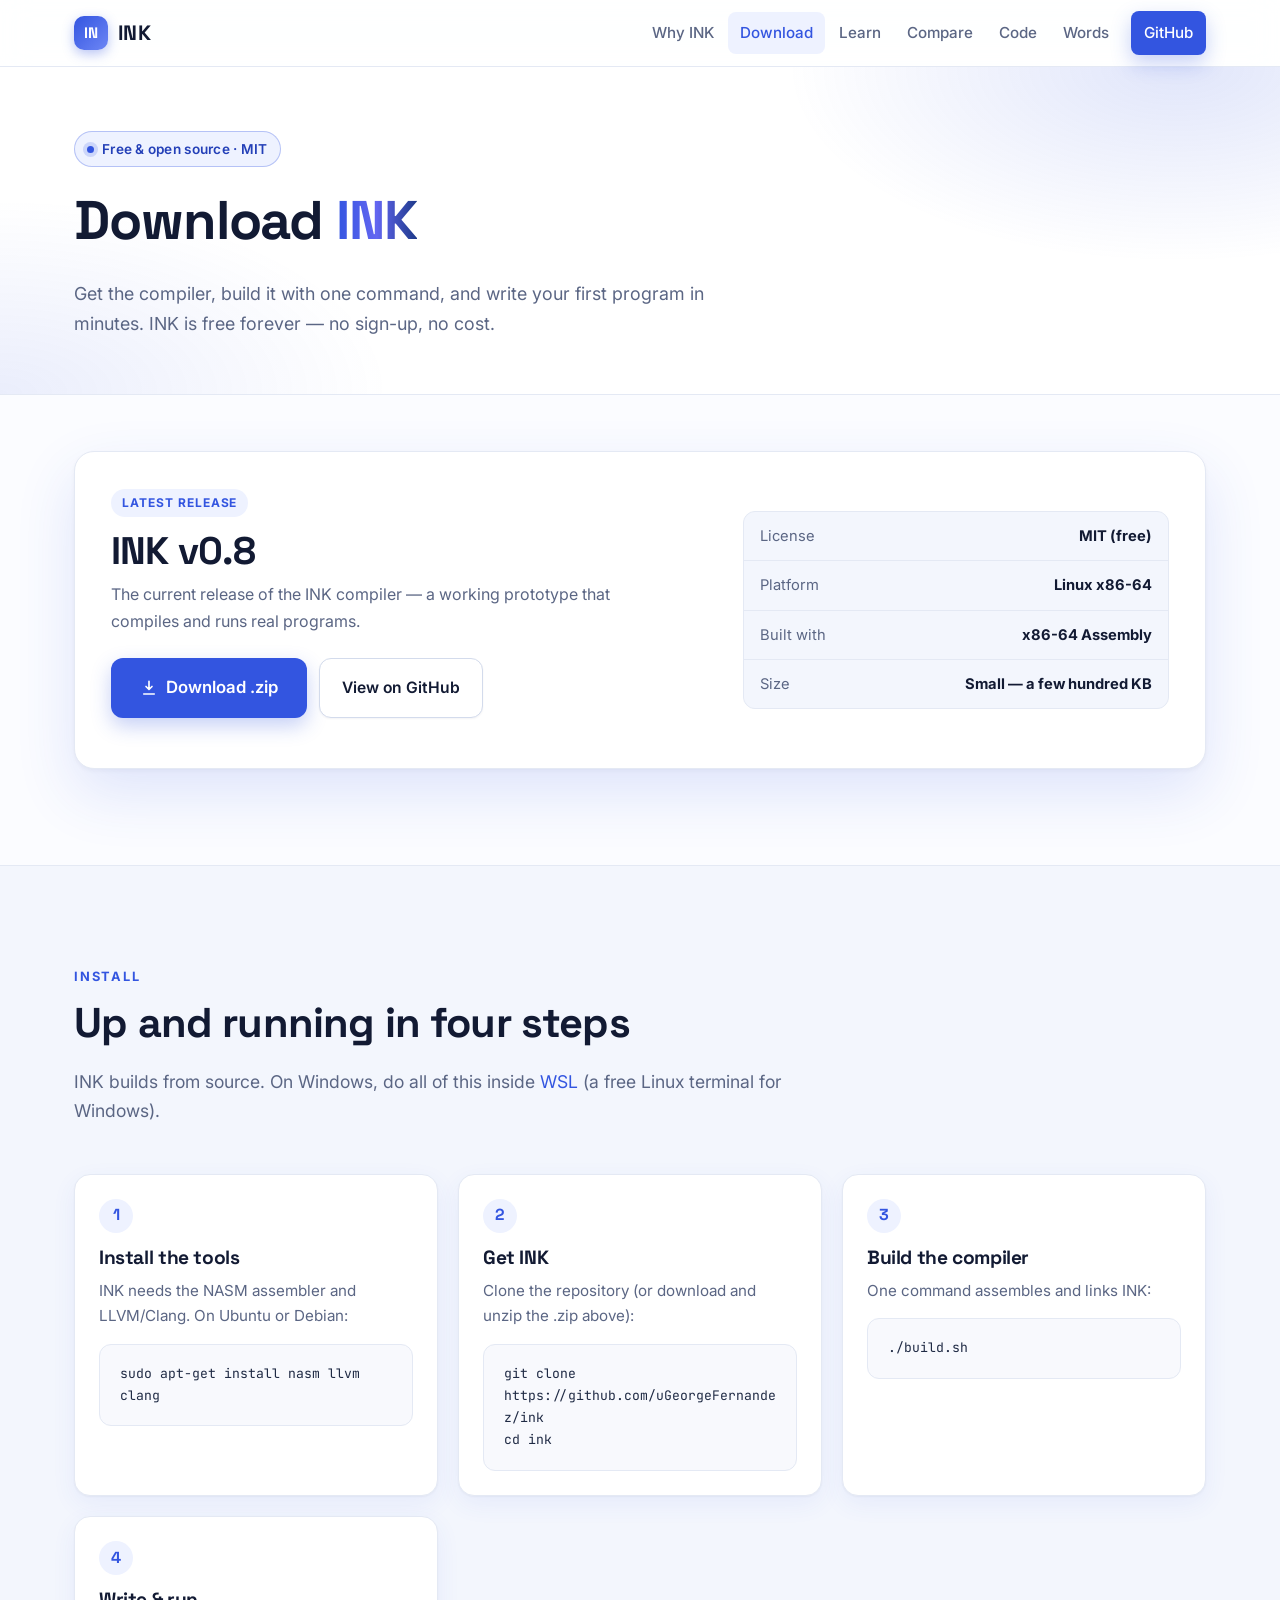
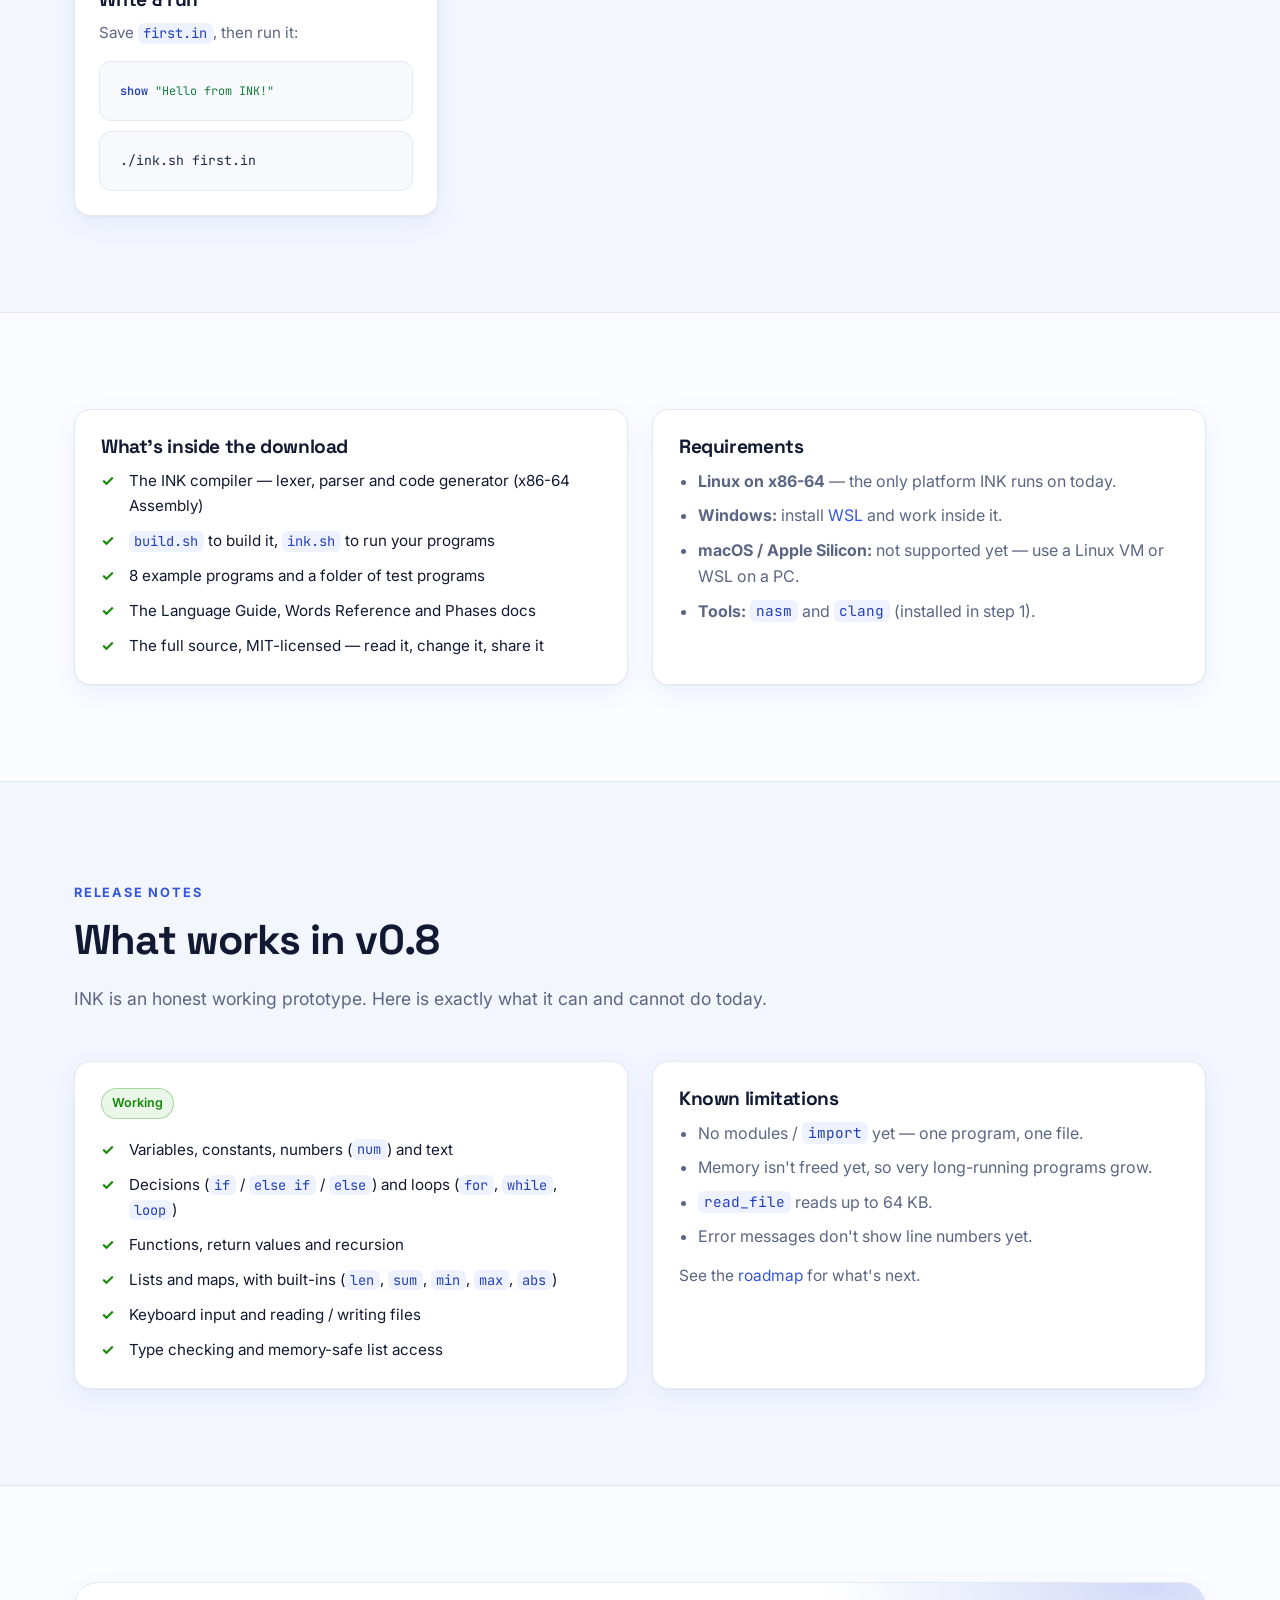
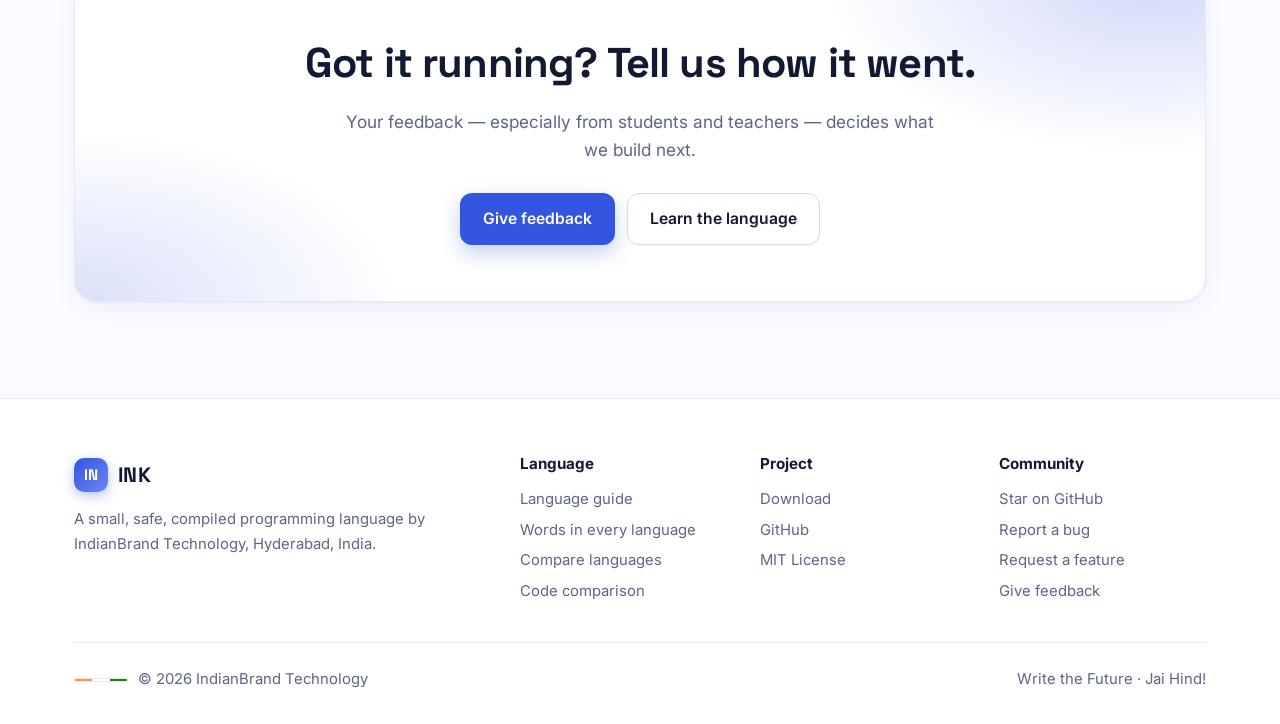
<file: download.html>
<!doctype html>
<html lang="en">
<head>
  <meta charset="utf-8">
  <meta name="viewport" content="width=device-width, initial-scale=1">
  <title>Download INK — free &amp; open source</title>
  <meta name="description" content="Download INK v0.8 — a small, safe, compiled programming language. Free, MIT-licensed. Build it in minutes on Linux or WSL.">
  <meta name="theme-color" content="#ffffff">
  <link rel="icon" href="data:image/svg+xml,%3Csvg xmlns='http://www.w3.org/2000/svg' viewBox='0 0 32 32'%3E%3Crect width='32' height='32' rx='8' fill='%233355e0'/%3E%3Ctext x='16' y='22' font-family='Arial' font-weight='800' font-size='16' text-anchor='middle' fill='%23ffffff'%3EIN%3C/text%3E%3C/svg%3E">
  <meta property="og:type" content="website">
  <meta property="og:url" content="https://ugeorgefernandez.github.io/ink/download.html">
  <meta property="og:title" content="Download INK — free &amp; open source">
  <meta property="og:description" content="Download INK v0.8 and build it in minutes. Free, MIT-licensed.">
  <meta property="og:image" content="https://ugeorgefernandez.github.io/ink/assets/og-image.jpg">
  <meta property="og:image:width" content="1200">
  <meta property="og:image:height" content="630">
  <meta name="twitter:card" content="summary_large_image">
  <meta name="twitter:image" content="https://ugeorgefernandez.github.io/ink/assets/og-image.jpg">
  <link rel="preconnect" href="https://fonts.googleapis.com">
  <link rel="preconnect" href="https://fonts.gstatic.com" crossorigin>
  <link href="https://fonts.googleapis.com/css2?family=Inter:wght@400;500;600;700&family=JetBrains+Mono:wght@400;600;700&family=Space+Grotesk:wght@500;600;700&display=swap" rel="stylesheet">
  <link rel="stylesheet" href="assets/style.css">
</head>
<body>

<header class="nav">
  <div class="container nav-inner">
    <a class="brand" href="index.html"><span class="brand-mark">IN</span>INK</a>
    <button class="nav-toggle" aria-label="Open menu" aria-expanded="false">
      <svg viewBox="0 0 24 24" fill="none" stroke="currentColor" stroke-width="2" stroke-linecap="round"><path d="M4 7h16M4 12h16M4 17h16"/></svg>
    </button>
    <nav class="nav-links">
      <a href="index.html#why">Why INK</a>
      <a class="active" href="download.html">Download</a>
      <a href="learn.html">Learn</a>
      <a href="compare.html">Compare</a>
      <a href="code.html">Code</a>
      <a href="words.html">Words</a>
      <a class="btn btn-primary btn-sm" href="https://github.com/uGeorgeFernandez/ink">GitHub</a>
    </nav>
  </div>
</header>

<div class="page-hero">
  <div class="container">
    <span class="eyebrow"><span class="dot"></span>Free &amp; open source · MIT</span>
    <h1>Download <span class="accent">INK</span></h1>
    <p>Get the compiler, build it with one command, and write your first program in minutes. INK is free forever — no sign-up, no cost.</p>
  </div>
</div>

<section style="padding-top:56px">
  <div class="container">
    <!-- Release card -->
    <div class="release-card">
      <div class="release-main">
        <span class="release-tag">Latest release</span>
        <h2>INK v0.8</h2>
        <p>The current release of the INK compiler — a working prototype that compiles and runs real programs.</p>
        <div class="dl-cta">
          <a class="btn btn-primary btn-lg" href="https://github.com/uGeorgeFernandez/ink/archive/refs/heads/main.zip">
            <svg viewBox="0 0 24 24" fill="none" stroke="currentColor" stroke-width="2.2" stroke-linecap="round" stroke-linejoin="round"><path d="M12 3v11M8 10l4 4 4-4M5 20h14"/></svg>
            Download .zip
          </a>
          <a class="btn btn-ghost" href="https://github.com/uGeorgeFernandez/ink">View on GitHub</a>
        </div>
      </div>
      <ul class="release-facts">
        <li><span>License</span><b>MIT (free)</b></li>
        <li><span>Platform</span><b>Linux x86-64</b></li>
        <li><span>Built with</span><b>x86-64 Assembly</b></li>
        <li><span>Size</span><b>Small — a few hundred KB</b></li>
      </ul>
    </div>
  </div>
</section>

<!-- Install steps -->
<section class="soft" id="install">
  <div class="container">
    <div class="section-head">
      <span class="kicker">Install</span>
      <h2>Up and running in four steps</h2>
      <p>INK builds from source. On Windows, do all of this inside <a href="https://learn.microsoft.com/windows/wsl/install">WSL</a> (a free Linux terminal for Windows).</p>
    </div>
    <div class="steps">
      <div class="step">
        <h3>Install the tools</h3>
        <p>INK needs the NASM assembler and LLVM/Clang. On Ubuntu or Debian:</p>
        <pre class="code">sudo apt-get install nasm llvm clang</pre>
      </div>
      <div class="step">
        <h3>Get INK</h3>
        <p>Clone the repository (or download and unzip the .zip above):</p>
        <pre class="code">git clone https://github.com/uGeorgeFernandez/ink
cd ink</pre>
      </div>
      <div class="step">
        <h3>Build the compiler</h3>
        <p>One command assembles and links INK:</p>
        <pre class="code">./build.sh</pre>
      </div>
      <div class="step">
        <h3>Write &amp; run</h3>
        <p>Save <code>first.in</code>, then run it:</p>
        <pre class="code"><code class="ink">show "Hello from INK!"</code></pre>
        <pre class="code" style="margin-top:10px">./ink.sh first.in</pre>
      </div>
    </div>
  </div>
</section>

<!-- What's inside + requirements -->
<section>
  <div class="container">
    <div class="status-grid">
      <div class="card">
        <h3>What's inside the download</h3>
        <ul class="dl-list">
          <li>The INK compiler — lexer, parser and code generator (x86-64 Assembly)</li>
          <li><code>build.sh</code> to build it, <code>ink.sh</code> to run your programs</li>
          <li>8 example programs and a folder of test programs</li>
          <li>The Language Guide, Words Reference and Phases docs</li>
          <li>The full source, MIT-licensed — read it, change it, share it</li>
        </ul>
      </div>
      <div class="card">
        <h3>Requirements</h3>
        <ul class="limits">
          <li><b>Linux on x86-64</b> — the only platform INK runs on today.</li>
          <li><b>Windows:</b> install <a href="https://learn.microsoft.com/windows/wsl/install">WSL</a> and work inside it.</li>
          <li><b>macOS / Apple Silicon:</b> not supported yet — use a Linux VM or WSL on a PC.</li>
          <li><b>Tools:</b> <code>nasm</code> and <code>clang</code> (installed in step 1).</li>
        </ul>
      </div>
    </div>
  </div>
</section>

<!-- Release notes -->
<section class="soft" id="notes">
  <div class="container">
    <div class="section-head">
      <span class="kicker">Release notes</span>
      <h2>What works in v0.8</h2>
      <p>INK is an honest working prototype. Here is exactly what it can and cannot do today.</p>
    </div>
    <div class="status-grid">
      <div class="card">
        <div class="badge-row"><span class="pill ok">Working</span></div>
        <ul class="dl-list">
          <li>Variables, constants, numbers (<code>num</code>) and text</li>
          <li>Decisions (<code>if</code> / <code>else if</code> / <code>else</code>) and loops (<code>for</code>, <code>while</code>, <code>loop</code>)</li>
          <li>Functions, return values and recursion</li>
          <li>Lists and maps, with built-ins (<code>len</code>, <code>sum</code>, <code>min</code>, <code>max</code>, <code>abs</code>)</li>
          <li>Keyboard input and reading / writing files</li>
          <li>Type checking and memory-safe list access</li>
        </ul>
      </div>
      <div class="card">
        <h3>Known limitations</h3>
        <ul class="limits">
          <li>No modules / <code>import</code> yet — one program, one file.</li>
          <li>Memory isn't freed yet, so very long-running programs grow.</li>
          <li><code>read_file</code> reads up to 64&nbsp;KB.</li>
          <li>Error messages don't show line numbers yet.</li>
        </ul>
        <p class="dl-req" style="margin-top:14px">See the <a href="index.html#roadmap">roadmap</a> for what's next.</p>
      </div>
    </div>
  </div>
</section>

<!-- CTA -->
<section>
  <div class="container">
    <div class="cta-band">
      <h2>Got it running? Tell us how it went.</h2>
      <p>Your feedback — especially from students and teachers — decides what we build next.</p>
      <div class="hero-cta">
        <a class="btn btn-primary" href="index.html#feedback">Give feedback</a>
        <a class="btn btn-ghost" href="learn.html">Learn the language</a>
      </div>
    </div>
  </div>
</section>

<footer>
  <div class="container">
    <div class="foot-grid">
      <div>
        <a class="brand" href="index.html"><span class="brand-mark">IN</span>INK</a>
        <p>A small, safe, compiled programming language by IndianBrand Technology, Hyderabad, India.</p>
      </div>
      <div>
        <h4>Language</h4>
        <a href="learn.html">Language guide</a>
        <a href="words.html">Words in every language</a>
        <a href="compare.html">Compare languages</a>
        <a href="code.html">Code comparison</a>
      </div>
      <div>
        <h4>Project</h4>
        <a href="download.html">Download</a>
        <a href="https://github.com/uGeorgeFernandez/ink">GitHub</a>
        <a href="https://github.com/uGeorgeFernandez/ink/blob/main/LICENSE">MIT License</a>
      </div>
      <div>
        <h4>Community</h4>
        <a href="https://github.com/uGeorgeFernandez/ink">Star on GitHub</a>
        <a href="https://github.com/uGeorgeFernandez/ink/issues">Report a bug</a>
        <a href="https://github.com/uGeorgeFernandez/ink/issues/new">Request a feature</a>
        <a href="index.html#feedback">Give feedback</a>
      </div>
    </div>
    <div class="foot-bottom">
      <span><span class="tricolor"><i></i><i></i><i></i></span>© <span id="year">2026</span> IndianBrand Technology</span>
      <span>Write the Future · Jai Hind!</span>
    </div>
  </div>
</footer>

<script src="assets/site.js"></script>
</body>
</html>
</file>
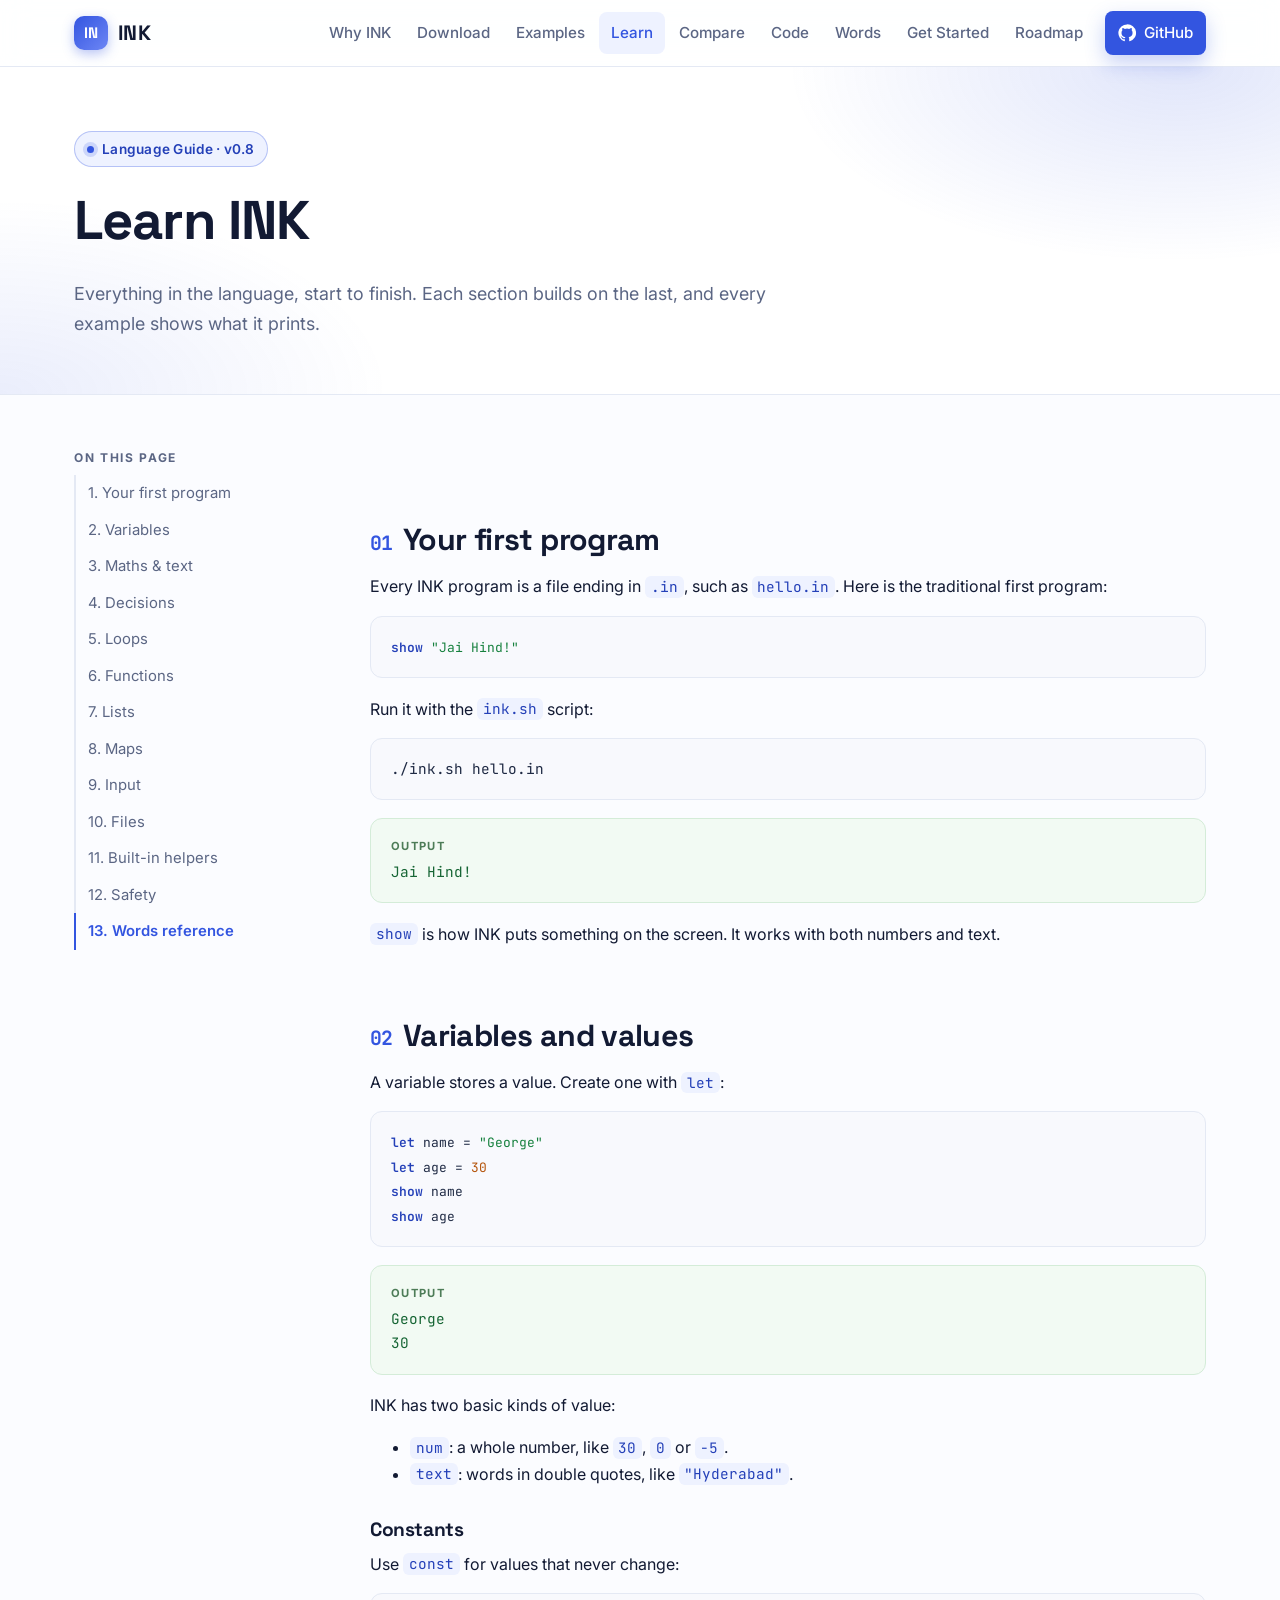
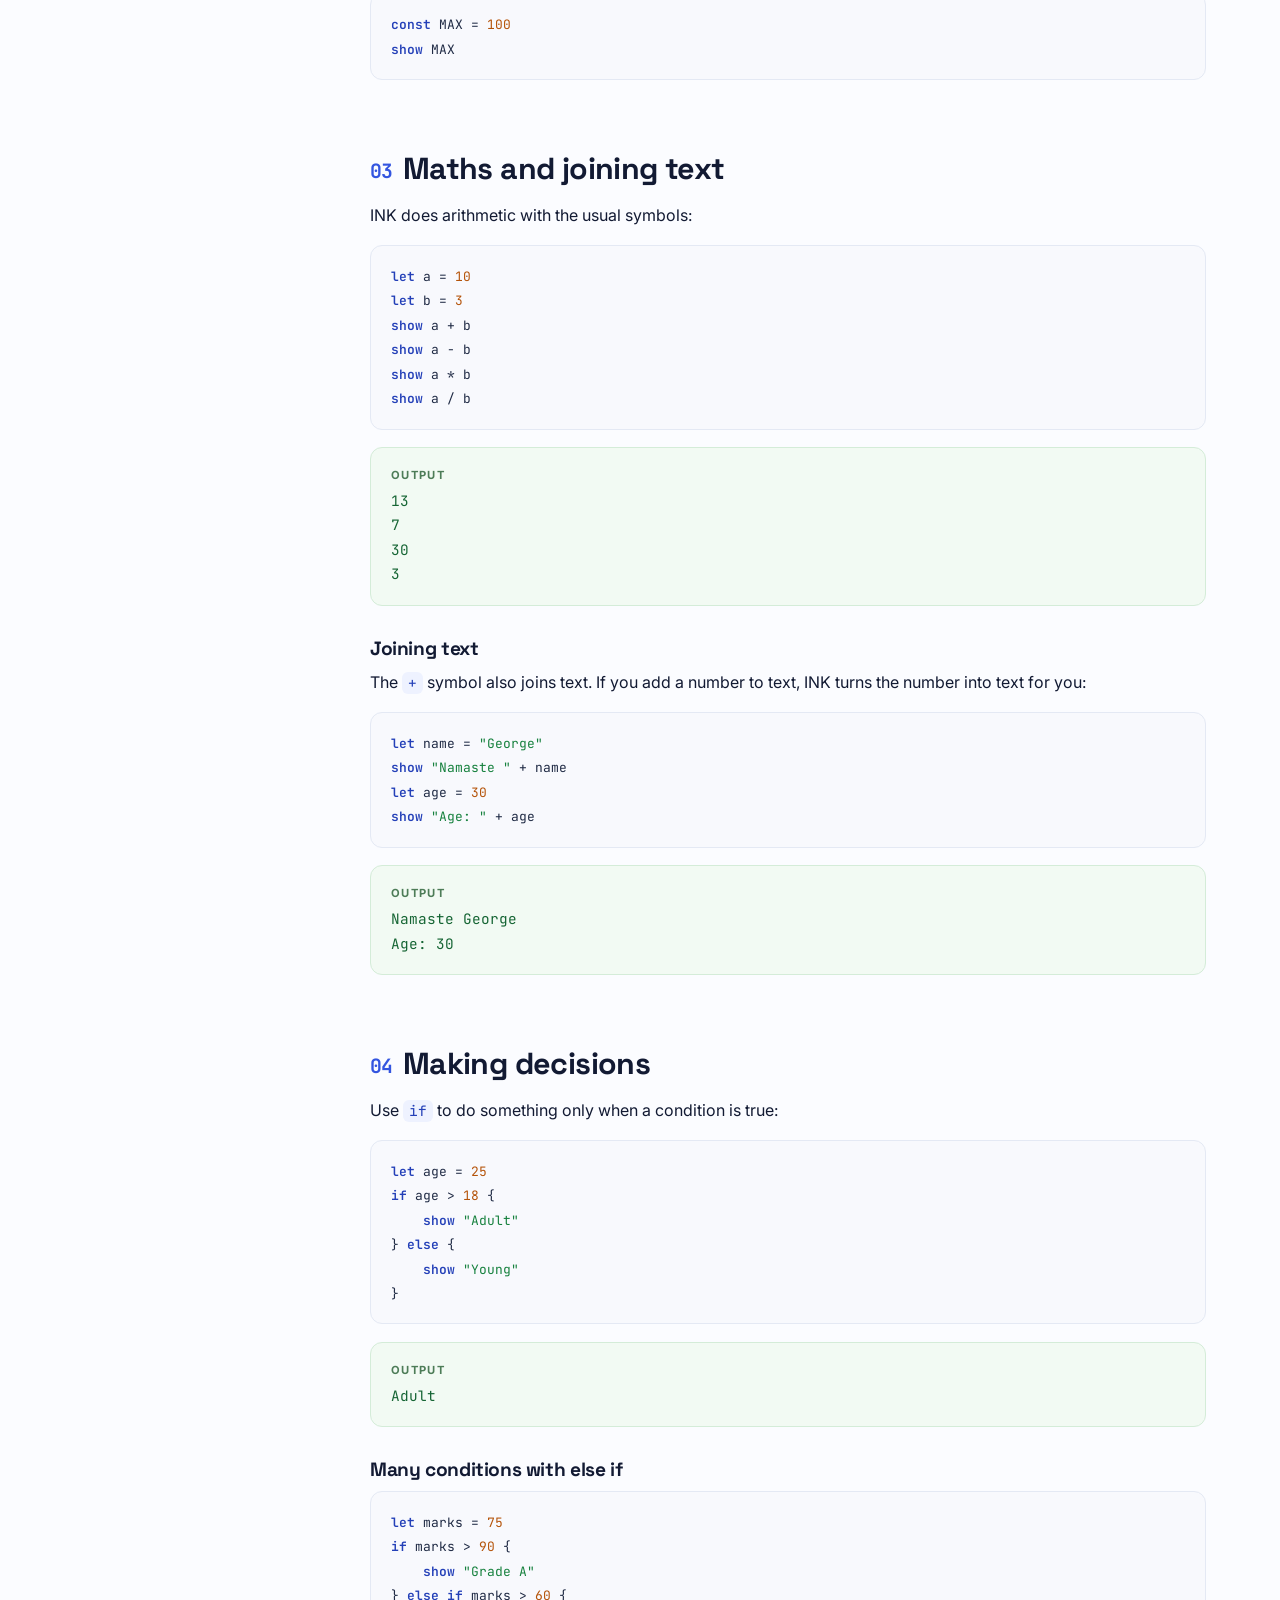
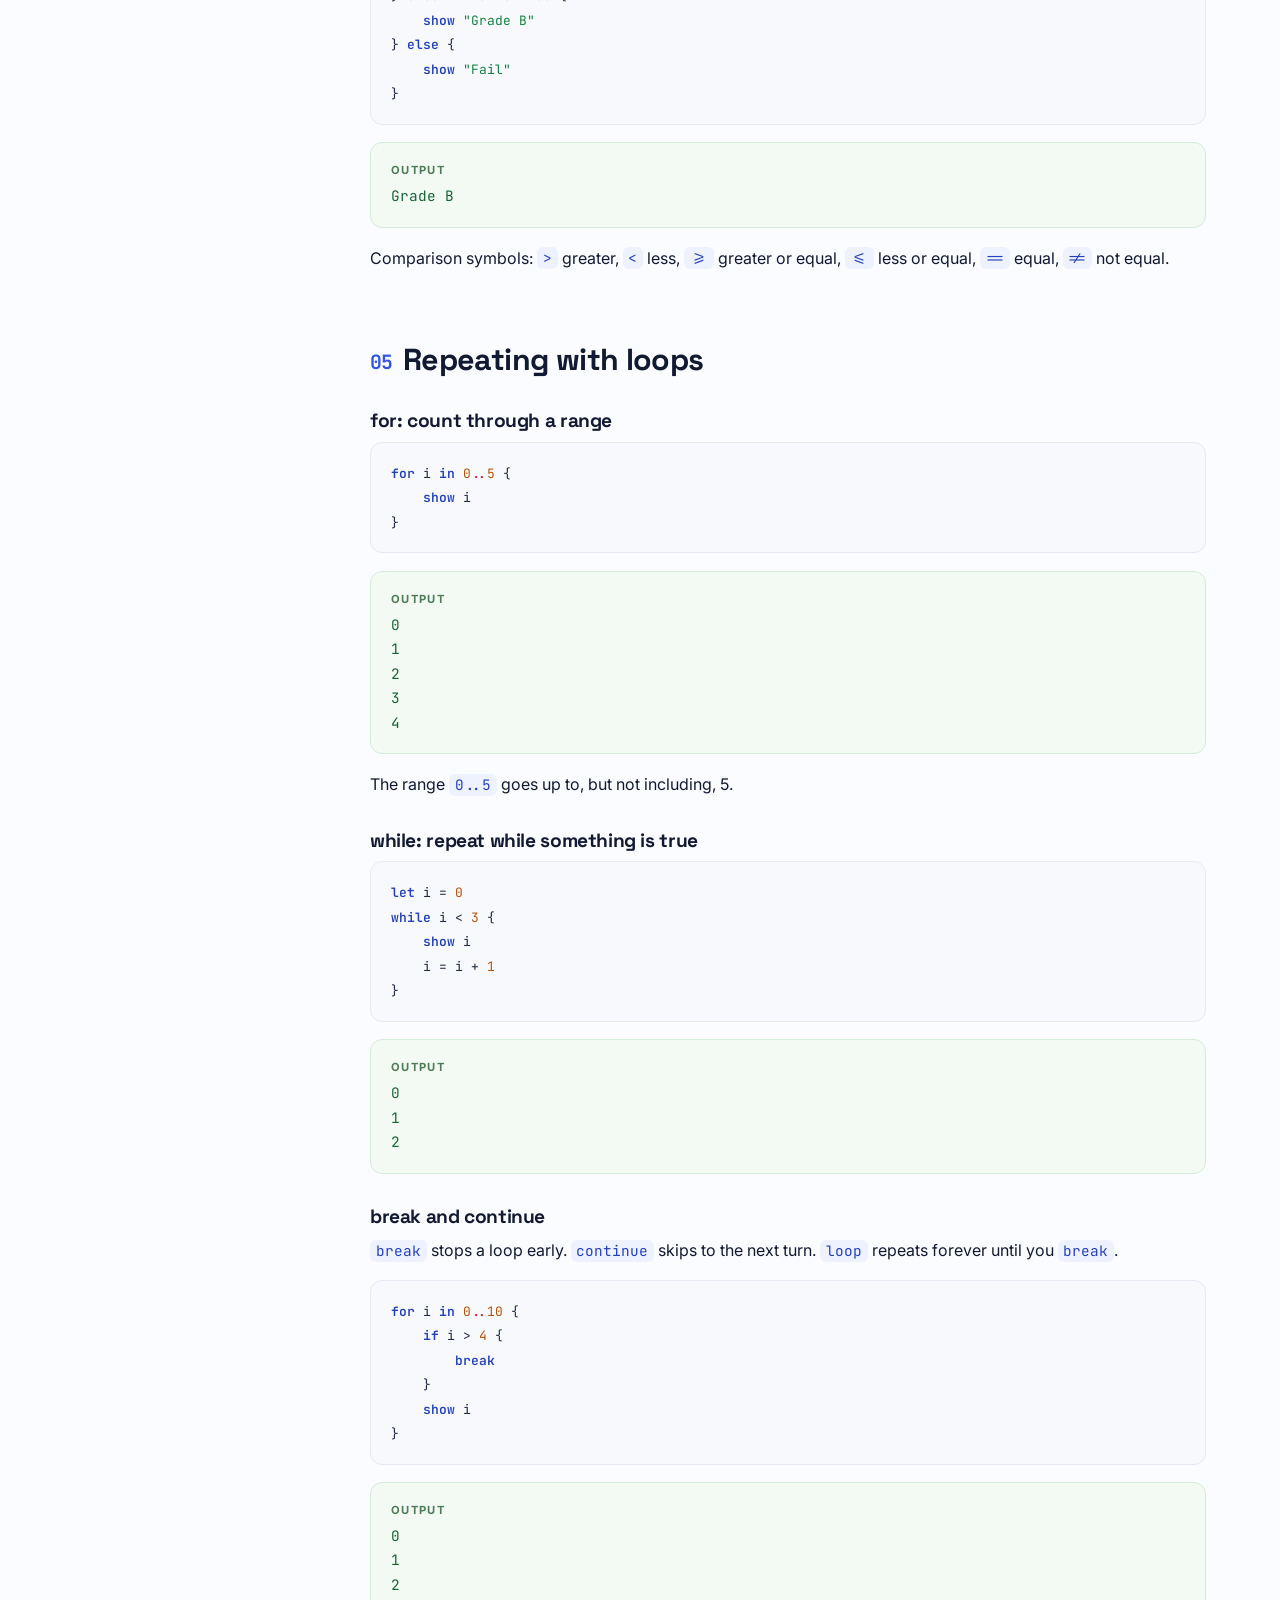
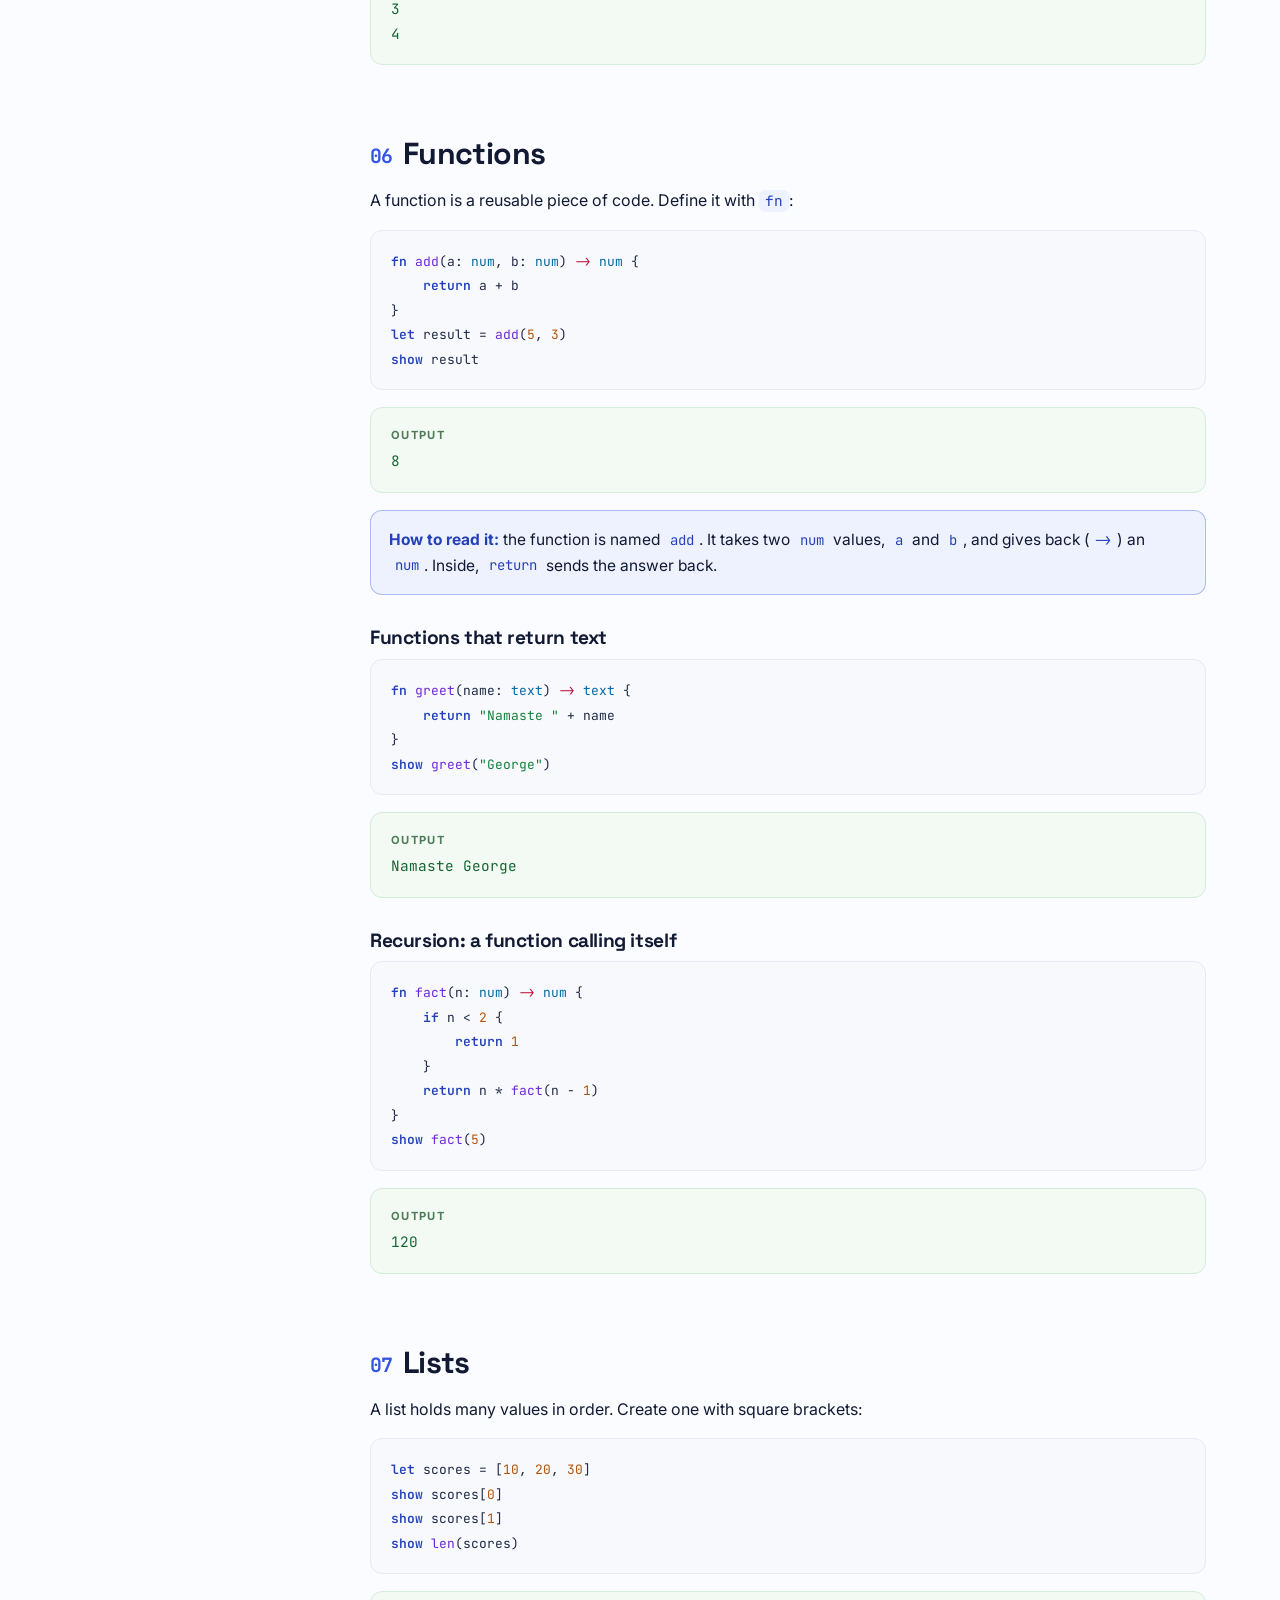
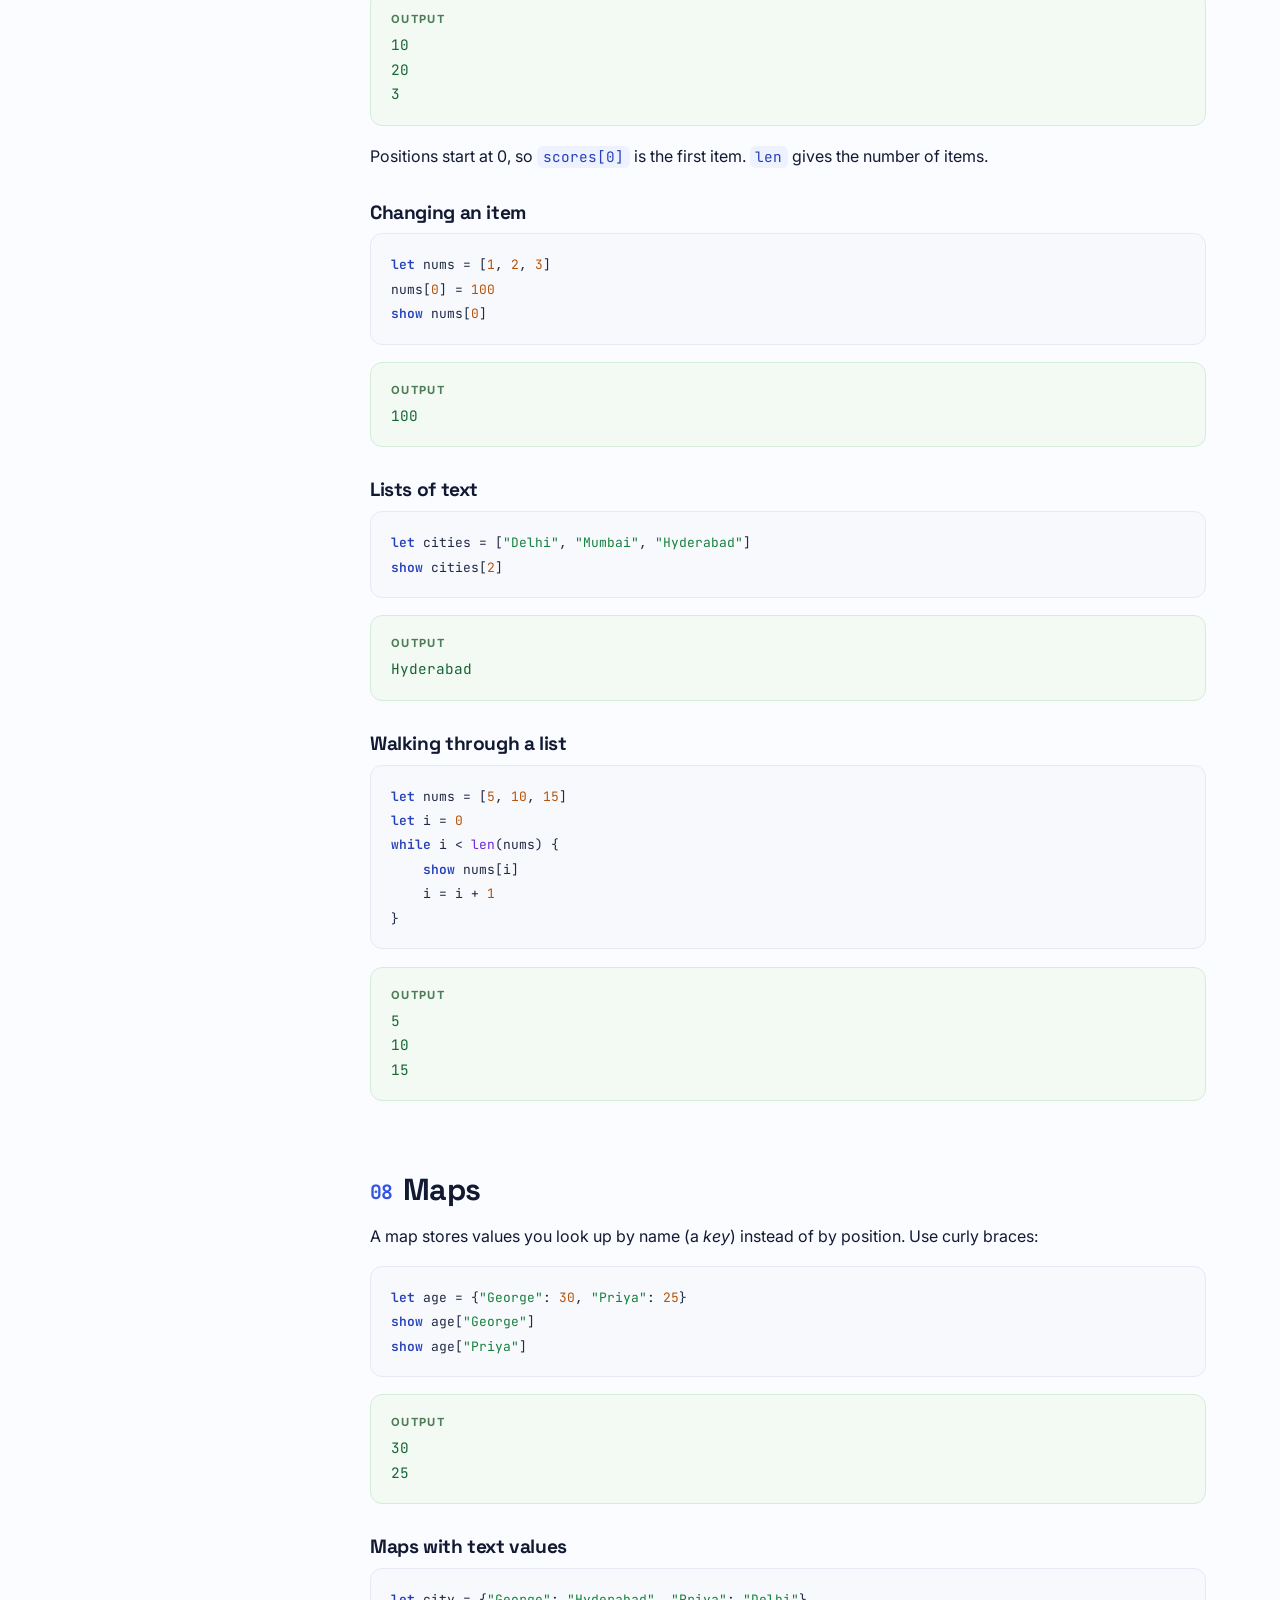
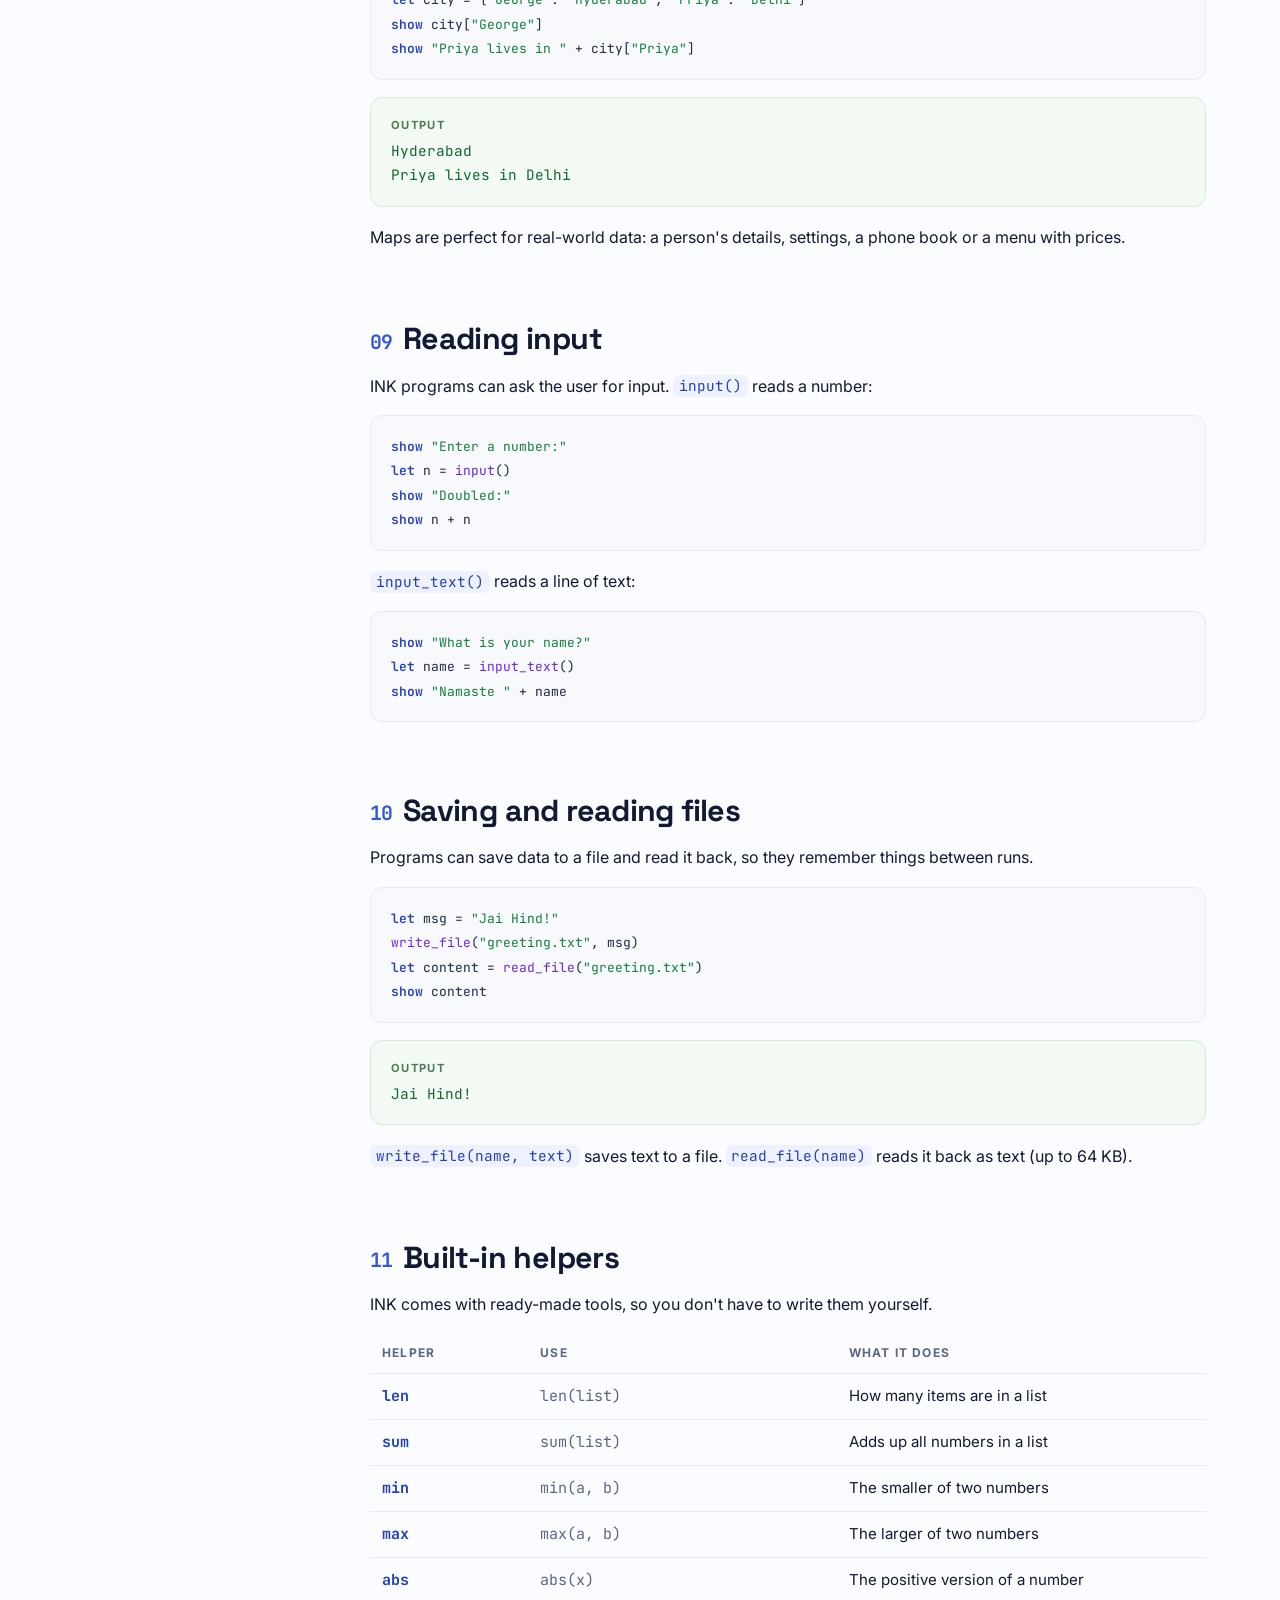
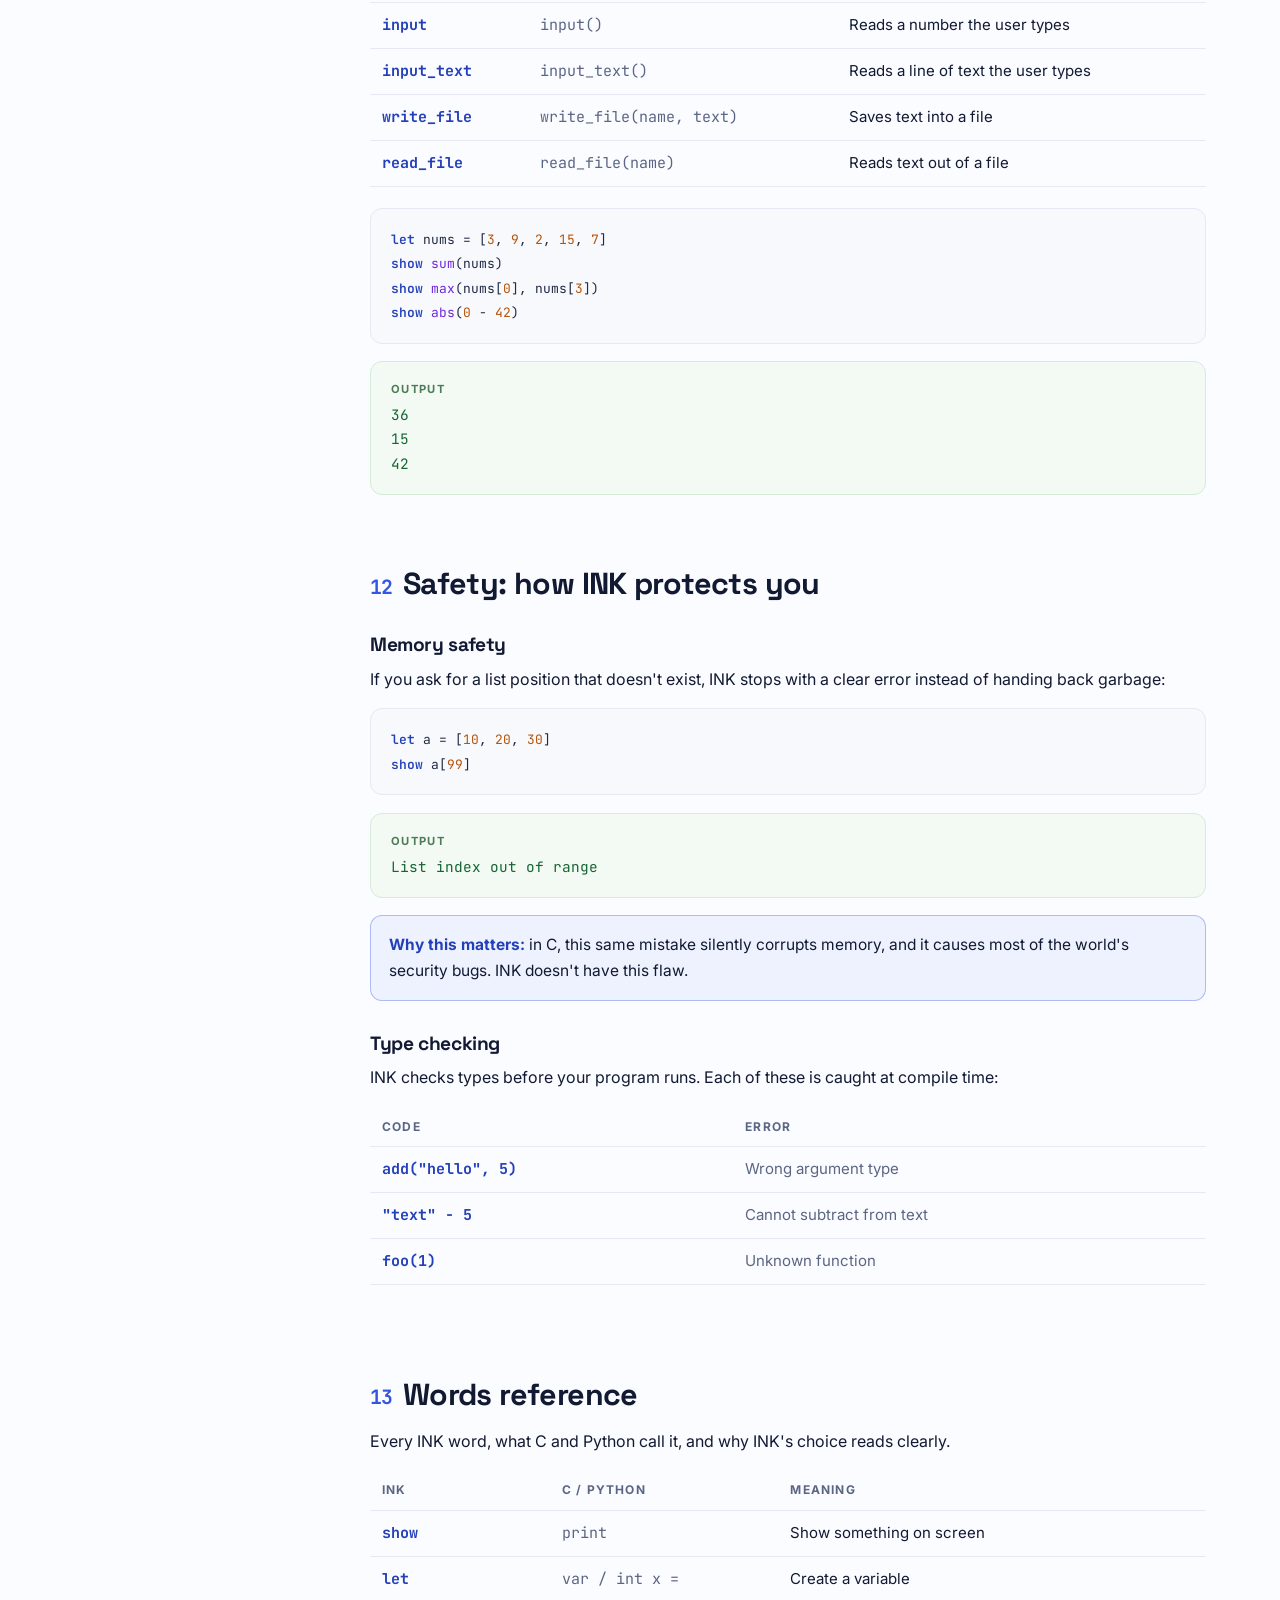
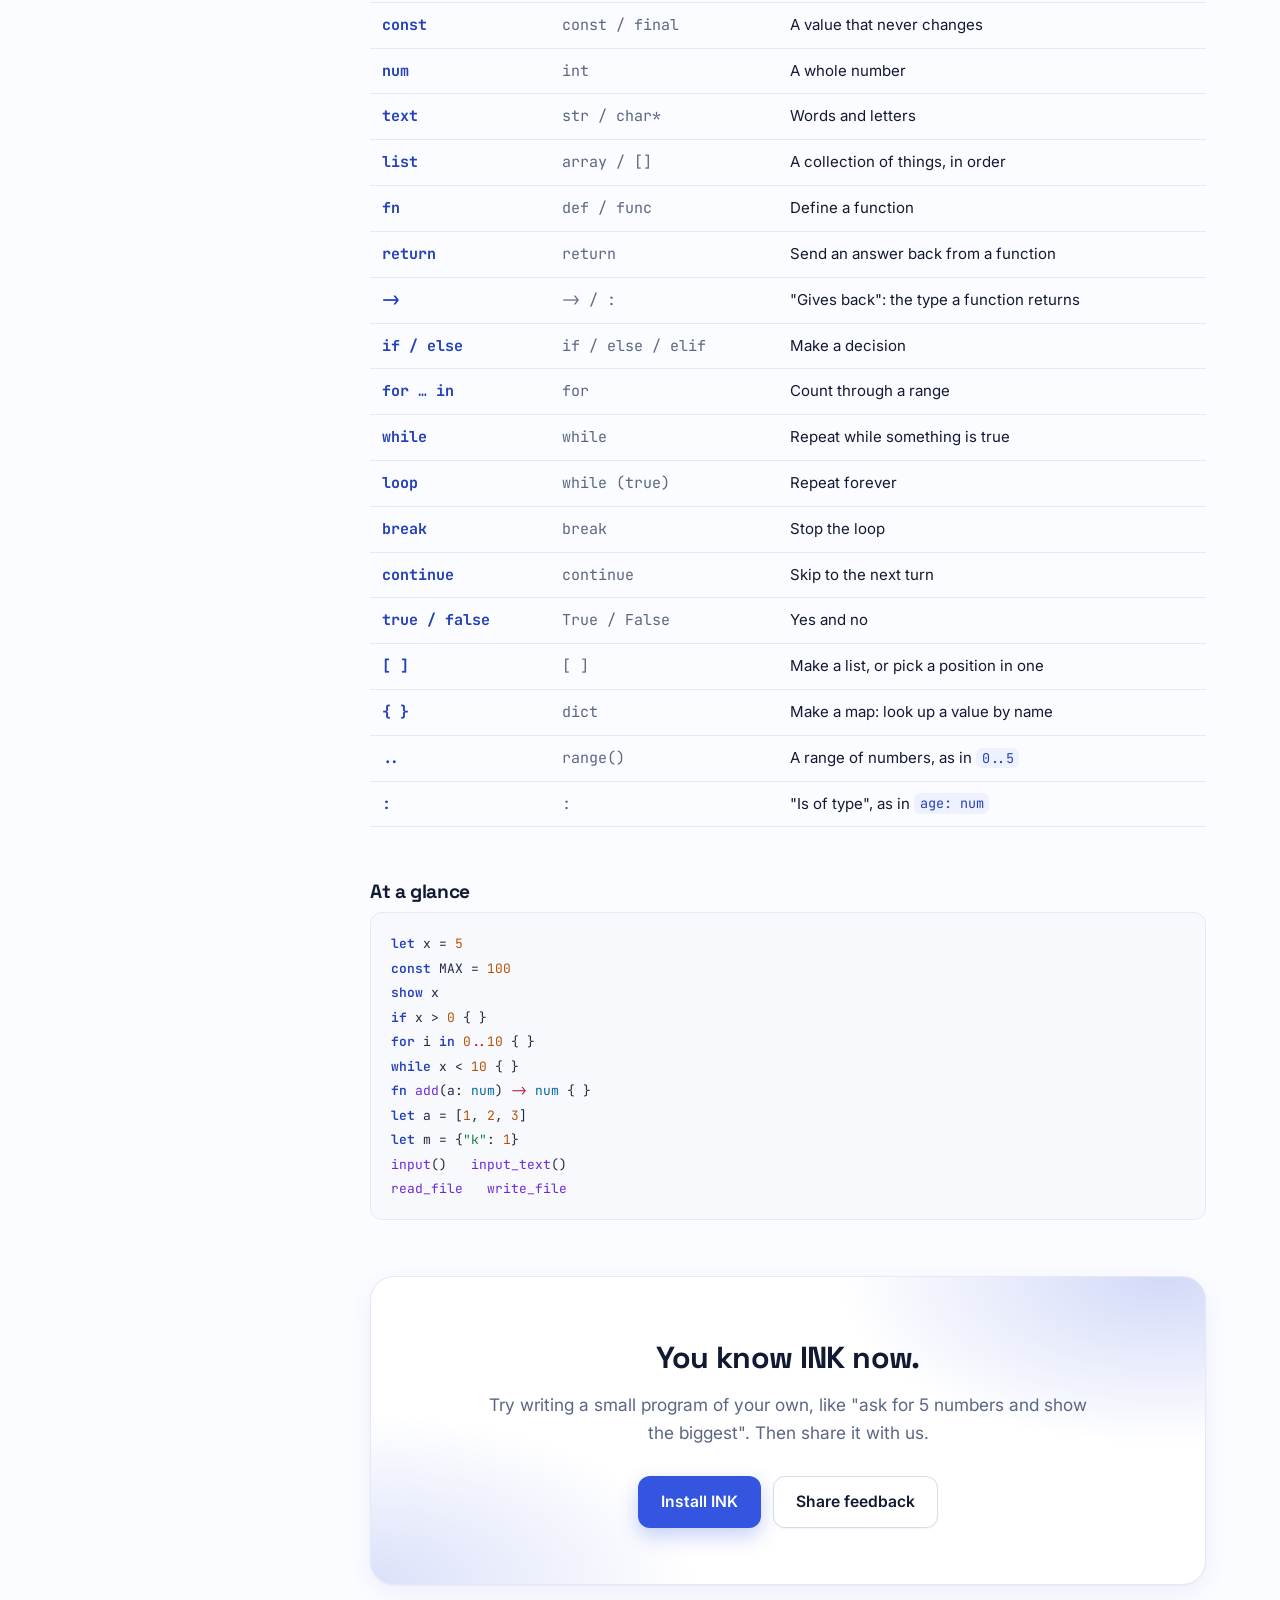
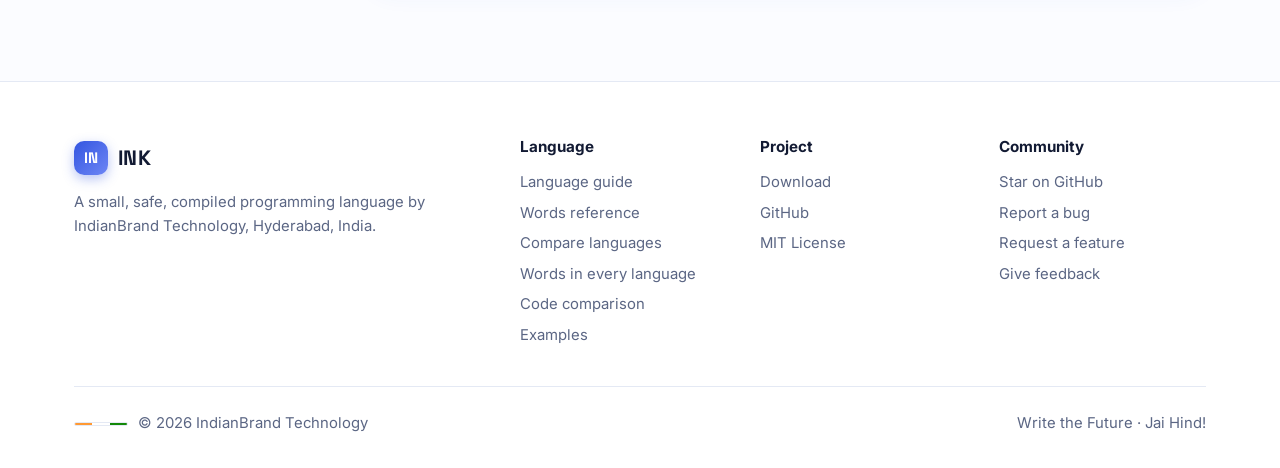
<file: learn.html>
<!doctype html>
<html lang="en">
<head>
  <meta charset="utf-8">
  <meta name="viewport" content="width=device-width, initial-scale=1">
  <title>Learn INK — Language Guide</title>
  <meta name="description" content="The complete INK language guide: variables, decisions, loops, functions, lists, maps, input, files and safety.">
  <meta property="og:type" content="website">
  <meta property="og:url" content="https://ugeorgefernandez.github.io/ink/learn.html">
  <meta property="og:title" content="Learn INK — Language Guide">
  <meta property="og:description" content="The complete INK language guide: variables, decisions, loops, functions, lists, maps, input, files and safety.">
  <meta property="og:image" content="https://ugeorgefernandez.github.io/ink/assets/og-image.jpg">
  <meta property="og:image:width" content="1200">
  <meta property="og:image:height" content="630">
  <meta name="twitter:card" content="summary_large_image">
  <meta name="twitter:title" content="Learn INK — Language Guide">
  <meta name="twitter:description" content="The complete INK language guide: variables, decisions, loops, functions, lists, maps, input, files and safety.">
  <meta name="twitter:image" content="https://ugeorgefernandez.github.io/ink/assets/og-image.jpg">
  <meta name="theme-color" content="#ffffff">
  <link rel="icon" href="data:image/svg+xml,%3Csvg xmlns='http://www.w3.org/2000/svg' viewBox='0 0 32 32'%3E%3Crect width='32' height='32' rx='8' fill='%233355e0'/%3E%3Ctext x='16' y='22' font-family='Arial' font-weight='800' font-size='16' text-anchor='middle' fill='%23ffffff'%3EIN%3C/text%3E%3C/svg%3E">
  <link rel="preconnect" href="https://fonts.googleapis.com">
  <link rel="preconnect" href="https://fonts.gstatic.com" crossorigin>
  <link href="https://fonts.googleapis.com/css2?family=Inter:wght@400;500;600;700&family=JetBrains+Mono:wght@400;600;700&family=Space+Grotesk:wght@500;600;700&display=swap" rel="stylesheet">
  <link rel="stylesheet" href="assets/style.css">
</head>
<body>

<header class="nav">
  <div class="container nav-inner">
    <a class="brand" href="index.html"><span class="brand-mark">IN</span>INK</a>
    <button class="nav-toggle" aria-label="Open menu" aria-expanded="false">
      <svg viewBox="0 0 24 24" fill="none" stroke="currentColor" stroke-width="2" stroke-linecap="round"><path d="M4 7h16M4 12h16M4 17h16"/></svg>
    </button>
    <nav class="nav-links">
      <a href="index.html#why">Why INK</a>
      <a href="download.html">Download</a>
      <a href="index.html#examples">Examples</a>
      <a class="active" href="learn.html">Learn</a>
      <a href="compare.html">Compare</a>
      <a href="code.html">Code</a>
      <a href="words.html">Words</a>
      <a href="index.html#start">Get Started</a>
      <a href="index.html#roadmap">Roadmap</a>
      <a class="btn btn-primary btn-sm" href="https://github.com/uGeorgeFernandez/ink">
        <svg viewBox="0 0 24 24" fill="currentColor"><path d="M12 .5a11.5 11.5 0 0 0-3.64 22.41c.58.1.79-.25.79-.56v-2c-3.2.7-3.88-1.37-3.88-1.37-.53-1.33-1.28-1.69-1.28-1.69-1.05-.72.08-.7.08-.7 1.16.08 1.77 1.19 1.77 1.19 1.03 1.77 2.7 1.26 3.36.96.1-.75.4-1.26.73-1.55-2.55-.29-5.24-1.28-5.24-5.69 0-1.26.45-2.29 1.19-3.1-.12-.29-.52-1.46.11-3.05 0 0 .97-.31 3.17 1.18a11 11 0 0 1 5.77 0c2.2-1.49 3.17-1.18 3.17-1.18.63 1.59.23 2.76.11 3.05.74.81 1.19 1.84 1.19 3.1 0 4.42-2.7 5.4-5.26 5.68.41.36.78 1.06.78 2.14v3.17c0 .31.21.67.8.56A11.5 11.5 0 0 0 12 .5Z"/></svg>
        GitHub
      </a>
    </nav>
  </div>
</header>

<div class="page-hero">
  <div class="container">
    <span class="eyebrow"><span class="dot"></span>Language Guide · v0.8</span>
    <h1>Learn INK</h1>
    <p>Everything in the language, start to finish. Each section builds on the last, and every example shows what it prints.</p>
  </div>
</div>

<div class="container docs">
  <aside class="toc">
    <h4>On this page</h4>
    <a href="#first">1. Your first program</a>
    <a href="#variables">2. Variables</a>
    <a href="#maths">3. Maths &amp; text</a>
    <a href="#decisions">4. Decisions</a>
    <a href="#loops">5. Loops</a>
    <a href="#functions">6. Functions</a>
    <a href="#lists">7. Lists</a>
    <a href="#maps">8. Maps</a>
    <a href="#input">9. Input</a>
    <a href="#files">10. Files</a>
    <a href="#builtins">11. Built-in helpers</a>
    <a href="#safety">12. Safety</a>
    <a href="#reference">13. Words reference</a>
  </aside>

  <article class="doc">
    <div class="mobile-toc">
      <select aria-label="Jump to section">
        <option value="first">1. Your first program</option>
        <option value="variables">2. Variables</option>
        <option value="maths">3. Maths &amp; text</option>
        <option value="decisions">4. Decisions</option>
        <option value="loops">5. Loops</option>
        <option value="functions">6. Functions</option>
        <option value="lists">7. Lists</option>
        <option value="maps">8. Maps</option>
        <option value="input">9. Input</option>
        <option value="files">10. Files</option>
        <option value="builtins">11. Built-in helpers</option>
        <option value="safety">12. Safety</option>
        <option value="reference">13. Words reference</option>
      </select>
    </div>

    <h2 id="first"><span class="sn">01</span>Your first program</h2>
    <p>Every INK program is a file ending in <code>.in</code>, such as <code>hello.in</code>. Here is the traditional first program:</p>
    <pre class="code"><code class="ink">show "Jai Hind!"</code></pre>
    <p>Run it with the <code>ink.sh</code> script:</p>
    <pre class="code">./ink.sh hello.in</pre>
    <pre class="code out">Jai Hind!</pre>
    <p><code>show</code> is how INK puts something on the screen. It works with both numbers and text.</p>

    <h2 id="variables"><span class="sn">02</span>Variables and values</h2>
    <p>A variable stores a value. Create one with <code>let</code>:</p>
    <pre class="code"><code class="ink">let name = "George"
let age = 30
show name
show age</code></pre>
    <pre class="code out">George
30</pre>
    <p>INK has two basic kinds of value:</p>
    <ul>
      <li><code>num</code>: a whole number, like <code>30</code>, <code>0</code> or <code>-5</code>.</li>
      <li><code>text</code>: words in double quotes, like <code>"Hyderabad"</code>.</li>
    </ul>
    <h3>Constants</h3>
    <p>Use <code>const</code> for values that never change:</p>
    <pre class="code"><code class="ink">const MAX = 100
show MAX</code></pre>

    <h2 id="maths"><span class="sn">03</span>Maths and joining text</h2>
    <p>INK does arithmetic with the usual symbols:</p>
    <pre class="code"><code class="ink">let a = 10
let b = 3
show a + b
show a - b
show a * b
show a / b</code></pre>
    <pre class="code out">13
7
30
3</pre>
    <h3>Joining text</h3>
    <p>The <code>+</code> symbol also joins text. If you add a number to text, INK turns the number into text for you:</p>
    <pre class="code"><code class="ink">let name = "George"
show "Namaste " + name
let age = 30
show "Age: " + age</code></pre>
    <pre class="code out">Namaste George
Age: 30</pre>

    <h2 id="decisions"><span class="sn">04</span>Making decisions</h2>
    <p>Use <code>if</code> to do something only when a condition is true:</p>
    <pre class="code"><code class="ink">let age = 25
if age &gt; 18 {
    show "Adult"
} else {
    show "Young"
}</code></pre>
    <pre class="code out">Adult</pre>
    <h3>Many conditions with else if</h3>
    <pre class="code"><code class="ink">let marks = 75
if marks &gt; 90 {
    show "Grade A"
} else if marks &gt; 60 {
    show "Grade B"
} else {
    show "Fail"
}</code></pre>
    <pre class="code out">Grade B</pre>
    <p>Comparison symbols: <code>&gt;</code> greater, <code>&lt;</code> less, <code>&gt;=</code> greater or equal, <code>&lt;=</code> less or equal, <code>==</code> equal, <code>!=</code> not equal.</p>

    <h2 id="loops"><span class="sn">05</span>Repeating with loops</h2>
    <h3>for: count through a range</h3>
    <pre class="code"><code class="ink">for i in 0..5 {
    show i
}</code></pre>
    <pre class="code out">0
1
2
3
4</pre>
    <p>The range <code>0..5</code> goes up to, but not including, 5.</p>
    <h3>while: repeat while something is true</h3>
    <pre class="code"><code class="ink">let i = 0
while i &lt; 3 {
    show i
    i = i + 1
}</code></pre>
    <pre class="code out">0
1
2</pre>
    <h3>break and continue</h3>
    <p><code>break</code> stops a loop early. <code>continue</code> skips to the next turn. <code>loop</code> repeats forever until you <code>break</code>.</p>
    <pre class="code"><code class="ink">for i in 0..10 {
    if i &gt; 4 {
        break
    }
    show i
}</code></pre>
    <pre class="code out">0
1
2
3
4</pre>

    <h2 id="functions"><span class="sn">06</span>Functions</h2>
    <p>A function is a reusable piece of code. Define it with <code>fn</code>:</p>
    <pre class="code"><code class="ink">fn add(a: num, b: num) -&gt; num {
    return a + b
}
let result = add(5, 3)
show result</code></pre>
    <pre class="code out">8</pre>
    <div class="callout"><b>How to read it:</b> the function is named <code>add</code>. It takes two <code>num</code> values, <code>a</code> and <code>b</code>, and gives back (<code>-&gt;</code>) an <code>num</code>. Inside, <code>return</code> sends the answer back.</div>
    <h3>Functions that return text</h3>
    <pre class="code"><code class="ink">fn greet(name: text) -&gt; text {
    return "Namaste " + name
}
show greet("George")</code></pre>
    <pre class="code out">Namaste George</pre>
    <h3>Recursion: a function calling itself</h3>
    <pre class="code"><code class="ink">fn fact(n: num) -&gt; num {
    if n &lt; 2 {
        return 1
    }
    return n * fact(n - 1)
}
show fact(5)</code></pre>
    <pre class="code out">120</pre>

    <h2 id="lists"><span class="sn">07</span>Lists</h2>
    <p>A list holds many values in order. Create one with square brackets:</p>
    <pre class="code"><code class="ink">let scores = [10, 20, 30]
show scores[0]
show scores[1]
show len(scores)</code></pre>
    <pre class="code out">10
20
3</pre>
    <p>Positions start at 0, so <code>scores[0]</code> is the first item. <code>len</code> gives the number of items.</p>
    <h3>Changing an item</h3>
    <pre class="code"><code class="ink">let nums = [1, 2, 3]
nums[0] = 100
show nums[0]</code></pre>
    <pre class="code out">100</pre>
    <h3>Lists of text</h3>
    <pre class="code"><code class="ink">let cities = ["Delhi", "Mumbai", "Hyderabad"]
show cities[2]</code></pre>
    <pre class="code out">Hyderabad</pre>
    <h3>Walking through a list</h3>
    <pre class="code"><code class="ink">let nums = [5, 10, 15]
let i = 0
while i &lt; len(nums) {
    show nums[i]
    i = i + 1
}</code></pre>
    <pre class="code out">5
10
15</pre>

    <h2 id="maps"><span class="sn">08</span>Maps</h2>
    <p>A map stores values you look up by name (a <em>key</em>) instead of by position. Use curly braces:</p>
    <pre class="code"><code class="ink">let age = {"George": 30, "Priya": 25}
show age["George"]
show age["Priya"]</code></pre>
    <pre class="code out">30
25</pre>
    <h3>Maps with text values</h3>
    <pre class="code"><code class="ink">let city = {"George": "Hyderabad", "Priya": "Delhi"}
show city["George"]
show "Priya lives in " + city["Priya"]</code></pre>
    <pre class="code out">Hyderabad
Priya lives in Delhi</pre>
    <p>Maps are perfect for real-world data: a person's details, settings, a phone book or a menu with prices.</p>

    <h2 id="input"><span class="sn">09</span>Reading input</h2>
    <p>INK programs can ask the user for input. <code>input()</code> reads a number:</p>
    <pre class="code"><code class="ink">show "Enter a number:"
let n = input()
show "Doubled:"
show n + n</code></pre>
    <p><code>input_text()</code> reads a line of text:</p>
    <pre class="code"><code class="ink">show "What is your name?"
let name = input_text()
show "Namaste " + name</code></pre>

    <h2 id="files"><span class="sn">10</span>Saving and reading files</h2>
    <p>Programs can save data to a file and read it back, so they remember things between runs.</p>
    <pre class="code"><code class="ink">let msg = "Jai Hind!"
write_file("greeting.txt", msg)
let content = read_file("greeting.txt")
show content</code></pre>
    <pre class="code out">Jai Hind!</pre>
    <p><code>write_file(name, text)</code> saves text to a file. <code>read_file(name)</code> reads it back as text (up to 64 KB).</p>

    <h2 id="builtins"><span class="sn">11</span>Built-in helpers</h2>
    <p>INK comes with ready-made tools, so you don't have to write them yourself.</p>
    <div class="table-wrap">
      <table class="ref-table">
        <thead><tr><th>Helper</th><th>Use</th><th>What it does</th></tr></thead>
        <tbody>
          <tr><td>len</td><td>len(list)</td><td>How many items are in a list</td></tr>
          <tr><td>sum</td><td>sum(list)</td><td>Adds up all numbers in a list</td></tr>
          <tr><td>min</td><td>min(a, b)</td><td>The smaller of two numbers</td></tr>
          <tr><td>max</td><td>max(a, b)</td><td>The larger of two numbers</td></tr>
          <tr><td>abs</td><td>abs(x)</td><td>The positive version of a number</td></tr>
          <tr><td>input</td><td>input()</td><td>Reads a number the user types</td></tr>
          <tr><td>input_text</td><td>input_text()</td><td>Reads a line of text the user types</td></tr>
          <tr><td>write_file</td><td>write_file(name, text)</td><td>Saves text into a file</td></tr>
          <tr><td>read_file</td><td>read_file(name)</td><td>Reads text out of a file</td></tr>
        </tbody>
      </table>
    </div>
    <pre class="code"><code class="ink">let nums = [3, 9, 2, 15, 7]
show sum(nums)
show max(nums[0], nums[3])
show abs(0 - 42)</code></pre>
    <pre class="code out">36
15
42</pre>

    <h2 id="safety"><span class="sn">12</span>Safety: how INK protects you</h2>
    <h3>Memory safety</h3>
    <p>If you ask for a list position that doesn't exist, INK stops with a clear error instead of handing back garbage:</p>
    <pre class="code"><code class="ink">let a = [10, 20, 30]
show a[99]</code></pre>
    <pre class="code out">List index out of range</pre>
    <div class="callout"><b>Why this matters:</b> in C, this same mistake silently corrupts memory, and it causes most of the world's security bugs. INK doesn't have this flaw.</div>
    <h3>Type checking</h3>
    <p>INK checks types before your program runs. Each of these is caught at compile time:</p>
    <div class="table-wrap">
      <table class="ref-table">
        <thead><tr><th>Code</th><th>Error</th></tr></thead>
        <tbody>
          <tr><td>add("hello", 5)</td><td style="font-family:var(--font)">Wrong argument type</td></tr>
          <tr><td>"text" - 5</td><td style="font-family:var(--font)">Cannot subtract from text</td></tr>
          <tr><td>foo(1)</td><td style="font-family:var(--font)">Unknown function</td></tr>
        </tbody>
      </table>
    </div>

    <h2 id="reference"><span class="sn">13</span>Words reference</h2>
    <p>Every INK word, what C and Python call it, and why INK's choice reads clearly.</p>
    <div class="table-wrap">
      <table class="ref-table">
        <thead><tr><th>INK</th><th>C / Python</th><th>Meaning</th></tr></thead>
        <tbody>
          <tr><td>show</td><td>print</td><td>Show something on screen</td></tr>
          <tr><td>let</td><td>var / int x =</td><td>Create a variable</td></tr>
          <tr><td>const</td><td>const / final</td><td>A value that never changes</td></tr>
          <tr><td>num</td><td>int</td><td>A whole number</td></tr>
          <tr><td>text</td><td>str / char*</td><td>Words and letters</td></tr>
          <tr><td>list</td><td>array / []</td><td>A collection of things, in order</td></tr>
          <tr><td>fn</td><td>def / func</td><td>Define a function</td></tr>
          <tr><td>return</td><td>return</td><td>Send an answer back from a function</td></tr>
          <tr><td>-&gt;</td><td>-&gt; / :</td><td>"Gives back": the type a function returns</td></tr>
          <tr><td>if / else</td><td>if / else / elif</td><td>Make a decision</td></tr>
          <tr><td>for … in</td><td>for</td><td>Count through a range</td></tr>
          <tr><td>while</td><td>while</td><td>Repeat while something is true</td></tr>
          <tr><td>loop</td><td>while (true)</td><td>Repeat forever</td></tr>
          <tr><td>break</td><td>break</td><td>Stop the loop</td></tr>
          <tr><td>continue</td><td>continue</td><td>Skip to the next turn</td></tr>
          <tr><td>true / false</td><td>True / False</td><td>Yes and no</td></tr>
          <tr><td>[ ]</td><td>[ ]</td><td>Make a list, or pick a position in one</td></tr>
          <tr><td>{ }</td><td>dict</td><td>Make a map: look up a value by name</td></tr>
          <tr><td>..</td><td>range()</td><td>A range of numbers, as in <code>0..5</code></td></tr>
          <tr><td>:</td><td>:</td><td>"Is of type", as in <code>age: num</code></td></tr>
        </tbody>
      </table>
    </div>
    <h3>At a glance</h3>
    <pre class="code"><code class="ink">let x = 5
const MAX = 100
show x
if x &gt; 0 { }
for i in 0..10 { }
while x &lt; 10 { }
fn add(a: num) -&gt; num { }
let a = [1, 2, 3]
let m = {"k": 1}
input()   input_text()
read_file   write_file</code></pre>

    <div class="cta-band" style="margin-top:56px">
      <h2>You know INK now.</h2>
      <p>Try writing a small program of your own, like "ask for 5 numbers and show the biggest". Then share it with us.</p>
      <div class="hero-cta">
        <a class="btn btn-primary" href="index.html#start">Install INK</a>
        <a class="btn btn-ghost" href="https://github.com/uGeorgeFernandez/ink/issues">Share feedback</a>
      </div>
    </div>
  </article>
</div>

<footer>
  <div class="container">
    <div class="foot-grid">
      <div>
        <a class="brand" href="index.html"><span class="brand-mark">IN</span>INK</a>
        <p>A small, safe, compiled programming language by IndianBrand Technology, Hyderabad, India.</p>
      </div>
      <div>
        <h4>Language</h4>
        <a href="learn.html">Language guide</a>
        <a href="learn.html#reference">Words reference</a>
        <a href="compare.html">Compare languages</a>
        <a href="words.html">Words in every language</a>
        <a href="code.html">Code comparison</a>
        <a href="index.html#examples">Examples</a>
      </div>
      <div>
        <h4>Project</h4>
        <a href="download.html">Download</a>
        <a href="https://github.com/uGeorgeFernandez/ink">GitHub</a>
        <a href="https://github.com/uGeorgeFernandez/ink/blob/main/LICENSE">MIT License</a>
      </div>
      <div>
        <h4>Community</h4>
        <a href="https://github.com/uGeorgeFernandez/ink">Star on GitHub</a>
        <a href="https://github.com/uGeorgeFernandez/ink/issues">Report a bug</a>
        <a href="https://github.com/uGeorgeFernandez/ink/issues/new">Request a feature</a>
        <a href="index.html#feedback">Give feedback</a>
      </div>
    </div>
    <div class="foot-bottom">
      <span><span class="tricolor"><i></i><i></i><i></i></span>© <span id="year">2026</span> IndianBrand Technology</span>
      <span>Write the Future · Jai Hind!</span>
    </div>
  </div>
</footer>

<script src="assets/site.js"></script>
</body>
</html>
</file>
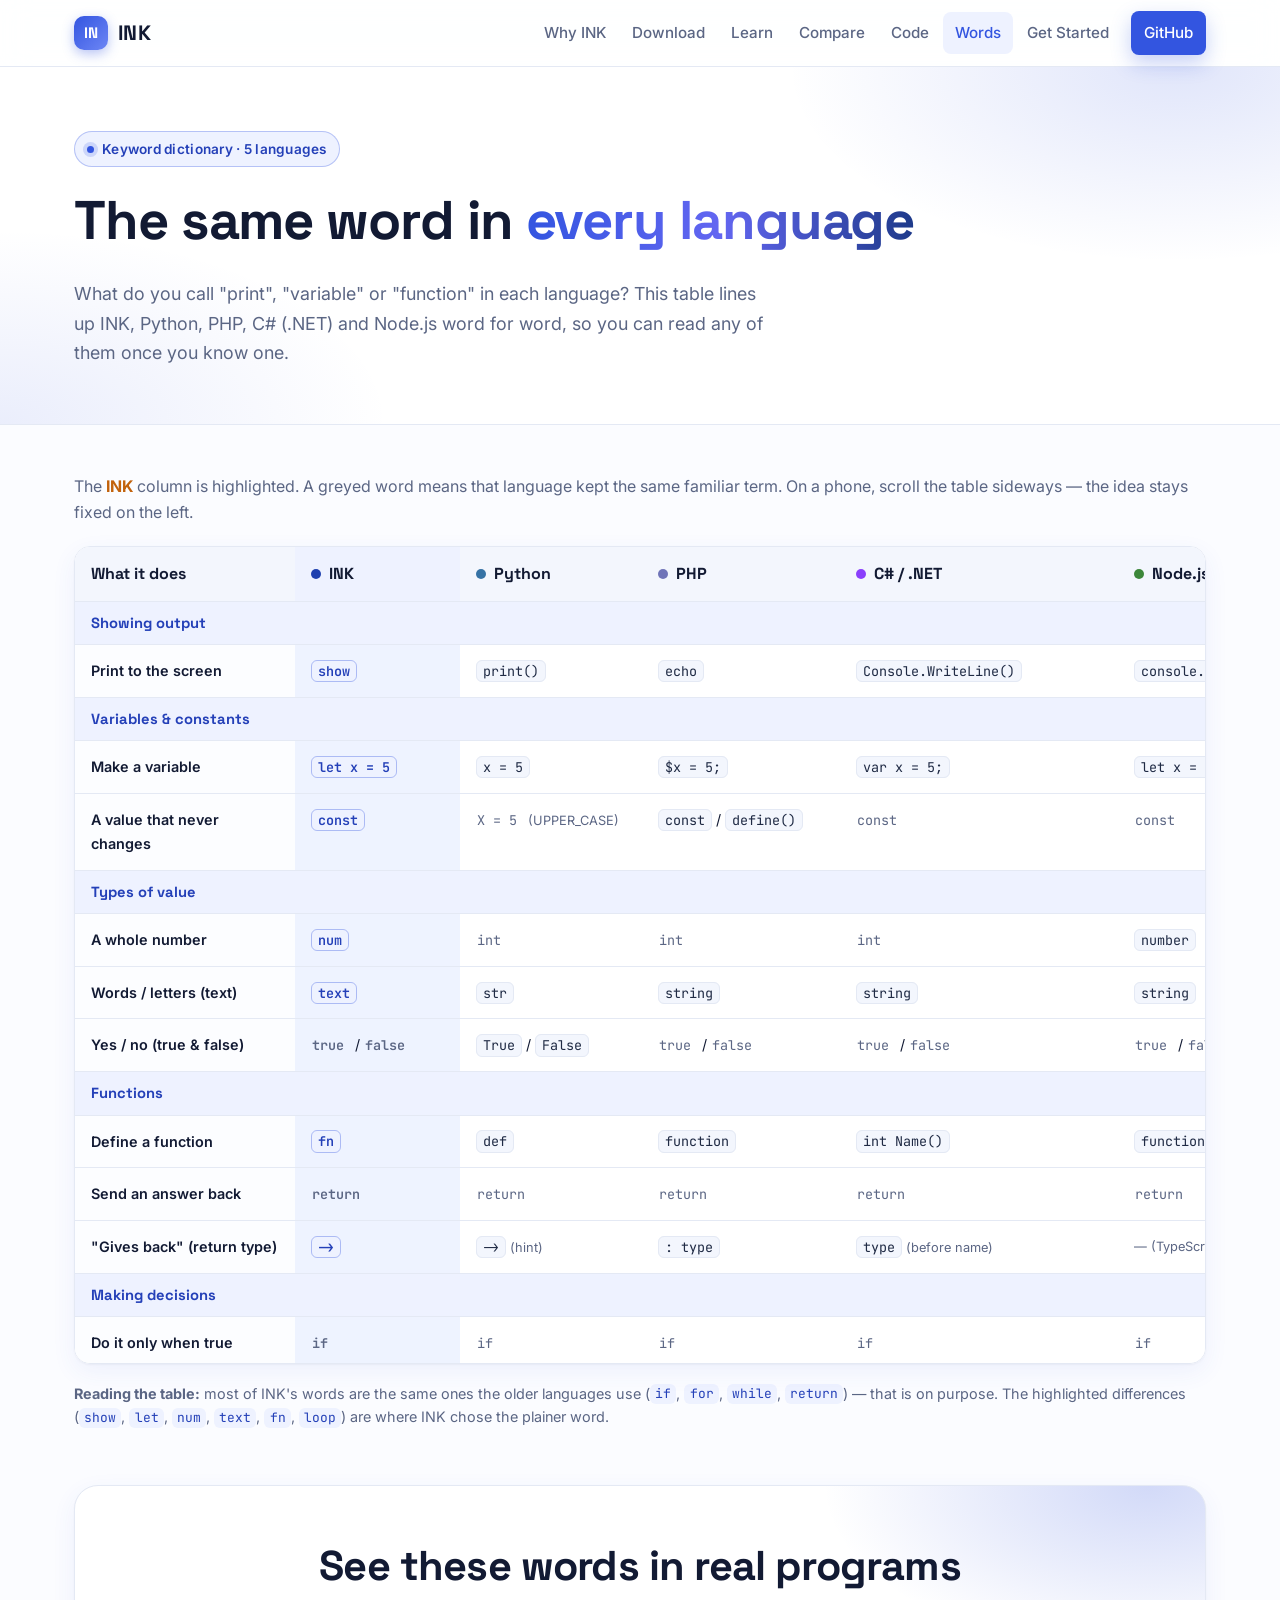
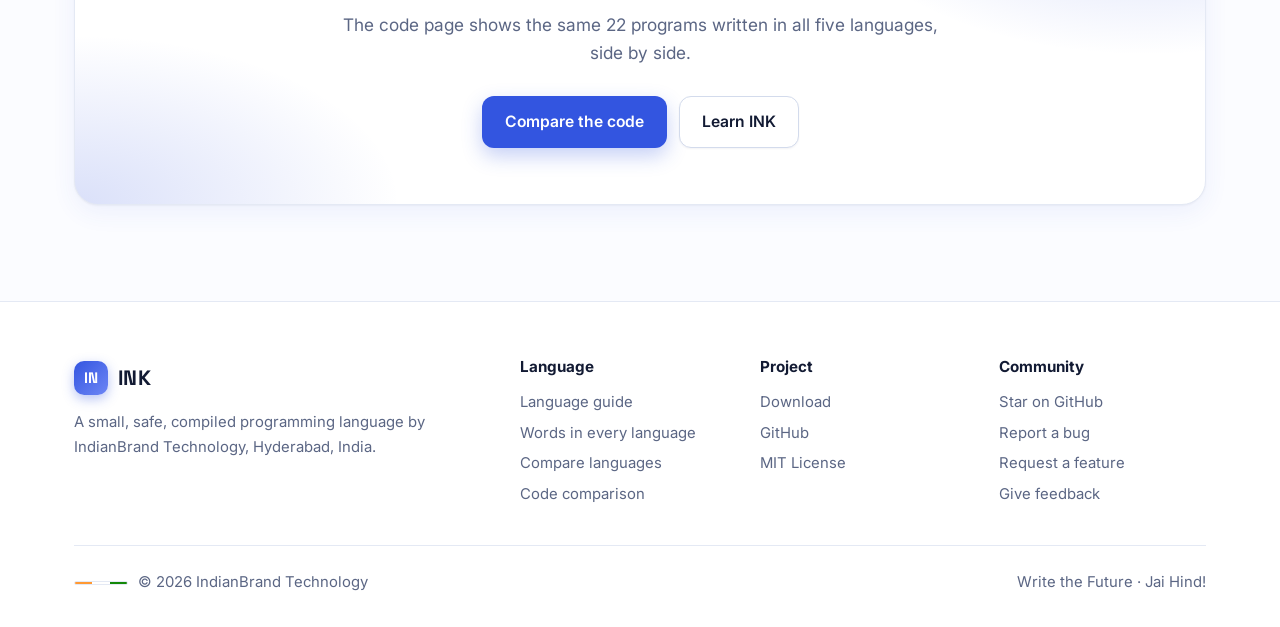
<file: words.html>
<!doctype html>
<html lang="en">
<head>
  <meta charset="utf-8">
  <meta name="viewport" content="width=device-width, initial-scale=1">
  <title>Words in Every Language — INK, Python, PHP, C#, Node.js</title>
  <meta name="description" content="A word-by-word dictionary: what INK, Python, PHP, C# (.NET) and Node.js each call every keyword and built-in, side by side.">
  <meta property="og:type" content="website">
  <meta property="og:url" content="https://ugeorgefernandez.github.io/ink/words.html">
  <meta property="og:title" content="Words in Every Language — INK, Python, PHP, C#, Node.js">
  <meta property="og:description" content="A word-by-word dictionary: what INK, Python, PHP, C# (.NET) and Node.js each call every keyword and built-in, side by side.">
  <meta property="og:image" content="https://ugeorgefernandez.github.io/ink/assets/og-image.jpg">
  <meta property="og:image:width" content="1200">
  <meta property="og:image:height" content="630">
  <meta name="twitter:card" content="summary_large_image">
  <meta name="twitter:title" content="Words in Every Language — INK, Python, PHP, C#, Node.js">
  <meta name="twitter:description" content="A word-by-word dictionary: what INK, Python, PHP, C# (.NET) and Node.js each call every keyword and built-in, side by side.">
  <meta name="twitter:image" content="https://ugeorgefernandez.github.io/ink/assets/og-image.jpg">
  <meta name="theme-color" content="#ffffff">
  <link rel="icon" href="data:image/svg+xml,%3Csvg xmlns='http://www.w3.org/2000/svg' viewBox='0 0 32 32'%3E%3Crect width='32' height='32' rx='8' fill='%233355e0'/%3E%3Ctext x='16' y='22' font-family='Arial' font-weight='800' font-size='16' text-anchor='middle' fill='%23ffffff'%3EIN%3C/text%3E%3C/svg%3E">
  <link rel="preconnect" href="https://fonts.googleapis.com">
  <link rel="preconnect" href="https://fonts.gstatic.com" crossorigin>
  <link href="https://fonts.googleapis.com/css2?family=Inter:wght@400;500;600;700&family=JetBrains+Mono:wght@400;600;700&family=Space+Grotesk:wght@500;600;700&display=swap" rel="stylesheet">
  <link rel="stylesheet" href="assets/style.css">
</head>
<body>

<header class="nav">
  <div class="container nav-inner">
    <a class="brand" href="index.html"><span class="brand-mark">IN</span>INK</a>
    <button class="nav-toggle" aria-label="Open menu" aria-expanded="false">
      <svg viewBox="0 0 24 24" fill="none" stroke="currentColor" stroke-width="2" stroke-linecap="round"><path d="M4 7h16M4 12h16M4 17h16"/></svg>
    </button>
    <nav class="nav-links">
      <a href="index.html#why">Why INK</a>
      <a href="download.html">Download</a>
      <a href="learn.html">Learn</a>
      <a href="compare.html">Compare</a>
      <a href="code.html">Code</a>
      <a class="active" href="words.html">Words</a>
      <a href="index.html#start">Get Started</a>
      <a class="btn btn-primary btn-sm" href="https://github.com/uGeorgeFernandez/ink">GitHub</a>
    </nav>
  </div>
</header>

<div class="page-hero">
  <div class="container">
    <span class="eyebrow"><span class="dot"></span>Keyword dictionary · 5 languages</span>
    <h1>The same word in <span class="accent">every language</span></h1>
    <p>What do you call "print", "variable" or "function" in each language? This table lines up INK, Python, PHP, C# (.NET) and Node.js word for word, so you can read any of them once you know one.</p>
  </div>
</div>

<section style="padding-top:48px">
  <div class="container">
    <p style="color:var(--text-muted);margin-bottom:20px">
      The <b style="color:#c2620c">INK</b> column is highlighted. A greyed word means that language kept the same familiar term.
      On a phone, scroll the table sideways — the idea stays fixed on the left.
    </p>
    <div class="cmp-table-wrap words-wrap">
      <table class="cmp-table words-table">
        <thead>
          <tr>
            <th>What it does</th>
            <th class="ink-col c-ink"><span class="lang-dot"></span>INK</th>
            <th class="c-py"><span class="lang-dot"></span>Python</th>
            <th class="c-php"><span class="lang-dot"></span>PHP</th>
            <th class="c-cs"><span class="lang-dot"></span>C# / .NET</th>
            <th class="c-node"><span class="lang-dot"></span>Node.js (JS)</th>
          </tr>
        </thead>
        <tbody>
          <tr class="wcat"><th colspan="6">Showing output</th></tr>
          <tr><th>Print to the screen</th><td class="ink-col"><code>show</code></td><td><code>print()</code></td><td><code>echo</code></td><td><code>Console.WriteLine()</code></td><td><code>console.log()</code></td></tr>

          <tr class="wcat"><th colspan="6">Variables &amp; constants</th></tr>
          <tr><th>Make a variable</th><td class="ink-col"><code>let x = 5</code></td><td><code>x = 5</code></td><td><code>$x = 5;</code></td><td><code>var x = 5;</code></td><td><code>let x = 5;</code></td></tr>
          <tr><th>A value that never changes</th><td class="ink-col"><code>const</code></td><td class="same"><code>X = 5</code> <span class="hint">(UPPER_CASE)</span></td><td><code>const</code> / <code>define()</code></td><td class="same"><code>const</code></td><td class="same"><code>const</code></td></tr>

          <tr class="wcat"><th colspan="6">Types of value</th></tr>
          <tr><th>A whole number</th><td class="ink-col"><code>num</code></td><td class="same"><code>int</code></td><td class="same"><code>int</code></td><td class="same"><code>int</code></td><td><code>number</code></td></tr>
          <tr><th>Words / letters (text)</th><td class="ink-col"><code>text</code></td><td><code>str</code></td><td><code>string</code></td><td><code>string</code></td><td><code>string</code></td></tr>
          <tr><th>Yes / no (true &amp; false)</th><td class="ink-col same"><code>true</code> / <code>false</code></td><td><code>True</code> / <code>False</code></td><td class="same"><code>true</code> / <code>false</code></td><td class="same"><code>true</code> / <code>false</code></td><td class="same"><code>true</code> / <code>false</code></td></tr>

          <tr class="wcat"><th colspan="6">Functions</th></tr>
          <tr><th>Define a function</th><td class="ink-col"><code>fn</code></td><td><code>def</code></td><td><code>function</code></td><td><code>int Name()</code></td><td><code>function</code></td></tr>
          <tr><th>Send an answer back</th><td class="ink-col same"><code>return</code></td><td class="same"><code>return</code></td><td class="same"><code>return</code></td><td class="same"><code>return</code></td><td class="same"><code>return</code></td></tr>
          <tr><th>"Gives back" (return type)</th><td class="ink-col"><code>-&gt;</code></td><td><code>-&gt;</code> <span class="hint">(hint)</span></td><td><code>: type</code></td><td><code>type</code> <span class="hint">(before name)</span></td><td class="hint">— (TypeScript <code>:</code>)</td></tr>

          <tr class="wcat"><th colspan="6">Making decisions</th></tr>
          <tr><th>Do it only when true</th><td class="ink-col same"><code>if</code></td><td class="same"><code>if</code></td><td class="same"><code>if</code></td><td class="same"><code>if</code></td><td class="same"><code>if</code></td></tr>
          <tr><th>Otherwise</th><td class="ink-col same"><code>else</code></td><td class="same"><code>else</code></td><td class="same"><code>else</code></td><td class="same"><code>else</code></td><td class="same"><code>else</code></td></tr>
          <tr><th>Another condition</th><td class="ink-col"><code>else if</code></td><td><code>elif</code></td><td><code>elseif</code></td><td><code>else if</code></td><td><code>else if</code></td></tr>
          <tr><th>Is equal / not equal</th><td class="ink-col same"><code>==</code> / <code>!=</code></td><td class="same"><code>==</code> / <code>!=</code></td><td class="same"><code>==</code> / <code>!=</code></td><td class="same"><code>==</code> / <code>!=</code></td><td><code>===</code> / <code>!==</code></td></tr>

          <tr class="wcat"><th colspan="6">Loops (repeating)</th></tr>
          <tr><th>Count through a range</th><td class="ink-col"><code>for i in 0..5</code></td><td><code>for i in range(5)</code></td><td><code>for ($i=0; …)</code></td><td><code>for (int i=0; …)</code></td><td><code>for (let i=0; …)</code></td></tr>
          <tr><th>Go through every item</th><td class="ink-col hint">(walk by index)</td><td><code>for x in xs</code></td><td><code>foreach</code></td><td><code>foreach</code></td><td><code>for…of</code></td></tr>
          <tr><th>Repeat while true</th><td class="ink-col same"><code>while</code></td><td class="same"><code>while</code></td><td class="same"><code>while</code></td><td class="same"><code>while</code></td><td class="same"><code>while</code></td></tr>
          <tr><th>Repeat forever</th><td class="ink-col"><code>loop</code></td><td><code>while True</code></td><td><code>while (true)</code></td><td><code>while (true)</code></td><td><code>while (true)</code></td></tr>
          <tr><th>Stop the loop / skip a turn</th><td class="ink-col same"><code>break</code> / <code>continue</code></td><td class="same"><code>break</code> / <code>continue</code></td><td class="same"><code>break</code> / <code>continue</code></td><td class="same"><code>break</code> / <code>continue</code></td><td class="same"><code>break</code> / <code>continue</code></td></tr>

          <tr class="wcat"><th colspan="6">Collections</th></tr>
          <tr><th>A list of things, in order</th><td class="ink-col"><code>list</code> <code>[ ]</code></td><td><code>list</code> <code>[ ]</code></td><td><code>array</code> <code>[ ]</code></td><td><code>int[]</code> / <code>List&lt;T&gt;</code></td><td><code>Array</code> <code>[ ]</code></td></tr>
          <tr><th>Look up a value by name (map)</th><td class="ink-col"><code>{ }</code></td><td><code>dict</code> <code>{ }</code></td><td><code>[ "k" =&gt; v ]</code></td><td><code>Dictionary&lt;K,V&gt;</code></td><td><code>{ }</code> / <code>Map</code></td></tr>
          <tr><th>How many items</th><td class="ink-col"><code>len()</code></td><td><code>len()</code></td><td><code>count()</code></td><td><code>.Length</code> / <code>.Count</code></td><td><code>.length</code></td></tr>

          <tr class="wcat"><th colspan="6">Built-in helpers</th></tr>
          <tr><th>Add up a list</th><td class="ink-col"><code>sum()</code></td><td><code>sum()</code></td><td><code>array_sum()</code></td><td><code>.Sum()</code></td><td><code>.reduce()</code></td></tr>
          <tr><th>Largest / smallest</th><td class="ink-col"><code>max()</code> / <code>min()</code></td><td><code>max()</code> / <code>min()</code></td><td><code>max()</code> / <code>min()</code></td><td><code>Math.Max()</code> / <code>Math.Min()</code></td><td><code>Math.max()</code> / <code>Math.min()</code></td></tr>
          <tr><th>Read a number typed by the user</th><td class="ink-col"><code>input()</code></td><td><code>int(input())</code></td><td><code>(int) readline()</code></td><td><code>int.Parse(Console.ReadLine())</code></td><td><code>Number( … )</code></td></tr>
          <tr><th>Read a line of text</th><td class="ink-col"><code>input_text()</code></td><td><code>input()</code></td><td><code>readline()</code></td><td><code>Console.ReadLine()</code></td><td><code>readline</code> module</td></tr>
          <tr><th>Read a file</th><td class="ink-col"><code>read_file()</code></td><td><code>open().read()</code></td><td><code>file_get_contents()</code></td><td><code>File.ReadAllText()</code></td><td><code>fs.readFileSync()</code></td></tr>
          <tr><th>Save a file</th><td class="ink-col"><code>write_file()</code></td><td><code>open().write()</code></td><td><code>file_put_contents()</code></td><td><code>File.WriteAllText()</code></td><td><code>fs.writeFileSync()</code></td></tr>

          <tr class="wcat"><th colspan="6">Symbols &amp; structure</th></tr>
          <tr><th>Add, subtract, multiply, divide</th><td class="ink-col same"><code>+ - * /</code></td><td class="same"><code>+ - * /</code></td><td class="same"><code>+ - * /</code></td><td class="same"><code>+ - * /</code></td><td class="same"><code>+ - * /</code></td></tr>
          <tr><th>Join text together</th><td class="ink-col"><code>+</code></td><td><code>+</code></td><td><code>.</code> <span class="hint">(dot)</span></td><td><code>+</code></td><td><code>+</code></td></tr>
          <tr><th>A block of code</th><td class="ink-col"><code>{ }</code></td><td><code>:</code> + indent</td><td><code>{ }</code></td><td><code>{ }</code></td><td><code>{ }</code></td></tr>
          <tr><th>End of a statement</th><td class="ink-col hint">(none)</td><td class="hint">(none)</td><td><code>;</code></td><td><code>;</code></td><td><code>;</code> <span class="hint">(optional)</span></td></tr>
          <tr><th>A note to yourself (comment)</th><td class="ink-col hint">(not yet)</td><td><code>#</code></td><td><code>//</code></td><td><code>//</code></td><td><code>//</code></td></tr>
        </tbody>
      </table>
    </div>

    <p style="color:var(--text-muted);font-size:.9rem;margin-top:18px">
      <b>Reading the table:</b> most of INK's words are the same ones the older languages use (<code>if</code>, <code>for</code>, <code>while</code>, <code>return</code>) — that is on purpose. The highlighted differences (<code>show</code>, <code>let</code>, <code>num</code>, <code>text</code>, <code>fn</code>, <code>loop</code>) are where INK chose the plainer word.
    </p>

    <div class="cta-band" style="margin-top:56px">
      <h2>See these words in real programs</h2>
      <p>The code page shows the same 22 programs written in all five languages, side by side.</p>
      <div class="hero-cta">
        <a class="btn btn-primary" href="code.html">Compare the code</a>
        <a class="btn btn-ghost" href="learn.html">Learn INK</a>
      </div>
    </div>
  </div>
</section>

<footer>
  <div class="container">
    <div class="foot-grid">
      <div>
        <a class="brand" href="index.html"><span class="brand-mark">IN</span>INK</a>
        <p>A small, safe, compiled programming language by IndianBrand Technology, Hyderabad, India.</p>
      </div>
      <div>
        <h4>Language</h4>
        <a href="learn.html">Language guide</a>
        <a href="words.html">Words in every language</a>
        <a href="compare.html">Compare languages</a>
        <a href="code.html">Code comparison</a>
      </div>
      <div>
        <h4>Project</h4>
        <a href="download.html">Download</a>
        <a href="https://github.com/uGeorgeFernandez/ink">GitHub</a>
        <a href="https://github.com/uGeorgeFernandez/ink/blob/main/LICENSE">MIT License</a>
      </div>
      <div>
        <h4>Community</h4>
        <a href="https://github.com/uGeorgeFernandez/ink">Star on GitHub</a>
        <a href="https://github.com/uGeorgeFernandez/ink/issues">Report a bug</a>
        <a href="https://github.com/uGeorgeFernandez/ink/issues/new">Request a feature</a>
        <a href="index.html#feedback">Give feedback</a>
      </div>
    </div>
    <div class="foot-bottom">
      <span><span class="tricolor"><i></i><i></i><i></i></span>© <span id="year">2026</span> IndianBrand Technology</span>
      <span>Write the Future · Jai Hind!</span>
    </div>
  </div>
</footer>

<script src="assets/site.js"></script>
</body>
</html>
</file>
<file: assets/style.css>
/* INK website: modern light theme */
:root {
  --primary: #3355e0;
  --primary-deep: #2440b8;
  --primary-soft: #eef2ff;
  --saffron: #3355e0;
  --saffron-soft: #eef2ff;
  --green: #138808;
  --green-soft: #eaf7e8;

  --bg: #fbfcff;
  --bg-soft: #f3f6fd;
  --surface: #ffffff;
  --border: #e4e9f4;
  --border-strong: #d3dbec;
  --text: #121a33;
  --text-muted: #5b6684;

  --code-bg: #f8f9fd;
  --code-border: #e4e9f4;
  --code-text: #1f2a44;
  --out-bg: #f2faf3;
  --out-text: #166534;

  --radius: 16px;
  --shadow-sm: 0 1px 2px rgba(18, 26, 51, .05);
  --shadow: 0 1px 2px rgba(18, 26, 51, .04), 0 8px 24px rgba(51, 85, 224, .07);
  --shadow-lg: 0 2px 4px rgba(18, 26, 51, .04), 0 24px 60px rgba(51, 85, 224, .14);
  --maxw: 1180px;
  --font: "Inter", system-ui, -apple-system, "Segoe UI", Roboto, sans-serif;
  --display: "Space Grotesk", var(--font);
  --mono: "JetBrains Mono", ui-monospace, "Cascadia Code", Consolas, monospace;
}

*, *::before, *::after { box-sizing: border-box; }
html { scroll-behavior: smooth; scroll-padding-top: 84px; }
body {
  margin: 0;
  font-family: var(--font);
  font-size: 16px;
  line-height: 1.65;
  color: var(--text);
  background: var(--bg);
  -webkit-font-smoothing: antialiased;
  overflow-x: hidden;
}
a { color: var(--primary); text-decoration: none; }
a:hover { text-decoration: underline; }
h1, h2, h3, h4 { font-family: var(--display); line-height: 1.15; margin: 0 0 .5em; letter-spacing: -.02em; color: var(--text); }
h2 { font-size: clamp(1.8rem, 3.6vw, 2.6rem); }
h3 { font-size: 1.2rem; }
p { margin: 0 0 1em; }
code { font-family: var(--mono); font-size: .9em; }
:not(pre) > code {
  background: var(--primary-soft);
  color: var(--primary-deep);
  padding: .1em .4em;
  border-radius: 6px;
}

.container { max-width: var(--maxw); margin: 0 auto; padding: 0 24px; }
@media (max-width: 600px) { .container { padding: 0 16px; } }

/* ---------- Nav ---------- */
.nav {
  position: sticky; top: 0; z-index: 50;
  background: rgba(255, 255, 255, .82);
  backdrop-filter: saturate(180%) blur(14px);
  -webkit-backdrop-filter: saturate(180%) blur(14px);
  border-bottom: 1px solid var(--border);
}
.nav-inner { display: flex; align-items: center; gap: 24px; height: 66px; }
.brand { display: flex; align-items: center; gap: 10px; color: var(--text); font-family: var(--display); font-weight: 700; font-size: 1.3rem; letter-spacing: .02em; }
.brand:hover { text-decoration: none; }
.brand-mark {
  width: 34px; height: 34px; border-radius: 10px;
  display: grid; place-items: center;
  background: linear-gradient(135deg, #3355e0, #6d86f5);
  color: #fff; font-size: .95rem; font-weight: 800;
  box-shadow: 0 4px 12px rgba(51, 85, 224, .35);
}
.nav-links { display: flex; gap: 2px; margin-left: auto; align-items: center; }
.nav-links a {
  color: var(--text-muted); font-size: .95rem; font-weight: 500;
  padding: 8px 12px; border-radius: 8px;
}
.nav-links a:hover { color: var(--text); background: var(--bg-soft); text-decoration: none; }
.nav-links a.active { color: var(--primary); background: var(--primary-soft); }
.nav-links .btn { margin-left: 8px; }
.nav-toggle { display: none; margin-left: auto; background: none; border: 0; color: var(--text); padding: 8px; cursor: pointer; }
.nav-toggle svg { width: 26px; height: 26px; }
@media (max-width: 900px) {
  .nav-toggle { display: block; }
  .nav-links {
    display: none; position: absolute; left: 0; right: 0; top: 66px;
    flex-direction: column; align-items: stretch; gap: 2px;
    background: #fff; padding: 12px 16px 20px;
    border-bottom: 1px solid var(--border); box-shadow: var(--shadow);
  }
  .nav-links.open { display: flex; }
  .nav-links .btn { margin: 8px 0 0; justify-content: center; }
}

/* ---------- Buttons ---------- */
.btn {
  display: inline-flex; align-items: center; gap: 8px;
  font-weight: 600; font-size: .98rem;
  padding: 12px 22px; border-radius: 12px;
  border: 1px solid transparent; cursor: pointer;
  transition: transform .15s ease, background .15s ease, box-shadow .15s ease;
}
.btn:hover { text-decoration: none; transform: translateY(-1px); }
.btn svg { width: 18px; height: 18px; }
.btn-primary { background: var(--primary); color: #fff !important; box-shadow: 0 8px 20px rgba(51, 85, 224, .28); }
.btn-primary:hover { background: var(--primary-deep); }
.btn-ghost { background: #fff; color: var(--text) !important; border-color: var(--border-strong); box-shadow: var(--shadow-sm); }
.btn-ghost:hover { border-color: var(--primary); color: var(--primary) !important; }
.btn-sm { padding: 8px 14px; font-size: .9rem; border-radius: 10px; }

/* ---------- Hero ---------- */
.hero {
  position: relative; overflow: hidden;
  background:
    radial-gradient(700px 420px at 88% 0%, rgba(51, 85, 224, .16), transparent 65%),
    radial-gradient(700px 480px at 0% 100%, rgba(51, 85, 224, .12), transparent 65%),
    linear-gradient(180deg, #ffffff, var(--bg));
  padding: 84px 0 96px;
  border-bottom: 1px solid var(--border);
}
.hero::after {
  content: ""; position: absolute; inset: 0; pointer-events: none;
  background-image: radial-gradient(rgba(51, 85, 224, .14) 1px, transparent 1px);
  background-size: 22px 22px;
  mask-image: radial-gradient(ellipse at 70% 30%, #000 10%, transparent 60%);
  -webkit-mask-image: radial-gradient(ellipse at 70% 30%, #000 10%, transparent 60%);
}
.hero-grid { position: relative; z-index: 1; display: grid; grid-template-columns: 1.05fr 1fr; gap: 56px; align-items: start; }
.eyebrow {
  display: inline-flex; align-items: center; gap: 8px;
  font-size: .85rem; font-weight: 600; letter-spacing: .02em;
  color: #2440b8; background: var(--saffron-soft);
  border: 1px solid rgba(51, 85, 224, .3);
  padding: 6px 12px; border-radius: 999px; margin-bottom: 22px;
}
.eyebrow .dot { width: 7px; height: 7px; border-radius: 50%; background: var(--saffron); box-shadow: 0 0 0 4px rgba(51, 85, 224, .18); }
.hero h1 { font-size: clamp(2.6rem, 6vw, 4.4rem); margin-bottom: 20px; }
.accent {
  background: linear-gradient(90deg, #3355e0, #6366f1 50%, #1e3a8a);
  -webkit-background-clip: text; background-clip: text; color: transparent;
}
.hero .lead { font-size: 1.18rem; color: var(--text-muted); max-width: 34em; margin-bottom: 32px; }
.hero-cta { display: flex; flex-wrap: wrap; gap: 12px; margin-bottom: 36px; }
.hero-meta { display: flex; flex-wrap: wrap; gap: 10px 28px; color: var(--text-muted); font-size: .92rem; }
.hero-meta span { display: inline-flex; align-items: center; gap: 8px; }
.hero-meta svg { width: 16px; height: 16px; color: var(--saffron); }
@media (max-width: 960px) {
  .hero { padding: 56px 0 64px; }
  .hero-grid { grid-template-columns: 1fr; gap: 40px; }
}

/* ---------- Code windows ---------- */
.window {
  background: var(--surface);
  border: 1px solid var(--border);
  border-radius: var(--radius);
  box-shadow: var(--shadow-lg);
  overflow: hidden;
  color: var(--code-text);
  min-width: 0;
}
.window-bar {
  display: flex; align-items: center; gap: 8px;
  padding: 12px 16px; border-bottom: 1px solid var(--border);
  background: var(--bg-soft);
}
.window-bar i { width: 11px; height: 11px; border-radius: 50%; background: #d7deee; display: block; }
.window-bar i:nth-child(1) { background: #ff6b5f; }
.window-bar i:nth-child(2) { background: #ffbd2e; }
.window-bar i:nth-child(3) { background: #28c840; }
.window-title { margin-left: 10px; font-family: var(--mono); font-size: .8rem; color: var(--text-muted); }
.window pre { margin: 0; padding: 20px 22px; overflow-x: auto; font-family: var(--mono); font-size: .92rem; line-height: 1.7; background: var(--surface); }
.output {
  border-top: 1px solid var(--border); background: var(--out-bg);
  padding: 14px 22px 18px; font-family: var(--mono); font-size: .88rem;
}
.output-label { display: block; font-size: .72rem; letter-spacing: .12em; text-transform: uppercase; color: #4d7c57; margin-bottom: 6px; font-family: var(--font); font-weight: 700; }
.output pre { padding: 0; color: var(--out-text); background: transparent; }

pre.code {
  background: var(--code-bg); color: var(--code-text);
  border: 1px solid var(--code-border); border-radius: 12px;
  padding: 18px 20px; margin: 0 0 1.2em; overflow-x: auto;
  font-family: var(--mono); font-size: .9rem; line-height: 1.7;
}
pre.code.out { color: var(--out-text); background: var(--out-bg); border-color: #d4ecd8; }
pre.code.out::before { content: "Output"; display: block; font-family: var(--font); font-size: .7rem; letter-spacing: .12em; text-transform: uppercase; color: #4d7c57; font-weight: 700; margin-bottom: 4px; }

/* syntax tokens (light) */
.t-kw { color: #2440b8; font-weight: 600; }
.t-ty { color: #0369a1; }
.t-fn { color: #6d28d9; }
.t-st { color: #15803d; }
.t-nu { color: #b45309; }
.t-co { color: #8a94ad; font-style: italic; }
.t-op { color: #be123c; }
.t-va { color: #1d4ed8; }

/* ---------- Sections ---------- */
section { padding: 96px 0; }
section.soft { background: var(--bg-soft); border-top: 1px solid var(--border); border-bottom: 1px solid var(--border); }
@media (max-width: 700px) { section { padding: 64px 0; } }
.section-head { max-width: 760px; margin-bottom: 48px; }
.section-head.center { margin-left: auto; margin-right: auto; text-align: center; }
.kicker { display: inline-block; font-size: .8rem; font-weight: 700; letter-spacing: .14em; text-transform: uppercase; color: var(--primary); margin-bottom: 12px; }
.section-head p { color: var(--text-muted); font-size: 1.1rem; }

/* features */
.features { display: grid; grid-template-columns: repeat(6, 1fr); gap: 20px; }
.features .card { grid-column: span 2; }
.features .card:nth-child(n+4) { grid-column: span 3; }
@media (max-width: 760px) { .features { grid-template-columns: 1fr; } .features .card, .features .card:nth-child(n+4) { grid-column: auto; } }
.card {
  background: var(--surface); border: 1px solid var(--border);
  border-radius: var(--radius); padding: 26px; box-shadow: var(--shadow);
  transition: transform .2s ease, border-color .2s ease, box-shadow .2s ease;
  min-width: 0;
}
.card:hover { transform: translateY(-3px); border-color: rgba(51, 85, 224, .35); box-shadow: var(--shadow-lg); }
.card .icon {
  width: 46px; height: 46px; border-radius: 12px; display: grid; place-items: center;
  background: linear-gradient(135deg, var(--saffron-soft), var(--primary-soft));
  color: var(--saffron); margin-bottom: 18px;
}
.card .icon svg { width: 24px; height: 24px; }
.card p { color: var(--text-muted); margin: 0; font-size: .97rem; }

/* words */
.words { display: grid; grid-template-columns: repeat(auto-fit, minmax(300px, 1fr)); gap: 16px; }
.word {
  display: flex; align-items: center; gap: 16px;
  background: var(--surface); border: 1px solid var(--border);
  border-radius: 12px; padding: 16px 18px; box-shadow: var(--shadow-sm);
}
.word .old { font-family: var(--mono); color: var(--text-muted); text-decoration: line-through; text-decoration-color: rgba(220, 38, 38, .55); font-size: .92rem; min-width: 100px; }
.word .arrow { color: var(--saffron); flex: none; }
.word .new { font-family: var(--mono); font-weight: 700; color: #2440b8; font-size: 1.05rem; }
.word .why { margin-left: auto; font-size: .82rem; color: var(--text-muted); text-align: right; }
.quote { margin: 40px auto 0; max-width: 760px; text-align: center; font-family: var(--display); font-size: 1.25rem; }
.quote span { color: #2440b8; }

/* pipeline */
.pipeline { display: grid; grid-template-columns: repeat(5, 1fr); gap: 14px; align-items: stretch; }
.stage {
  position: relative; background: var(--surface); border: 1px solid var(--border);
  border-radius: var(--radius); padding: 22px 18px; text-align: center; box-shadow: var(--shadow);
}
.stage .num { font-family: var(--mono); font-size: .75rem; color: var(--primary); font-weight: 700; letter-spacing: .1em; }
.stage h3 { margin: 8px 0 6px; font-size: 1.1rem; }
.stage p { margin: 0; font-size: .88rem; color: var(--text-muted); }
.stage code { font-size: .8rem; }
.stage:not(:last-child)::after {
  content: "→"; position: absolute; right: -14px; top: 50%; transform: translate(50%, -50%);
  color: var(--saffron); font-weight: 700; font-size: 1.2rem; z-index: 1;
}
.stage.asm { border-color: rgba(51, 85, 224, .45); background: linear-gradient(180deg, #fff, var(--saffron-soft)); }
.pipeline-note { text-align: center; color: var(--text-muted); margin-top: 28px; font-size: .95rem; }
.pipeline-note b { color: #2440b8; }
@media (max-width: 900px) {
  .pipeline { grid-template-columns: 1fr; }
  .stage:not(:last-child)::after { content: "↓"; right: 50%; top: auto; bottom: -14px; transform: translate(50%, 50%); }
}

/* examples */
.examples { display: grid; grid-template-columns: 260px minmax(0, 1fr); gap: 24px; align-items: start; }
.ex-tabs { display: flex; flex-direction: column; gap: 6px; }
.ex-tab {
  text-align: left; font: inherit; font-size: .95rem; cursor: pointer;
  background: var(--surface); color: var(--text); border: 1px solid var(--border);
  border-radius: 10px; padding: 12px 14px; display: flex; gap: 12px; align-items: center;
  transition: border-color .15s ease, background .15s ease;
}
.ex-tab .n { font-family: var(--mono); font-size: .78rem; color: var(--text-muted); }
.ex-tab:hover { border-color: rgba(51, 85, 224, .4); }
.ex-tab.active { background: var(--primary); color: #fff; border-color: var(--primary); box-shadow: 0 6px 16px rgba(51, 85, 224, .25); }
.ex-tab.active .n { color: #dbe3ff; }
.ex-panel { display: none; }
.ex-panel.active { display: block; }
.ex-panel .desc { color: var(--text-muted); margin: 14px 4px 0; font-size: .95rem; }
@media (max-width: 820px) {
  .examples { grid-template-columns: minmax(0, 1fr); }
  .ex-tabs { flex-direction: row; overflow-x: auto; padding-bottom: 6px; scrollbar-width: thin; }
  .ex-tab { flex: none; }
}

/* get started */
.steps { display: grid; grid-template-columns: repeat(3, 1fr); gap: 20px; counter-reset: step; }
.step { background: var(--surface); border: 1px solid var(--border); border-radius: var(--radius); padding: 24px; box-shadow: var(--shadow); min-width: 0; }
.step::before {
  counter-increment: step; content: counter(step);
  display: grid; place-items: center; width: 34px; height: 34px; border-radius: 50%;
  background: var(--primary-soft); color: var(--primary); font-weight: 700; font-family: var(--display);
  margin-bottom: 14px;
}
.step p { color: var(--text-muted); font-size: .95rem; }
.step pre.code { font-size: .82rem; margin: 0; white-space: pre-wrap; word-break: break-word; }
@media (max-width: 900px) { .steps { grid-template-columns: 1fr; } }
.req { margin-top: 24px; color: var(--text-muted); font-size: .95rem; text-align: center; }

/* status + roadmap */
.status-grid { display: grid; grid-template-columns: 1fr 1fr; gap: 24px; }
@media (max-width: 860px) { .status-grid { grid-template-columns: 1fr; } }
.roadmap { list-style: none; padding: 0; margin: 0; }
.roadmap li { display: flex; gap: 12px; align-items: flex-start; padding: 10px 0; border-bottom: 1px solid var(--border); }
.roadmap li:last-child { border-bottom: 0; }
.roadmap .chk { flex: none; width: 22px; height: 22px; border-radius: 6px; display: grid; place-items: center; margin-top: 2px; font-size: .8rem; font-weight: 700; }
.roadmap .done .chk { background: var(--green-soft); color: var(--green); }
.roadmap .todo .chk { border: 1.5px dashed var(--border-strong); color: var(--text-muted); }
.roadmap .todo { color: var(--text-muted); }
.limits { margin: 0; padding-left: 1.2em; color: var(--text-muted); }
.limits li { margin-bottom: 8px; }
.badge-row { display: flex; flex-wrap: wrap; gap: 8px; margin-bottom: 18px; }
.pill { font-size: .78rem; font-weight: 600; padding: 4px 10px; border-radius: 999px; background: var(--bg-soft); border: 1px solid var(--border); color: var(--text-muted); }
.pill.ok { color: var(--green); border-color: rgba(19, 136, 8, .3); background: var(--green-soft); }

/* CTA band */
.cta-band {
  background:
    radial-gradient(500px 260px at 95% 0%, rgba(51, 85, 224, .22), transparent 65%),
    radial-gradient(500px 260px at 0% 100%, rgba(51, 85, 224, .18), transparent 65%),
    #fff;
  border: 1px solid var(--border);
  box-shadow: var(--shadow);
  border-radius: 24px; padding: 56px 40px; text-align: center;
}
.cta-band p { color: var(--text-muted); max-width: 600px; margin: 0 auto 28px; font-size: 1.08rem; }
.cta-band .hero-cta { justify-content: center; margin: 0; }
@media (max-width: 600px) { .cta-band { padding: 40px 20px; } }

/* footer */
footer { background: #fff; border-top: 1px solid var(--border); color: var(--text-muted); padding: 56px 0 32px; font-size: .93rem; }
.foot-grid { display: grid; grid-template-columns: 2fr 1fr 1fr 1fr; gap: 32px; margin-bottom: 36px; }
footer h4 { font-size: .95rem; margin-bottom: 12px; font-family: var(--font); letter-spacing: 0; }
footer a { color: var(--text-muted); display: block; padding: 3px 0; }
footer a:hover { color: var(--primary); }
footer .brand { margin-bottom: 12px; color: var(--text); }
.foot-bottom { border-top: 1px solid var(--border); padding-top: 24px; display: flex; flex-wrap: wrap; justify-content: space-between; gap: 12px; }
.tricolor { display: inline-flex; height: 4px; width: 54px; border-radius: 4px; overflow: hidden; vertical-align: middle; margin-right: 10px; border: 1px solid var(--border); }
.tricolor i { flex: 1; } .tricolor i:nth-child(1) { background: #ff9933; } .tricolor i:nth-child(2) { background: #fff; } .tricolor i:nth-child(3) { background: var(--green); }
@media (max-width: 760px) { .foot-grid { grid-template-columns: 1fr 1fr; } .foot-grid > div:first-child { grid-column: 1 / -1; } }

/* ---------- Inner page hero ---------- */
.page-hero {
  position: relative; overflow: hidden; padding: 64px 0 56px;
  background:
    radial-gradient(600px 300px at 92% 0%, rgba(51, 85, 224, .15), transparent 65%),
    radial-gradient(600px 300px at 0% 100%, rgba(51, 85, 224, .1), transparent 65%),
    #fff;
  border-bottom: 1px solid var(--border);
}
.page-hero h1 { font-size: clamp(2.2rem, 5vw, 3.4rem); }
.page-hero p { color: var(--text-muted); font-size: 1.12rem; max-width: 700px; margin: 0; }

/* ---------- Learn page ---------- */
.docs { display: grid; grid-template-columns: 240px minmax(0, 1fr); gap: 56px; padding-top: 56px; padding-bottom: 96px; }
.toc { position: sticky; top: 88px; align-self: start; max-height: calc(100vh - 110px); overflow-y: auto; }
.toc h4 { font-size: .75rem; text-transform: uppercase; letter-spacing: .14em; color: var(--text-muted); margin-bottom: 10px; font-family: var(--font); }
.toc a { display: block; color: var(--text-muted); font-size: .93rem; padding: 6px 12px; border-left: 2px solid var(--border); }
.toc a:hover { color: var(--text); text-decoration: none; }
.toc a.active { color: var(--primary); border-left-color: var(--primary); font-weight: 600; }
.doc h2 { font-size: 1.9rem; margin-top: 64px; padding-top: 8px; }
.doc h2:first-child { margin-top: 0; }
.doc h2 .sn { color: var(--saffron); font-family: var(--mono); font-size: .65em; margin-right: 10px; vertical-align: middle; }
.doc h3 { margin-top: 32px; }
.doc .muted { color: var(--text-muted); }
.callout {
  border: 1px solid rgba(51, 85, 224, .35); background: var(--saffron-soft);
  border-radius: 12px; padding: 16px 18px; margin: 0 0 1.2em; font-size: .97rem;
}
.callout b { color: #2440b8; }
.ref-table { width: 100%; border-collapse: collapse; margin: 0 0 1.4em; font-size: .94rem; }
.ref-table th, .ref-table td { text-align: left; padding: 10px 12px; border-bottom: 1px solid var(--border); vertical-align: top; }
.ref-table th { font-size: .75rem; text-transform: uppercase; letter-spacing: .1em; color: var(--text-muted); }
.ref-table td:first-child { font-family: var(--mono); font-weight: 700; color: #2440b8; white-space: nowrap; }
.ref-table td:nth-child(2) { font-family: var(--mono); color: var(--text-muted); }
.table-wrap { overflow-x: auto; }
.mobile-toc { display: none; margin-bottom: 24px; }
.mobile-toc select { width: 100%; font: inherit; padding: 10px 12px; border-radius: 10px; border: 1px solid var(--border); background: var(--surface); color: var(--text); }
@media (max-width: 900px) {
  .docs { grid-template-columns: minmax(0, 1fr); gap: 0; padding-top: 32px; }
  .toc { display: none; }
  .mobile-toc { display: block; }
}

/* ---------- Compare ---------- */
.c-ink { --lang: #1e40af; --lang-soft: #e8eefc; }
.c-py { --lang: #3572a5; --lang-soft: #eaf2fb; }
.c-php { --lang: #6f74b8; --lang-soft: #f1f1fa; }
.c-cs { --lang: #8a3ffc; --lang-soft: #f4edff; }
.c-node { --lang: #3c873a; --lang-soft: #ecf6ea; }
.lang-dot { display: inline-block; width: 10px; height: 10px; border-radius: 50%; flex: none; background: var(--lang); }

.lang-cards { display: grid; grid-template-columns: repeat(5, minmax(0, 1fr)); gap: 16px; }
@media (max-width: 1080px) { .lang-cards { grid-template-columns: repeat(auto-fit, minmax(210px, 1fr)); } }
.lang-card { border-top: 4px solid var(--lang); padding: 22px; }
.lang-card .tag { display: inline-block; font-size: .72rem; font-weight: 700; letter-spacing: .08em; text-transform: uppercase; color: var(--lang); background: var(--lang-soft); padding: 3px 8px; border-radius: 6px; margin-bottom: 10px; }
.lang-card h3 { margin-bottom: 4px; }
.lang-card .since { font-size: .82rem; color: var(--text-muted); margin-bottom: 10px; }
.lang-card p { font-size: .92rem; }

.cmp-table-wrap { overflow-x: auto; border: 1px solid var(--border); border-radius: var(--radius); background: #fff; box-shadow: var(--shadow); }
.cmp-table { width: 100%; border-collapse: collapse; min-width: 960px; font-size: .9rem; }
.cmp-table th, .cmp-table td { padding: 14px 16px; text-align: left; vertical-align: top; border-bottom: 1px solid var(--border); }
.cmp-table thead th { background: var(--bg-soft); font-family: var(--display); font-size: 1rem; white-space: nowrap; }
.cmp-table thead th .lang-dot { margin-right: 8px; }
.cmp-table tbody th { font-weight: 600; color: var(--text); width: 160px; background: #fcfdff; }
.cmp-table td { color: var(--text-muted); }
.cmp-table tr:last-child th, .cmp-table tr:last-child td { border-bottom: 0; }
.cmp-table .ink-col { background: #eef3ff; }
.cmp-table thead th.ink-col { background: var(--saffron-soft); }
.lvl { display: inline-block; font-size: .74rem; font-weight: 700; padding: 2px 8px; border-radius: 999px; margin-bottom: 4px; white-space: nowrap; }
.lvl.hi { background: var(--green-soft); color: var(--green); }
.lvl.mid { background: #fff6dc; color: #a16207; }
.lvl.lo { background: #fdecec; color: #b91c1c; }

.ease { display: grid; gap: 16px; max-width: 860px; margin: 0 auto; }
.ease-row { display: grid; grid-template-columns: 150px minmax(0, 1fr) 130px; gap: 16px; align-items: center; }
.ease-row .nm { font-weight: 600; display: flex; align-items: center; gap: 10px; }
.ease-bar { height: 12px; border-radius: 999px; background: #fff; border: 1px solid var(--border); overflow: hidden; }
.ease-bar span { display: block; height: 100%; border-radius: 999px; background: var(--lang); }
.ease-row .lbl { font-size: .88rem; color: var(--text-muted); }
.ease-note { text-align: center; color: var(--text-muted); font-size: .88rem; margin-top: 24px; }
@media (max-width: 600px) { .ease-row { grid-template-columns: 1fr; gap: 6px; } }

.task-tabs { display: flex; flex-wrap: wrap; gap: 8px; margin-bottom: 18px; }
.task-tab, .lang-toggle {
  font: inherit; font-size: .9rem; cursor: pointer; border-radius: 999px;
  padding: 8px 16px; border: 1px solid var(--border-strong); background: #fff; color: var(--text);
  transition: all .15s ease;
}
.task-tab:hover { border-color: var(--primary); color: var(--primary); }
.task-tab.active { background: var(--primary); border-color: var(--primary); color: #fff; box-shadow: 0 6px 16px rgba(51, 85, 224, .25); }
.lang-toggles { display: flex; flex-wrap: wrap; gap: 8px; align-items: center; margin-bottom: 24px; }
.lang-toggles .hint { font-size: .85rem; color: var(--text-muted); margin-right: 4px; }
.lang-toggle { display: inline-flex; align-items: center; gap: 8px; padding: 6px 14px; }
.lang-toggle.on { border-color: var(--lang); background: var(--lang-soft); font-weight: 600; }
.lang-toggle:not(.on) { opacity: .5; }
.task-intro { background: #fff; border: 1px solid var(--border); border-radius: 14px; padding: 16px 20px; margin-bottom: 20px; display: flex; flex-wrap: wrap; gap: 6px 24px; align-items: baseline; }
.task-intro h3 { margin: 0; }
.task-intro p { margin: 0; color: var(--text-muted); flex: 1 1 320px; }
.code-grid { display: grid; grid-template-columns: repeat(auto-fit, minmax(330px, 1fr)); gap: 18px; align-items: stretch; }
@media (max-width: 420px) { .code-grid { grid-template-columns: minmax(0, 1fr); } }
.code-card { background: #fff; border: 1px solid var(--border); border-radius: 14px; overflow: hidden; box-shadow: var(--shadow); min-width: 0; display: flex; flex-direction: column; }
.code-card header { display: flex; align-items: center; gap: 10px; padding: 12px 16px; background: var(--lang-soft); border-bottom: 1px solid var(--border); }
.code-card header b { font-family: var(--display); font-size: 1rem; }
.code-card header .meta { margin-left: auto; font-size: .75rem; font-weight: 600; color: var(--text-muted); background: #fff; border: 1px solid var(--border); padding: 2px 8px; border-radius: 999px; white-space: nowrap; }
.code-card pre { margin: 0; padding: 16px 18px; overflow-x: auto; font-family: var(--mono); font-size: .84rem; line-height: 1.7; color: var(--code-text); flex: 1; }
.code-card .note { font-size: .84rem; color: var(--text-muted); padding: 10px 16px; border-top: 1px dashed var(--border); }
.code-card .res { font-family: var(--mono); font-size: .8rem; padding: 10px 16px; background: var(--out-bg); color: var(--out-text); border-top: 1px solid var(--border); white-space: pre-wrap; }
.code-card .res.bad { background: #fff6f6; color: #b91c1c; }

.pros-grid { display: grid; grid-template-columns: repeat(auto-fit, minmax(300px, 1fr)); gap: 18px; }
.pros-card { border-top: 4px solid var(--lang); }
.pros-card h3 { display: flex; align-items: center; gap: 10px; }
.pros-card h4 { font-size: .78rem; text-transform: uppercase; letter-spacing: .1em; margin: 16px 0 8px; font-family: var(--font); }
.pros-card h4.good { color: var(--green); }
.pros-card h4.bad { color: #b91c1c; }
.pros-card ul { margin: 0; padding-left: 1.1em; color: var(--text-muted); font-size: .93rem; }
.pros-card li { margin-bottom: 6px; }
.pros-card .best { margin-top: 16px; font-size: .9rem; background: var(--lang-soft); border-radius: 10px; padding: 10px 12px; color: var(--text); }

.paths { display: grid; grid-template-columns: repeat(auto-fit, minmax(260px, 1fr)); gap: 18px; }
.path .goal { font-size: .78rem; font-weight: 700; color: var(--text-muted); text-transform: uppercase; letter-spacing: .08em; margin-bottom: 8px; }
.path .pick { display: flex; align-items: center; gap: 10px; font-family: var(--display); font-size: 1.25rem; font-weight: 700; margin-bottom: 8px; }

.compare-teaser { display: grid; grid-template-columns: 1fr 1.1fr; gap: 48px; align-items: center; }
.teaser-list { display: grid; gap: 10px; }
.teaser-row { display: flex; align-items: center; gap: 12px; background: #fff; border: 1px solid var(--border); border-left: 4px solid var(--lang); border-radius: 12px; padding: 12px 16px; box-shadow: var(--shadow-sm); min-width: 0; }
.teaser-row b { font-size: .88rem; width: 78px; flex: none; }
.teaser-row code { font-family: var(--mono); font-size: .86rem; color: var(--code-text); overflow-x: auto; white-space: nowrap; background: none !important; padding: 0 !important; }
.mini-table { width: 100%; border-collapse: collapse; font-size: .9rem; margin-top: 8px; }
.mini-table th, .mini-table td { padding: 8px 10px; border-bottom: 1px solid var(--border); text-align: left; }
.mini-table th { font-weight: 600; color: var(--text-muted); font-size: .78rem; text-transform: uppercase; letter-spacing: .08em; }
@media (max-width: 860px) { .compare-teaser { grid-template-columns: minmax(0, 1fr); } }

/* ---------- Code comparison page ---------- */
.code-toolbar {
  position: sticky; top: 66px; z-index: 20;
  background: rgba(251, 252, 255, .92);
  backdrop-filter: blur(10px); -webkit-backdrop-filter: blur(10px);
  padding: 12px 0 4px; margin-bottom: 8px; border-bottom: 1px solid var(--border);
}
.code-toolbar .lang-toggles { margin-bottom: 8px; }
.code-toolbar .mobile-toc { margin-bottom: 8px; }
.toc-cat { font-size: .72rem; font-weight: 700; text-transform: uppercase; letter-spacing: .12em; color: var(--text); margin: 18px 0 6px; }
.toc h4 + .toc-cat { margin-top: 4px; }
.cat-title { font-size: 1.6rem; margin: 56px 0 8px; padding-bottom: 10px; border-bottom: 2px solid var(--border); }
.cat-title:first-child { margin-top: 24px; }
.task-block { padding-top: 28px; }
.task-head { display: flex; gap: 14px; align-items: flex-start; margin-bottom: 16px; }
.task-num {
  flex: none; width: 38px; height: 38px; border-radius: 10px; display: grid; place-items: center;
  font-family: var(--mono); font-weight: 700; font-size: .85rem;
  background: var(--primary-soft); color: var(--primary);
}
.task-head h3 { margin: 4px 0 2px; }
.task-head p { margin: 0; color: var(--text-muted); font-size: .95rem; }
.docs main { min-width: 0; }
html:has(.code-toolbar) { scroll-padding-top: 150px; }
@media (max-width: 900px) { html:has(.code-toolbar) { scroll-padding-top: 200px; } }

/* Code page: cards / table switch */
.toolbar-row { display: flex; flex-wrap: wrap; gap: 10px 18px; align-items: center; margin-bottom: 8px; }
.toolbar-row .lang-toggles { margin-bottom: 0; }
.view-switch { display: inline-flex; padding: 3px; border-radius: 12px; background: var(--bg-soft); border: 1px solid var(--border); }
.view-switch button {
  display: inline-flex; align-items: center; gap: 6px; font: inherit; font-size: .88rem; font-weight: 600;
  padding: 6px 14px; border-radius: 9px; border: 0; background: none; color: var(--text-muted); cursor: pointer;
}
.view-switch button svg { width: 16px; height: 16px; }
.view-switch button.on { background: #fff; color: var(--primary); box-shadow: var(--shadow-sm); }


.table-hint { color: var(--text-muted); font-size: .9rem; margin: 16px 0 12px; }
.ct-wrap { overflow-x: auto; border: 1px solid var(--border); border-radius: var(--radius); background: #fff; box-shadow: var(--shadow); }
.code-table { border-collapse: separate; border-spacing: 0; min-width: 100%; font-size: .85rem; }
.code-table th, .code-table td { border-bottom: 1px solid var(--border); border-right: 1px solid var(--border); vertical-align: top; text-align: left; }
.code-table tr > :last-child { border-right: 0; }
.code-table thead th {
  background: var(--lang-soft, var(--bg-soft)); padding: 12px 14px; font-family: var(--display); font-size: .98rem; white-space: nowrap;
  border-top: 3px solid var(--lang, var(--border));
}
.code-table thead th .lang-dot { margin-right: 8px; }
.code-table .ct-prog {
  position: sticky; left: 0; z-index: 2; background: #fff; width: 190px; min-width: 190px; max-width: 190px;
  padding: 14px; font-weight: 400; box-shadow: 1px 0 0 var(--border);
}
.code-table thead .ct-prog { background: var(--bg-soft); z-index: 3; border-top-color: var(--border); }
.code-table .ct-prog .task-num { width: 30px; height: 30px; font-size: .75rem; margin-bottom: 8px; }
.code-table .ct-prog b { display: block; font-size: .92rem; line-height: 1.35; }
.ct-out { margin-top: 8px; font-family: var(--mono); font-size: .75rem; white-space: pre-wrap; background: var(--out-bg); color: var(--out-text); border-radius: 6px; padding: 6px 8px; }
.code-table td { min-width: 290px; padding: 0; }
.code-table td pre { margin: 0; padding: 12px 14px; font-family: var(--mono); font-size: .8rem; line-height: 1.6; white-space: pre; color: var(--code-text); }
.ct-meta { font-size: .72rem; font-weight: 600; color: var(--text-muted); padding: 0 14px 8px; }
.ct-note { font-size: .78rem; color: var(--text-muted); padding: 8px 14px; border-top: 1px dashed var(--border); }
.ct-res { font-family: var(--mono); font-size: .75rem; padding: 8px 14px; background: var(--out-bg); color: var(--out-text); border-top: 1px solid var(--border); white-space: pre-wrap; }
.ct-res.bad { background: #fff6f6; color: #b91c1c; }
.code-table .ct-cat th { position: static; background: var(--primary-soft); padding: 0; }
.code-table .ct-cat th span { position: sticky; left: 0; display: inline-block; padding: 8px 14px; font-family: var(--display); font-weight: 700; color: var(--primary-deep); }
.code-table tbody tr:last-child > * { border-bottom: 0; }
@media (max-width: 600px) {
  .code-table .ct-prog { width: 120px; min-width: 120px; max-width: 120px; padding: 10px; }
  .code-table td { min-width: 250px; }
}

/* Frozen table header + first column (Code page, table view) */
#tableView .ct-wrap {
  position: sticky;
  top: var(--ct-top, 150px);
  max-height: calc(100vh - var(--ct-top, 150px) - 24px);
  overflow: auto;
  overscroll-behavior: contain;
}
.code-table thead th { position: sticky; top: 0; z-index: 4; }
.code-table thead th.ct-prog { left: 0; z-index: 6; }
.code-table tbody th.ct-prog { z-index: 3; }
.code-table .ct-cat th span { z-index: 1; }

/* Table view: use the full page width and tighter columns so 4-5 languages fit */
.docs.table-mode {
  max-width: min(1640px, calc(100vw - 40px));
  grid-template-columns: 170px minmax(0, 1fr);
  gap: 28px;
}
.docs.table-mode .code-table td { min-width: 200px; }
.docs.table-mode .code-table td pre { font-size: .76rem; padding: 12px 12px; }
.docs.table-mode .code-table .ct-prog { width: 160px; min-width: 160px; max-width: 160px; }
.docs.table-mode .code-table thead th { font-size: .92rem; padding: 12px; }
.docs.table-mode .ct-meta, .docs.table-mode .ct-note, .docs.table-mode .ct-res { padding-left: 12px; padding-right: 12px; }
/* Wide screens: drop the side list, fit every shown language across the full
   width, and wrap long code lines so nothing needs horizontal scrolling. */
@media (min-width: 1000px) {
  .docs.table-mode .code-table { table-layout: fixed; width: 100%; min-width: 0; }
  .docs.table-mode .code-table .ct-prog,
  .docs.table-mode .code-table thead th.ct-prog { width: 150px; min-width: 150px; max-width: 150px; }
  .docs.table-mode .code-table td { min-width: 0; }
  .docs.table-mode .code-table td pre { white-space: pre-wrap; overflow-wrap: anywhere; }
}
/* Below that, give the table the full width and scroll sideways instead. */
@media (max-width: 999px) {
  .docs.table-mode { grid-template-columns: minmax(0, 1fr); max-width: calc(100vw - 32px); }
  .docs.table-mode .toc { display: none; }
  .docs.table-mode .mobile-toc { display: block; }
}

/* ---------- Words page (keyword dictionary) ---------- */
.words-table { min-width: 1000px; }
.words-table tbody th { width: 220px; min-width: 220px; font-weight: 600; }
.words-table td { color: var(--text); white-space: nowrap; }
.words-table td code,
.words-table th code { background: var(--bg-soft); border: 1px solid var(--border); color: var(--code-text); font-family: var(--mono); font-size: .84rem; padding: .08em .45em; border-radius: 6px; white-space: nowrap; }
.words-table .ink-col code { background: var(--saffron-soft); border-color: rgba(51, 85, 224, .35); color: #2440b8; font-weight: 600; }
.words-table td.same code { background: transparent; border-color: transparent; color: var(--text-muted); padding-left: 0; }
.words-table .hint { color: var(--text-muted); font-size: .8rem; font-family: var(--font); }
.words-table td.hint { color: var(--text-muted); }
.words-table tr.wcat th {
  background: var(--primary-soft); color: var(--primary-deep);
  font-family: var(--display); font-weight: 700; font-size: .92rem;
  text-align: left; padding: 9px 16px; position: sticky; left: 0; z-index: 1;
  border-top: 1px solid var(--border);
}
/* Keep the description column fixed while scrolling the words table sideways */
.words-table tbody th { position: sticky; left: 0; z-index: 2; box-shadow: 1px 0 0 var(--border); }
.words-table thead th:first-child { position: sticky; left: 0; z-index: 3; background: var(--bg-soft); }

/* Words page: pin the table under the nav and freeze its header row */
.words-wrap {
  position: sticky;
  top: 66px;
  max-height: calc(100vh - 82px);
  overflow: auto;
  overscroll-behavior: contain;
}
.words-table thead th { position: sticky; top: 0; z-index: 4; }
.words-table thead th:first-child { left: 0; z-index: 6; }
.words-table tbody th { z-index: 3; }
.words-table tr.wcat th { z-index: 2; }

/* ---------- Download row + Feedback form ---------- */
.dl-row { text-align: center; margin-top: 28px; }
.dl-note { color: var(--text-muted); font-size: .9rem; margin: 12px 0 0; }
.feedback-form { max-width: 680px; margin: 0 auto; display: grid; gap: 18px; background: var(--surface); border: 1px solid var(--border); border-radius: var(--radius); padding: 28px; box-shadow: var(--shadow); }
@media (max-width: 560px) { .feedback-form { padding: 20px; } }
.feedback-form label { display: grid; gap: 7px; font-weight: 600; font-size: .95rem; color: var(--text); }
.feedback-form .opt { font-weight: 400; color: var(--text-muted); font-size: .85rem; }
.feedback-form input, .feedback-form select, .feedback-form textarea { font: inherit; font-weight: 400; padding: 11px 13px; border: 1px solid var(--border-strong); border-radius: 10px; background: #fff; color: var(--text); width: 100%; }
.feedback-form input:focus, .feedback-form select:focus, .feedback-form textarea:focus { outline: none; border-color: var(--primary); box-shadow: 0 0 0 3px rgba(51, 85, 224, .15); }
.feedback-form textarea { resize: vertical; }
.ff-row { display: grid; grid-template-columns: 1fr 1fr; gap: 18px; }
@media (max-width: 560px) { .ff-row { grid-template-columns: 1fr; } }
.ff-actions { display: flex; align-items: center; gap: 16px; flex-wrap: wrap; }
.ff-note { font-size: .9rem; color: var(--text-muted); }
.ff-note.ok { color: var(--green); font-weight: 600; }
.ff-note.err { color: #b91c1c; }

/* ---------- Try INK playground (hero) ---------- */
.hero-demo { min-width: 0; }
.pg-tabs { display: flex; flex-wrap: wrap; gap: 6px; margin-bottom: 12px; }
.pg-tab { font: inherit; font-size: .82rem; font-weight: 600; cursor: pointer; padding: 5px 13px; border-radius: 999px; border: 1px solid var(--border-strong); background: #fff; color: var(--text-muted); transition: all .15s ease; }
.pg-tab:hover { border-color: var(--primary); color: var(--primary); }
.pg-tab.active { background: var(--primary); border-color: var(--primary); color: #fff; box-shadow: 0 4px 12px rgba(51, 85, 224, .25); }
#playground .window-bar { align-items: center; }
.pg-run { margin-left: auto; display: inline-flex; align-items: center; gap: 6px; font: inherit; font-size: .82rem; font-weight: 700; cursor: pointer; padding: 5px 14px; border-radius: 8px; border: 0; background: var(--primary); color: #fff; }
.pg-run:hover { background: var(--primary-deep); }
.pg-run svg { width: 13px; height: 13px; }
#playground pre { min-height: 148px; }
#pgOut.pg-running { color: var(--text-muted); font-style: italic; }
.pg-caption { color: var(--text-muted); font-size: .9rem; margin: 14px 2px 0; text-align: center; }
.pg-caption a { font-weight: 600; }

/* ---------- Download section ---------- */
.dl-grid { display: grid; grid-template-columns: 1.1fr .9fr; gap: 44px; align-items: center; }
@media (max-width: 860px) { .dl-grid { grid-template-columns: 1fr; gap: 28px; } }
.dl-cta { display: flex; flex-wrap: wrap; gap: 12px; margin: 24px 0 14px; }
.btn-lg { padding: 15px 28px; font-size: 1.05rem; }
.dl-sub { color: var(--text-muted); font-size: .92rem; }
.dl-sub code { font-size: .84rem; }
.dl-card h4 { font-size: .82rem; text-transform: uppercase; letter-spacing: .08em; color: var(--text-muted); margin: 20px 0 8px; font-family: var(--font); }
.dl-list { list-style: none; margin: 0; padding: 0; display: grid; gap: 10px; }
.dl-list li { position: relative; padding-left: 28px; color: var(--text); font-size: .95rem; }
.dl-list li::before { content: "✓"; position: absolute; left: 0; top: 0; color: var(--green); font-weight: 700; }
.dl-req { color: var(--text-muted); font-size: .93rem; margin: 0; }

/* ---------- Download page: release card ---------- */
.release-card { display: grid; grid-template-columns: 1.4fr 1fr; gap: 36px; align-items: center; background: var(--surface); border: 1px solid var(--border); border-radius: 20px; padding: 36px; box-shadow: var(--shadow-lg); }
@media (max-width: 760px) { .release-card { grid-template-columns: 1fr; gap: 24px; padding: 24px; } }
.release-tag { display: inline-block; font-size: .75rem; font-weight: 700; letter-spacing: .08em; text-transform: uppercase; color: var(--primary); background: var(--primary-soft); padding: 4px 11px; border-radius: 999px; margin-bottom: 12px; }
.release-main h2 { font-size: 2.4rem; margin-bottom: 8px; }
.release-main > p { color: var(--text-muted); max-width: 34em; }
.release-facts { list-style: none; margin: 0; padding: 0; display: grid; gap: 1px; background: var(--border); border: 1px solid var(--border); border-radius: 12px; overflow: hidden; }
.release-facts li { display: flex; justify-content: space-between; gap: 16px; background: var(--bg-soft); padding: 12px 16px; font-size: .92rem; }
.release-facts span { color: var(--text-muted); }
.release-facts b { color: var(--text); text-align: right; }

/* ---------- What you can build ---------- */
.use-grid { display: grid; grid-template-columns: repeat(auto-fit, minmax(240px, 1fr)); gap: 20px; }
.use-card .icon { width: 46px; height: 46px; border-radius: 12px; display: grid; place-items: center; background: linear-gradient(135deg, var(--saffron-soft), var(--primary-soft)); color: var(--primary); margin-bottom: 16px; }
.use-card .icon svg { width: 24px; height: 24px; }
.use-card h3 { margin-bottom: 8px; }
.use-card p { color: var(--text-muted); font-size: .95rem; margin: 0; }
.use-note { text-align: center; color: var(--text-muted); margin-top: 28px; font-size: .95rem; }

/* ---------- What's new ---------- */
.news-list { display: grid; grid-template-columns: repeat(auto-fit, minmax(280px, 1fr)); gap: 20px; }
.news-item { background: var(--surface); border: 1px solid var(--border); border-radius: var(--radius); padding: 24px; box-shadow: var(--shadow); }
.news-tag { display: inline-block; font-size: .72rem; font-weight: 700; letter-spacing: .08em; text-transform: uppercase; color: var(--primary); background: var(--primary-soft); padding: 3px 10px; border-radius: 999px; margin-bottom: 12px; }
.news-item h3 { font-size: 1.12rem; margin-bottom: 8px; }
.news-item p { color: var(--text-muted); font-size: .93rem; margin: 0; }
</file>
